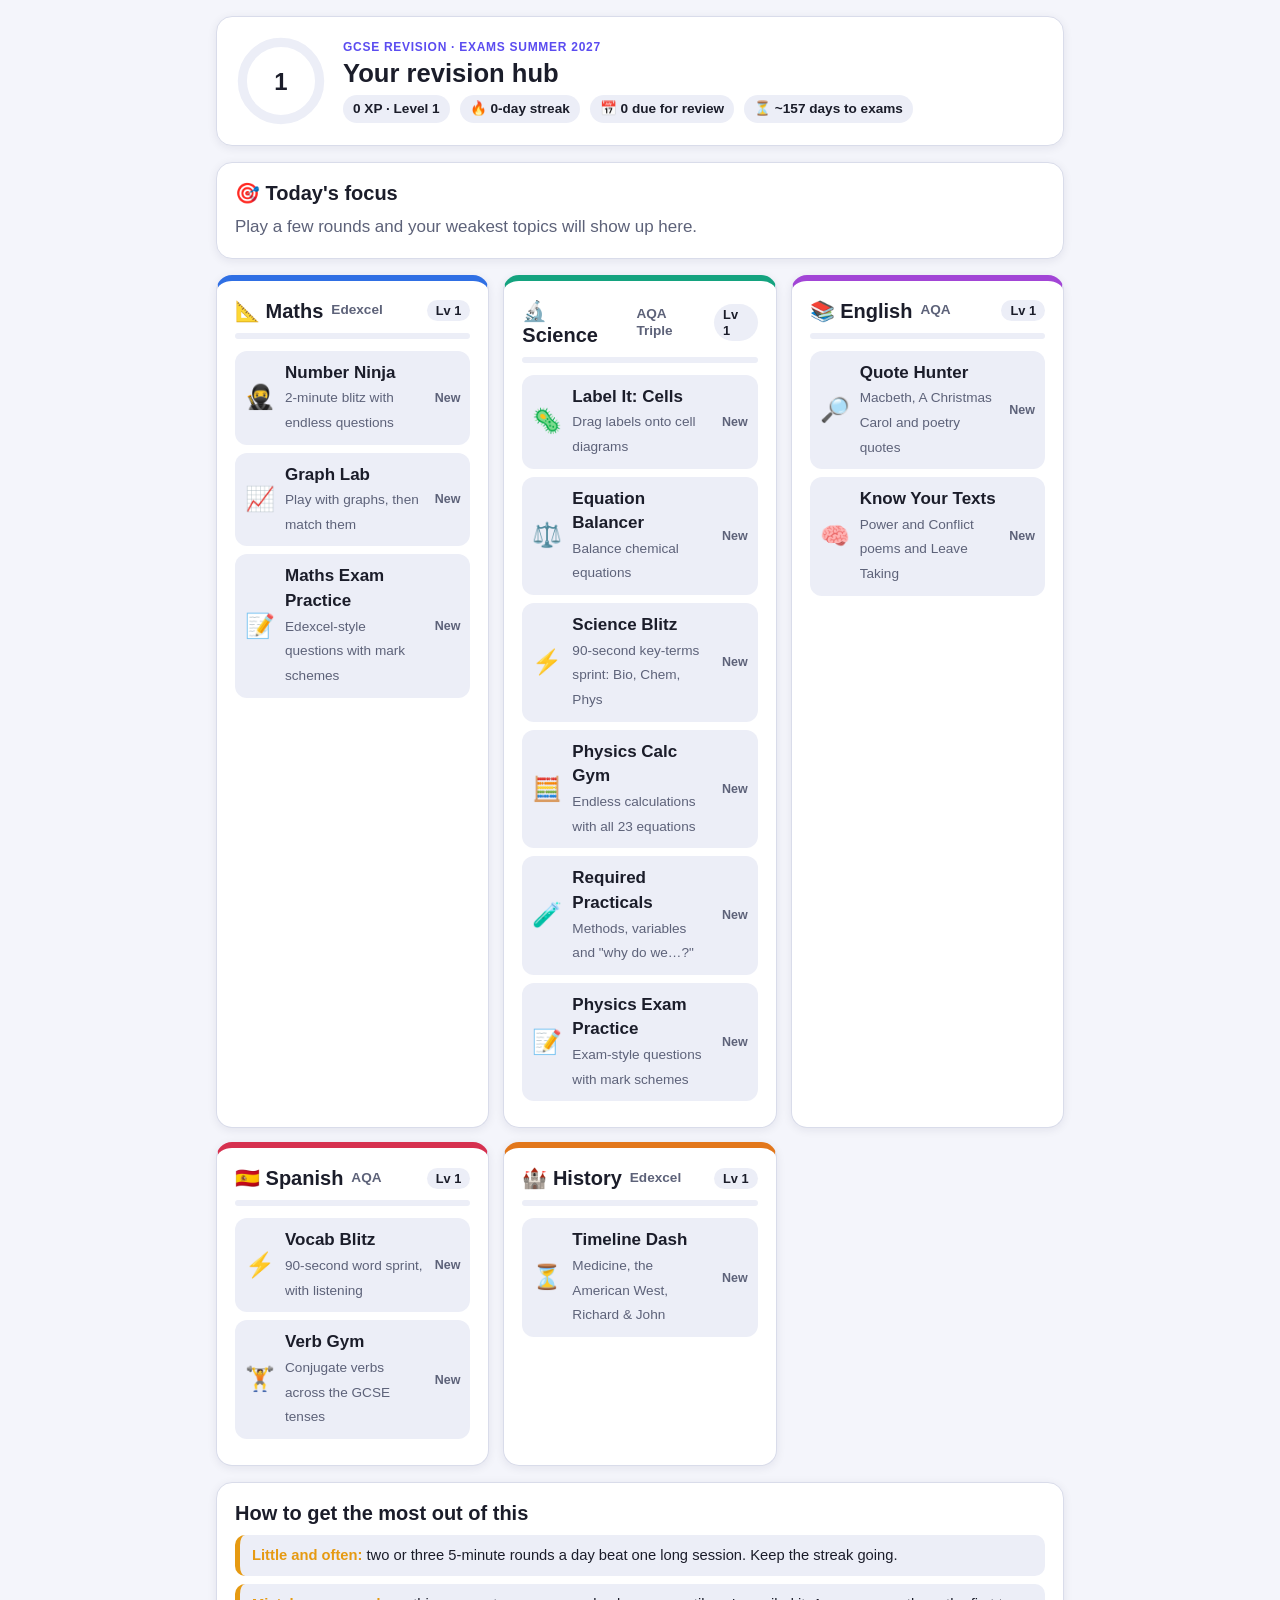
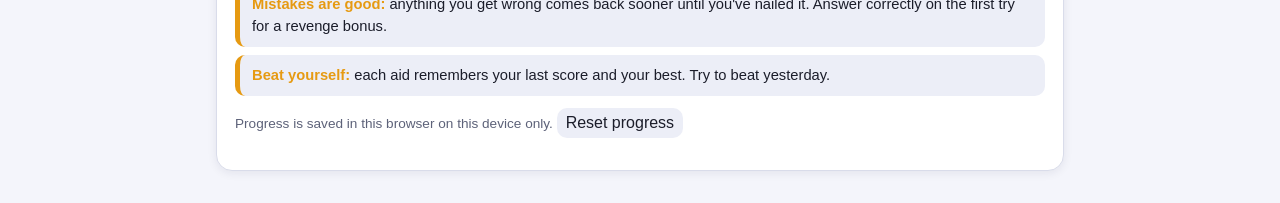
<file: index.html>
<!doctype html>
<html lang="en-GB">
<head>
<meta charset="utf-8">
<meta name="viewport" content="width=device-width, initial-scale=1">
<title>GCSE Revision Hub</title>
<link rel="stylesheet" href="styles.css">
<style>
  .hero { display: grid; grid-template-columns: auto 1fr; gap: 16px; align-items: center; }
  .ring { width: 92px; height: 92px; }
  .ring circle { fill: none; stroke-width: 10; }
  .ring .bg { stroke: var(--surface-2); }
  .ring .fg { stroke: var(--accent); stroke-linecap: round; transform: rotate(-90deg); transform-origin: 50% 50%; transition: stroke-dashoffset .6s; }
  .ring text { fill: var(--text); font-weight: 900; font-size: 26px; text-anchor: middle; dominant-baseline: central; }
  .subjects { display: grid; grid-template-columns: repeat(auto-fit, minmax(250px, 1fr)); gap: 14px; }
  .subject { border-top: 6px solid var(--c); margin: 0; }
  .subject h2 { display: flex; align-items: center; gap: 8px; }
  .subject .lvl { margin-left: auto; font-size: .8rem; background: var(--surface-2); border-radius: 999px; padding: 3px 9px; }
  .bar { height: 6px; background: var(--surface-2); border-radius: 9px; overflow: hidden; margin: 6px 0 12px; }
  .bar > div { height: 100%; background: var(--c); }
  .aid { display: flex; align-items: center; gap: 10px; text-decoration: none; color: var(--text); padding: 10px; border-radius: 12px; background: var(--surface-2); margin-bottom: 8px; transition: transform .1s; }
  .aid:hover { transform: translateX(3px); }
  .aid .ico { font-size: 1.5rem; width: 34px; text-align: center; }
  .aid b { display: block; }
  .aid .pb { margin-left: auto; font-size: .78rem; font-weight: 800; color: var(--muted); white-space: nowrap; }
  .soon { opacity: .6; }
  .weak li { margin-bottom: 4px; }
  .tips { display: grid; gap: 8px; }
</style>
</head>
<body>
<div class="wrap">
  <header class="card hero">
    <svg class="ring" viewBox="0 0 100 100" aria-hidden="true">
      <circle class="bg" cx="50" cy="50" r="42"/>
      <circle class="fg" id="ringfg" cx="50" cy="50" r="42" stroke-dasharray="263.9" stroke-dashoffset="263.9"/>
      <text x="50" y="50" id="ringlvl">1</text>
    </svg>
    <div>
      <div class="kicker" style="color:var(--accent)">GCSE Revision · Exams summer 2027</div>
      <h1 style="margin:2px 0 6px">Your revision hub</h1>
      <div class="row">
        <span class="chip" id="totalxp">0 XP</span>
        <span class="chip" id="streak">🔥 0-day streak</span>
        <span class="chip" id="due">📅 0 due today</span>
        <span class="chip" id="countdown"></span>
      </div>
    </div>
  </header>

  <section class="card" id="focus">
    <h2>🎯 Today's focus</h2>
    <div id="focusbody" class="muted">Play a few rounds and your weakest topics will show up here.</div>
  </section>

  <section class="subjects" id="subjects"></section>

  <section class="card" style="margin-top:16px">
    <h2>How to get the most out of this</h2>
    <div class="tips small">
      <div class="tip"><b>Little and often:</b> two or three 5-minute rounds a day beat one long session. Keep the streak going.</div>
      <div class="tip"><b>Mistakes are good:</b> anything you get wrong comes back sooner until you've nailed it. Answer correctly on the first try for a revenge bonus.</div>
      <div class="tip"><b>Beat yourself:</b> each aid remembers your last score and your best. Try to beat yesterday.</div>
    </div>
    <p class="small muted" style="margin-top:12px">Progress is saved in this browser on this device only. <button class="iconbtn small" id="reset">Reset progress</button></p>
  </section>
</div>

<script src="engine.js"></script>
<script>
(function () {
  const SUBJECTS = [
    { id: 'maths', board: 'Edexcel', name: 'Maths', icon: '📐', color: 'var(--maths)', aids: [
      { id: 'maths.ninja', href: 'maths/number-ninja.html', icon: '🥷', name: 'Number Ninja', desc: '2-minute blitz with endless questions' },
      { id: 'maths.graphlab', href: 'maths/graph-lab.html', icon: '📈', name: 'Graph Lab', desc: 'Play with graphs, then match them' },
      { id: 'maths.exam', href: 'maths/maths-exam.html', icon: '📝', name: 'Maths Exam Practice', desc: 'Edexcel-style questions with mark schemes' }
    ]},
    { id: 'science', board: 'AQA Triple', name: 'Science', icon: '🔬', color: 'var(--science)', aids: [
      { id: 'science.labelit', href: 'science/label-it.html', icon: '🦠', name: 'Label It: Cells', desc: 'Drag labels onto cell diagrams' },
      { id: 'science.balancer', href: 'science/equation-balancer.html', icon: '⚖️', name: 'Equation Balancer', desc: 'Balance chemical equations' },
      { id: 'science.blitz', href: 'science/science-blitz.html', icon: '⚡', name: 'Science Blitz', desc: '90-second key-terms sprint: Bio, Chem, Phys' },
      { id: 'science.calcgym', href: 'science/calc-gym.html', icon: '🧮', name: 'Physics Calc Gym', desc: 'Endless calculations with all 23 equations' },
      { id: 'science.practicals', href: 'science/practicals.html', icon: '🧪', name: 'Required Practicals', desc: 'Methods, variables and "why do we…?"' },
      { id: 'science.physexam', href: 'science/physics-exam.html', icon: '📝', name: 'Physics Exam Practice', desc: 'Exam-style questions with mark schemes' }
    ]},
    { id: 'english', board: 'AQA', name: 'English', icon: '📚', color: 'var(--english)', aids: [
      { id: 'english.quotes', href: 'english/quote-hunter.html', icon: '🔎', name: 'Quote Hunter', desc: 'Macbeth, A Christmas Carol and poetry quotes' },
      { id: 'english.know', href: 'english/know-your-texts.html', icon: '🧠', name: 'Know Your Texts', desc: 'Power and Conflict poems and Leave Taking' }
    ]},
    { id: 'spanish', board: 'AQA', name: 'Spanish', icon: '🇪🇸', color: 'var(--spanish)', aids: [
      { id: 'spanish.vocab', href: 'spanish/vocab-blitz.html', icon: '⚡', name: 'Vocab Blitz', desc: '90-second word sprint, with listening' },
      { id: 'spanish.verbs', href: 'spanish/verb-gym.html', icon: '🏋️', name: 'Verb Gym', desc: 'Conjugate verbs across the GCSE tenses' }
    ]},
    { id: 'history', board: 'Edexcel', name: 'History', icon: '🏰', color: 'var(--humanities)', aids: [
      { id: 'history.timeline', href: 'history/timeline-dash.html', icon: '⏳', name: 'Timeline Dash', desc: 'Medicine, the American West, Richard & John' }
    ]}
  ];

  function render() {
    const s = GCSE.state;
    const L = GCSE.levelInfo(s.xp);
    document.getElementById('ringlvl').textContent = L.level;
    document.getElementById('ringfg').setAttribute('stroke-dashoffset', 263.9 * (1 - L.pct));
    document.getElementById('totalxp').textContent = `${s.xp} XP · Level ${L.level}`;
    const st = GCSE.streak();
    document.getElementById('streak').textContent = `🔥 ${st}-day streak`;
    document.getElementById('due').textContent = `📅 ${GCSE.dueCount()} due for review`;

    // countdown to the start of the exam season (roughly mid-May)
    const exam = new Date(2027, 4, 10);
    const days = Math.ceil((exam - new Date()) / 86400000);
    document.getElementById('countdown').textContent = days > 0 ? `⏳ ~${days} days to exams` : '📝 Exam season';

    const host = document.getElementById('subjects');
    host.innerHTML = '';
    SUBJECTS.forEach((sub) => {
      const xp = s.subjects[sub.id] || 0, li = GCSE.levelInfo(xp);
      const card = GCSE.el('article', { class: 'card subject' + (sub.soon ? ' soon' : '') });
      card.style.setProperty('--c', sub.color);
      card.innerHTML = `
        <h2>${sub.icon} ${sub.name}${sub.board ? ` <span class="small muted" style="font-weight:700">${sub.board}</span>` : ''}${sub.soon ? '' : `<span class="lvl">Lv ${li.level}</span>`}</h2>
        ${sub.soon ? `<p class="muted small">${sub.soon}</p>` : `<div class="bar"><div style="width:${Math.round(li.pct * 100)}%"></div></div>`}
        ${sub.aids.map((a) => {
          const pb = GCSE.bestScore(a.id);
          return `<a class="aid" href="${a.href}"><span class="ico">${a.icon}</span><span><b>${a.name}</b><span class="small muted">${a.desc}</span></span><span class="pb">${pb ? '🏆 ' + pb : 'New'}</span></a>`;
        }).join('')}`;
      host.appendChild(card);
    });

    const weak = GCSE.weakTopics(null, 5);
    const fb = document.getElementById('focusbody');
    if (weak.length) {
      fb.className = '';
      fb.innerHTML = `<p class="small muted" style="margin-top:0">Your weakest areas from recent rounds:</p><ul class="weak">${weak.map((w) =>
        `<li><b>${GCSE.esc(w.label)}</b> <span class="muted small">(${Math.round(w.acc * 100)}% recently)</span></li>`).join('')}</ul>`;
    } else if (s.rounds > 0) {
      fb.className = '';
      fb.innerHTML = `<p style="margin:0">Nothing weak showing yet. Nice! Try a subject you haven't played today.</p>`;
    }
  }

  document.getElementById('reset').addEventListener('click', () => {
    if (confirm('Reset all XP, streaks, best scores and review history on this device?')) {
      try { localStorage.removeItem('gcse-revision-v1'); } catch (e) {}
      location.reload();
    }
  });
  GCSE.onChange(render);
  render();
})();
</script>
</body>
</html>
</file>
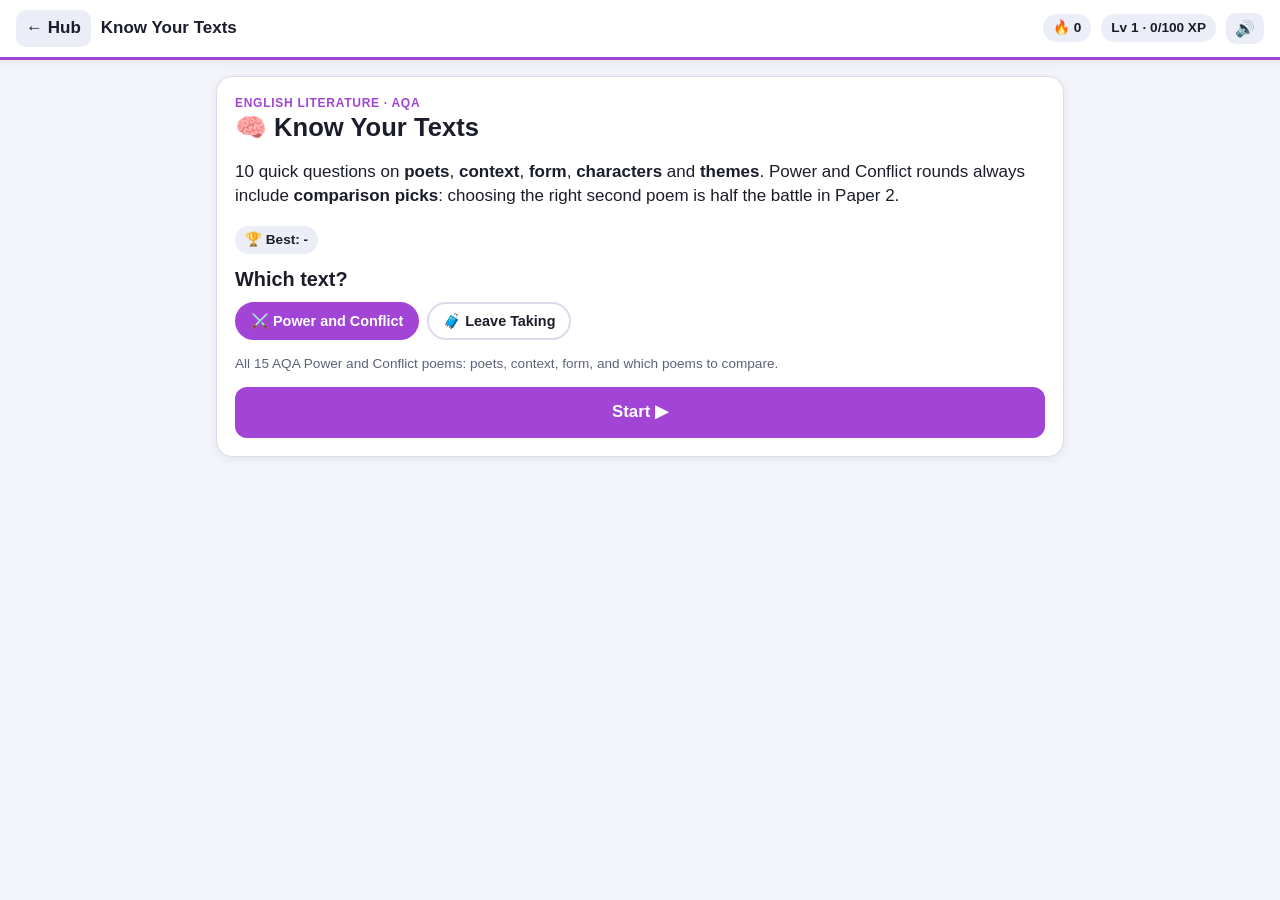
<file: english/know-your-texts.html>
<!doctype html>
<html lang="en-GB">
<head>
<meta charset="utf-8">
<meta name="viewport" content="width=device-width, initial-scale=1">
<title>Know Your Texts</title>
<link rel="stylesheet" href="../styles.css">
<style>
  .qtext { font-size: 1.2rem; font-weight: 700; line-height: 1.45; margin: 6px 0 14px; }
  .qtext .clue { display: block; font-family: Georgia, "Times New Roman", serif; font-weight: 400; font-size: 1.12rem; border-left: 5px solid var(--subj); padding: 6px 0 6px 14px; margin-top: 10px; }
  .choices .choice { text-align: left; }
  .combo { font-weight: 900; color: var(--subj); }
  .worth { font-size: .8rem; font-weight: 800; color: var(--subj); }
</style>
</head>
<body data-subject="english">
<main class="wrap">
  <section id="start" class="card">
    <div class="kicker">English Literature · AQA</div>
    <h1>🧠 Know Your Texts</h1>
    <p>10 quick questions on <b>poets</b>, <b>context</b>, <b>form</b>, <b>characters</b> and <b>themes</b>. Power and Conflict rounds always include <b>comparison picks</b>: choosing the right second poem is half the battle in Paper 2.</p>
    <div class="row small" id="targets"></div>
    <h3 style="margin-top:14px">Which text?</h3>
    <div class="pills" id="sets"></div>
    <p class="small muted" id="note"></p>
    <div style="margin-top:12px"><button class="btn block" id="go">Start ▶</button></div>
  </section>

  <section id="game" class="hidden card">
    <div class="hud">
      <span class="chip" id="prog"></span>
      <span class="chip combo" id="combo"></span>
      <span class="spacer"></span>
      <span class="chip">⭐ <span id="score">0</span></span>
    </div>
    <div class="kicker" id="kind"></div>
    <div id="body"></div>
    <div id="fb"></div>
  </section>
</main>

<script src="../engine.js"></script>
<script src="../content/texts.js"></script>
<script>
(function () {
  const AID = 'english.know', SUBJ = 'english';
  GCSE.mountHeader({ subject: SUBJ, title: 'Know Your Texts' });
  const $ = (id) => document.getElementById(id);
  const { esc, shuffle } = GCSE;
  const SETS = window.KNOW_TEXTS;
  let setId = SETS[0].id, g = null;
  try { const saved = localStorage.getItem('kyt-set'); if (SETS.some((s) => s.id === saved)) setId = saved; } catch (e) {}

  const key = (s, it) => `know.${s.id}.${it.id}`;
  const KIND = { poets: 'Who wrote it?', content: 'What is it about?', context: 'Context', form: 'Form and structure', comparing: 'Pick the comparison', characters: 'Characters', themes: 'Themes' };

  function renderStart() {
    const best = GCSE.bestScore(AID), last = GCSE.lastDayScore(AID);
    $('targets').innerHTML = `<span class="chip">🏆 Best: ${best || '-'}</span>` + (last ? `<span class="chip">🎯 Beat last time: ${last.score}</span>` : '');
    $('sets').innerHTML = SETS.map((s) => {
      const due = GCSE.dueCount(s.items.map((it) => key(s, it)));
      return `<button class="pill ${s.id === setId ? 'on' : ''}" data-id="${s.id}">${s.icon} ${esc(s.title)}${due ? ` · ${due} due` : ''}</button>`;
    }).join('');
    $('note').textContent = SETS.find((s) => s.id === setId).note;
  }
  $('sets').addEventListener('click', (e) => {
    const b = e.target.closest('.pill'); if (!b) return;
    setId = b.dataset.id;
    try { localStorage.setItem('kyt-set', setId); } catch (err) {}
    renderStart();
  });

  function buildRound(s) {
    const cmp = s.items.filter((it) => it.topic === 'comparing');
    const rest = s.items.filter((it) => it.topic !== 'comparing');
    const find = (k) => s.items.find((it) => key(s, it) === k);
    const nCmp = cmp.length ? 3 : 0;
    const a = GCSE.pickItems(rest.map((it) => key(s, it)), 10 - nCmp).map(find);
    const b = nCmp ? GCSE.pickItems(cmp.map((it) => key(s, it)), nCmp).map(find) : [];
    const round = shuffle(a);
    // spread the comparison questions through the round, with one at the end as a finale
    b.forEach((it, i) => round.splice(i === b.length - 1 ? round.length : 2 + i * 3, 0, it));
    return round;
  }

  function start() {
    const s = SETS.find((x) => x.id === setId);
    g = { s, round: buildRound(s), i: 0, score: 0, correct: 0, total: 0, combo: 0, xp: 0, mistakes: [] };
    $('start').classList.add('hidden'); $('game').classList.remove('hidden'); window.scrollTo(0, 0);
    show();
  }
  const mult = () => (g.combo >= 3 ? 2 : 1);
  function hud() {
    $('prog').textContent = `${g.i + 1} / ${g.round.length}`;
    $('score').textContent = g.score;
    $('combo').textContent = g.combo >= 3 ? '🔥 ×2 combo' : `combo ${g.combo}/3`;
  }

  function show() {
    const it = g.round[g.i], worth = it.worth || 10;
    $('fb').innerHTML = '';
    hud();
    $('kind').innerHTML = `${KIND[it.topic] || 'Question'} <span class="worth">· ${worth} pts</span>`;
    $('body').innerHTML = `<div class="qtext">${it.q}</div><div class="choices" id="mc">${shuffle([it.a].concat(it.wrong)).map((o) => `<button class="choice">${esc(o)}</button>`).join('')}</div>`;
    $('mc').addEventListener('click', (e) => {
      const b = e.target.closest('.choice'); if (!b || $('mc').dataset.done) return;
      $('mc').dataset.done = '1';
      [...$('mc').children].forEach((c) => { c.disabled = true; if (c.textContent === it.a) c.classList.add('correct'); });
      const ok = b.textContent === it.a;
      if (!ok) b.classList.add('wrong');
      answer(it, ok, worth);
    });
  }

  function answer(it, ok, worth) {
    const k = key(g.s, it), revenge = ok && GCSE.wasWrong(k);
    GCSE.grade(k, ok);
    GCSE.topic(`english.${g.s.id}.${it.topic}`, `${g.s.title}: ${g.s.topics[it.topic]}`, ok);
    g.total++;
    if (ok) {
      g.combo++; g.correct++;
      const pts = worth * mult() + (revenge ? 5 : 0);
      g.score += pts; g.xp += 2;
      GCSE.sound('good');
      $('fb').innerHTML = `<div class="feedback good">Correct! +${pts}${revenge ? ' 💥 includes a revenge bonus' : ''}<div class="why">${esc(it.why)}</div></div>`;
    } else {
      g.combo = 0;
      GCSE.sound('bad');
      $('fb').innerHTML = `<div class="feedback bad">The answer: ${esc(it.a)}<div class="why">${esc(it.why)}</div></div>`;
      g.mistakes.push({ q: it.q.replace(/<br>/g, ' '), a: esc(it.a), why: esc(it.why) });
    }
    hud();
    $('fb').insertAdjacentHTML('beforeend', `<div class="row" style="margin-top:10px"><button class="btn" id="next">${g.i + 1 < g.round.length ? 'Next →' : 'Finish'}</button></div>`);
    $('next').focus();
    $('next').addEventListener('click', () => { g.i++; g.i < g.round.length ? show() : end(); });
  }

  function end() {
    const d = g;
    GCSE.summary({ aid: AID, subject: SUBJ, score: d.score, correct: d.correct, total: d.total, xp: d.xp, mistakes: d.mistakes,
      onAgain: () => { renderStart(); start(); } });
  }

  $('go').addEventListener('click', start);
  renderStart();
})();
</script>
</body>
</html>
</file>
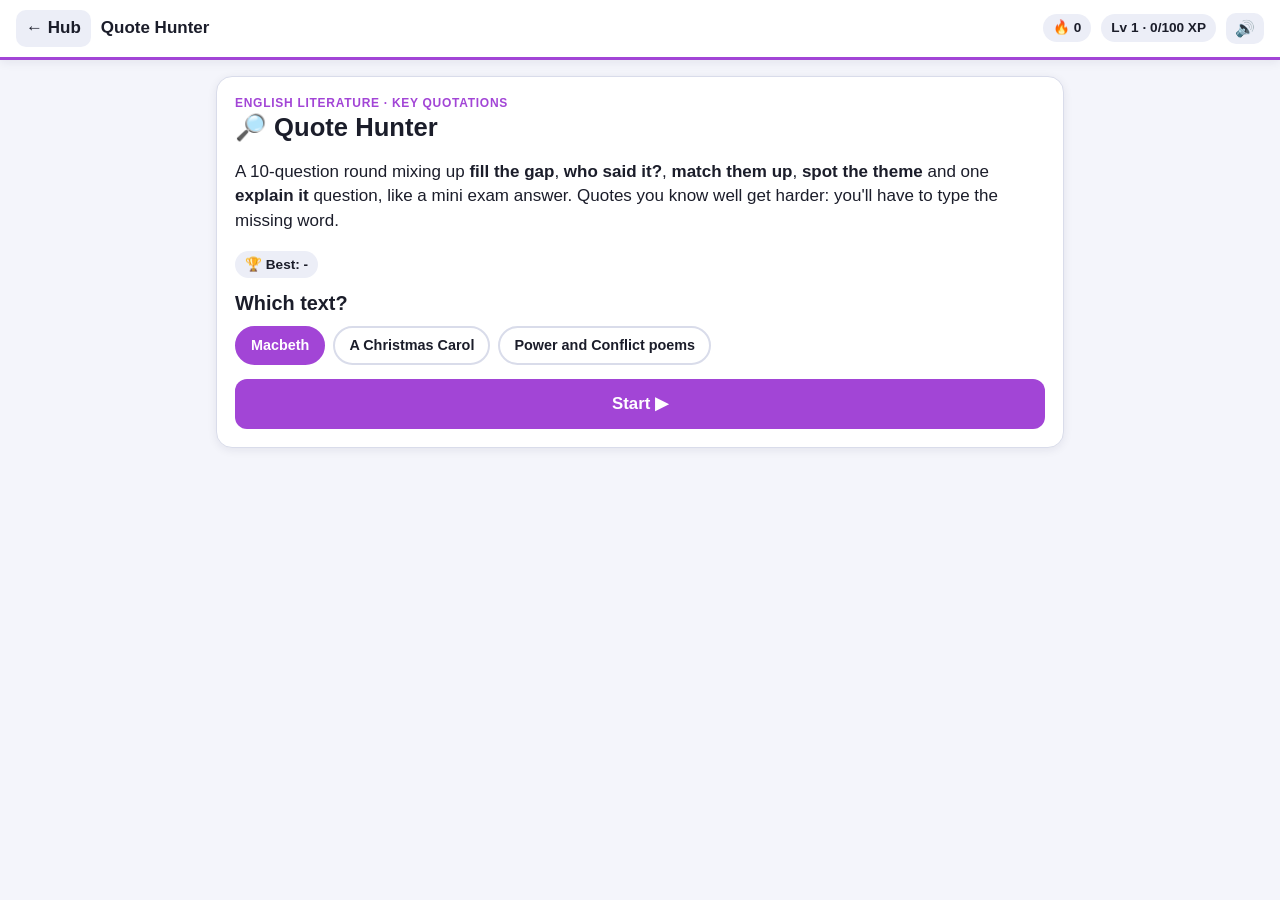
<file: english/quote-hunter.html>
<!doctype html>
<html lang="en-GB">
<head>
<meta charset="utf-8">
<meta name="viewport" content="width=device-width, initial-scale=1">
<title>Quote Hunter</title>
<link rel="stylesheet" href="../styles.css">
<style>
  .quote { font-family: Georgia, "Times New Roman", serif; font-size: 1.35rem; line-height: 1.5; border-left: 5px solid var(--subj); padding: 6px 0 6px 14px; margin: 8px 0 16px; }
  .quote .gap { display: inline-block; min-width: 90px; border-bottom: 3px solid var(--subj); color: var(--subj); font-weight: 800; text-align: center; }
  .meta { font-size: .85rem; color: var(--muted); margin-top: -8px; margin-bottom: 12px; }
  .match { display: grid; grid-template-columns: 1fr 1fr; gap: 10px; }
  .match .col { display: flex; flex-direction: column; gap: 8px; }
  .match .choice { font-size: .92rem; }
  .match .choice.q { font-family: Georgia, serif; }
  .match .choice.sel { border-color: var(--subj); background: var(--surface-2); }
  .points label { display: flex; gap: 10px; align-items: flex-start; background: var(--surface-2); border-radius: 10px; padding: 10px; margin-bottom: 8px; cursor: pointer; }
  .points input { width: 22px; height: 22px; flex: none; accent-color: var(--subj); }
  .combo { font-weight: 900; color: var(--subj); }
</style>
</head>
<body data-subject="english">
<main class="wrap">
  <section id="start" class="card">
    <div class="kicker">English Literature · Key quotations</div>
    <h1>🔎 Quote Hunter</h1>
    <p>A 10-question round mixing up <b>fill the gap</b>, <b>who said it?</b>, <b>match them up</b>, <b>spot the theme</b> and one <b>explain it</b> question, like a mini exam answer. Quotes you know well get harder: you'll have to type the missing word.</p>
    <div class="row small" id="targets"></div>
    <h3 style="margin-top:14px">Which text?</h3>
    <div class="pills" id="texts"></div>
    <p class="small muted" id="textnote"></p>
    <div style="margin-top:12px"><button class="btn block" id="go">Start ▶</button></div>
  </section>

  <section id="game" class="hidden card">
    <div class="hud">
      <span class="chip" id="prog"></span>
      <span class="chip combo" id="combo"></span>
      <span class="spacer"></span>
      <span class="chip">⭐ <span id="score">0</span></span>
    </div>
    <div class="kicker" id="kind"></div>
    <div id="body"></div>
    <div id="fb"></div>
  </section>
</main>

<script src="../engine.js"></script>
<script src="../content/quotes.js"></script>
<script>
(function () {
  const AID = 'english.quotes', SUBJ = 'english';
  GCSE.mountHeader({ subject: SUBJ, title: 'Quote Hunter' });
  const $ = (id) => document.getElementById(id);
  const { esc, shuffle, pick } = GCSE;
  const TEXTS = window.QUOTE_TEXTS;
  let textId = TEXTS[0].id, g = null;
  try { const saved = localStorage.getItem('qh-text'); if (TEXTS.some((t) => t.id === saved)) textId = saved; } catch (e) {}

  const key = (t, q) => `quote.${t.id}.${q.id}`;
  const full = (q) => q.text.replace(/[{}]/g, '');
  const gapWord = (q) => q.text.match(/\{(.+?)\}/)[1];
  const withGap = (q) => esc(q.text).replace(/\{(.+?)\}/, '<span class="gap">?</span>');
  const short = (s, n) => { const w = s.split(' '); return w.length > n ? w.slice(0, n).join(' ') + '…' : s; };

  function renderStart() {
    const best = GCSE.bestScore(AID), last = GCSE.lastDayScore(AID);
    $('targets').innerHTML = `<span class="chip">🏆 Best: ${best || '-'}</span>` + (last ? `<span class="chip">🎯 Beat last time: ${last.score}</span>` : '');
    $('texts').innerHTML = TEXTS.map((t) => {
      const due = GCSE.dueCount(t.quotes.map((q) => key(t, q)));
      return `<button class="pill ${t.id === textId ? 'on' : ''}" data-id="${t.id}">${t.title}${due ? ` · ${due} due` : ''}</button>`;
    }).join('');
    const cur = TEXTS.find((t) => t.id === textId);
    $('textnote').textContent = cur.note || '';
  }
  $('texts').addEventListener('click', (e) => { const b = e.target.closest('.pill'); if (b) { textId = b.dataset.id; try { localStorage.setItem('qh-text', textId); } catch (err) {} renderStart(); } });

  // ---------- build a round ----------
  function buildRound(t) {
    const ids = GCSE.pickItems(t.quotes.map((q) => key(t, q)), 9);
    const qs = ids.map((k) => t.quotes.find((q) => key(t, q) === k));
    const round = [];
    qs.slice(0, 4).forEach((q) => round.push({ type: 'gap', q }));
    qs.slice(4, 6).forEach((q) => round.push({ type: 'who', q }));
    qs.slice(6, 8).forEach((q) => round.push({ type: 'theme', q }));
    const mixed = shuffle(round);
    // match-up: 4 quotes with different speakers
    const pool = shuffle(t.quotes), used = new Set(), pairs = [];
    for (const q of pool) { if (!used.has(q.speaker)) { used.add(q.speaker); pairs.push(q); } if (pairs.length === 4) break; }
    mixed.splice(4, 0, { type: 'match', pairs });
    mixed.push({ type: 'explain', q: qs[8] || pick(t.quotes) });
    return mixed;
  }

  function start() {
    const t = TEXTS.find((x) => x.id === textId);
    g = { t, round: buildRound(t), i: 0, score: 0, correct: 0, total: 0, combo: 0, xp: 0, mistakes: [] };
    $('start').classList.add('hidden'); $('game').classList.remove('hidden');
    show();
  }
  const mult = () => (g.combo >= 3 ? 2 : 1);
  function hud() {
    $('prog').textContent = `${g.i + 1} / ${g.round.length}`;
    $('score').textContent = g.score;
    $('combo').textContent = g.combo >= 3 ? `🔥 ×2 combo` : `combo ${g.combo}/3`;
  }

  function show() {
    const item = g.round[g.i];
    $('fb').innerHTML = '';
    hud();
    ({ gap: showGap, who: showWho, theme: showTheme, match: showMatch, explain: showExplain })[item.type](item);
  }
  function meta(q) { return `<div class="meta">${esc(q.speaker)} · ${esc(q.where)}</div>`; }

  // ---------- answer handling ----------
  function answer(item, ok, base, correctText, why) {
    const q = item.q, k = key(g.t, q);
    const revenge = ok && GCSE.wasWrong(k);
    GCSE.grade(k, ok);
    GCSE.topic('english.' + g.t.id, g.t.title + ' quotes', ok);
    g.total++;
    if (ok) {
      g.combo++; g.correct++;
      const pts = base * mult() + (revenge ? 5 : 0);
      g.score += pts; g.xp += 2;
      GCSE.sound('good');
      $('fb').innerHTML = `<div class="feedback good">Correct! +${pts}${revenge ? ' 💥 includes a revenge bonus' : ''}<div class="why">“${esc(full(q))}” · ${esc(q.speaker)}, ${esc(q.where)}</div></div>`;
    } else {
      g.combo = 0;
      GCSE.sound('bad');
      $('fb').innerHTML = `<div class="feedback bad">The answer: ${esc(correctText)}<div class="why">“${esc(full(q))}” · ${esc(q.speaker)}, ${esc(q.where)}${why ? `<br>${why}` : ''}</div></div>`;
      g.mistakes.push({ q: `“${esc(full(q))}”`, a: `${esc(q.speaker)}, ${esc(q.where)}`, why: `Technique: ${esc(q.technique)}. Themes: ${esc(q.themes.join(', '))}` });
    }
    hud();
    nextBtn();
  }
  function nextBtn() {
    $('fb').insertAdjacentHTML('beforeend', `<div class="row" style="margin-top:10px"><button class="btn" id="next">${g.i + 1 < g.round.length ? 'Next →' : 'Finish'}</button></div>`);
    $('next').focus();
    $('next').addEventListener('click', () => { g.i++; g.i < g.round.length ? show() : end(); });
  }
  function mcq(options, correct, onPick) {
    $('body').insertAdjacentHTML('beforeend', `<div class="choices" id="mc">${options.map((o) => `<button class="choice">${esc(o)}</button>`).join('')}</div>`);
    $('mc').addEventListener('click', (e) => {
      const b = e.target.closest('.choice'); if (!b || $('mc').dataset.done) return;
      $('mc').dataset.done = '1';
      [...$('mc').children].forEach((c) => { c.disabled = true; if (c.textContent === correct) c.classList.add('correct'); });
      const ok = b.textContent === correct;
      if (!ok) b.classList.add('wrong');
      onPick(ok);
    });
  }

  // ---------- question types ----------
  function showGap(item) {
    const q = item.q, word = gapWord(q), b = GCSE.box(key(g.t, q));
    const typeIt = b && b.box >= 3; // they know it: make them recall, not recognise
    $('kind').textContent = typeIt ? 'Fill the gap · type it' : 'Fill the gap';
    $('body').innerHTML = `<div class="quote">${withGap(q)}</div>${meta(q)}`;
    if (typeIt) {
      $('body').insertAdjacentHTML('beforeend', `<form id="tf" class="row" style="flex-wrap:nowrap" autocomplete="off"><input class="answer" id="tin" placeholder="Missing word" autocapitalize="off"><button class="btn" style="flex:none">✓</button></form>`);
      $('tin').focus();
      $('tf').addEventListener('submit', (e) => {
        e.preventDefault();
        if ($('tin').disabled || !$('tin').value.trim()) return;
        $('tin').disabled = true;
        answer(item, GCSE.fuzzyEqual($('tin').value, word), 15, word);
      });
    } else {
      mcq(shuffle([word].concat(q.wrong)), word, (ok) => answer(item, ok, 10, word));
    }
  }
  function showWho(item) {
    const q = item.q;
    $('kind').textContent = g.t.whoLabel || 'Who said it?';
    $('body').innerHTML = `<div class="quote">${esc(full(q))}</div>`;
    const others = shuffle(g.t.characters.filter((c) => c !== q.speaker)).slice(0, 3);
    mcq(shuffle([q.speaker].concat(others)), q.speaker, (ok) => answer(item, ok, 10, q.speaker, `Context: ${esc(q.where)}.`));
  }
  function showTheme(item) {
    const q = item.q, right = pick(q.themes);
    $('kind').textContent = 'Spot the theme';
    $('body').innerHTML = `<div class="quote">${esc(full(q))}</div>${meta(q)}<p style="margin-top:0"><b>Which theme does this quote show best?</b></p>`;
    const others = shuffle(g.t.themes.filter((th) => !q.themes.includes(th))).slice(0, 3);
    mcq(shuffle([right].concat(others)), right, (ok) => answer(item, ok, 10, right, `Technique: ${esc(q.technique)}.`));
  }

  function showMatch(item) {
    $('kind').textContent = g.t.whoLabel ? 'Match them up · tap a quote, then its poem' : 'Match them up · tap a quote, then who said it';
    const left = shuffle(item.pairs), right = shuffle(item.pairs.map((q) => q.speaker));
    $('body').innerHTML = `<div class="match"><div class="col" id="ml">${left.map((q, i) => `<button class="choice q" data-i="${item.pairs.indexOf(q)}">${esc(short(full(q), 9))}</button>`).join('')}</div>
      <div class="col" id="mr">${right.map((s) => `<button class="choice" data-s="${esc(s)}">${esc(s)}</button>`).join('')}</div></div>`;
    let sel = null, matched = 0, firstTry = 0;
    const missed = new Set();
    $('ml').addEventListener('click', (e) => {
      const b = e.target.closest('.choice'); if (!b || b.disabled) return;
      [...$('ml').children].forEach((c) => c.classList.remove('sel'));
      sel = b; b.classList.add('sel');
    });
    $('mr').addEventListener('click', (e) => {
      const b = e.target.closest('.choice'); if (!b || b.disabled) return;
      if (!sel) { GCSE.toast('Tap a quote first'); return; }
      const q = item.pairs[+sel.dataset.i];
      if (q.speaker === b.dataset.s) {
        sel.classList.remove('sel'); sel.classList.add('correct'); b.classList.add('correct');
        sel.disabled = true; b.disabled = true;
        GCSE.sound('good');
        if (!missed.has(q.id)) firstTry++;
        GCSE.grade(key(g.t, q), !missed.has(q.id));
        sel = null; matched++;
        if (matched === item.pairs.length) {
          const pts = firstTry * 5;
          g.score += pts; g.total += item.pairs.length; g.correct += firstTry; g.xp += firstTry;
          GCSE.topic('english.' + g.t.id, g.t.title + ' quotes', firstTry >= 3);
          $('fb').innerHTML = `<div class="feedback ${firstTry === item.pairs.length ? 'good' : 'bad'}">${firstTry}/${item.pairs.length} matched first time. +${pts}</div>`;
          hud(); nextBtn();
        }
      } else {
        missed.add(q.id);
        GCSE.sound('bad');
        b.classList.add('wrong', 'shake'); setTimeout(() => b.classList.remove('wrong', 'shake'), 450);
        if (!g.mistakes.find((m) => m.q.includes(esc(full(q))))) g.mistakes.push({ q: `“${esc(full(q))}”`, a: esc(q.speaker), why: esc(q.where) });
      }
    });
  }

  function showExplain(item) {
    const q = item.q, theme = pick(q.themes);
    $('kind').textContent = 'Explain it · mini exam answer';
    $('body').innerHTML = `<div class="quote">${esc(full(q))}</div>${meta(q)}
      <p style="margin-top:0"><b>How does ${esc(g.t.author)} present ${esc(theme.toLowerCase())} in this quote?</b></p>
      <div class="tip" style="margin-bottom:10px"><b>Aim for:</b> name the technique → zoom in on a key word → explain the effect → link to context.</div>
      <textarea id="ex" placeholder="Write 2–3 sentences…"></textarea>
      <div class="row" style="margin-top:10px"><button class="btn" id="reveal">Compare with model points</button></div>`;
    $('reveal').addEventListener('click', () => {
      const written = $('ex').value.trim();
      if (written.length < 15) { GCSE.toast('Have a proper go first: at least a sentence!'); return; }
      $('ex').disabled = true; $('reveal').remove();
      $('body').insertAdjacentHTML('beforeend', `<h3 style="margin-top:14px">Tick the points you made</h3>
        <p class="small muted" style="margin-top:-6px">Technique: <b>${esc(q.technique)}</b>. Be honest: it's how you learn.</p>
        <div class="points" id="pts">${q.points.map((p, i) => `<label><input type="checkbox" data-i="${i}"> <span>${esc(p)}</span></label>`).join('')}
        <label><input type="checkbox" data-i="t"> <span>I named the technique (${esc(q.technique.toLowerCase())})</span></label></div>
        <div class="row"><button class="btn" id="mark">Done</button></div>`);
      $('mark').addEventListener('click', () => {
        const ticks = [...document.querySelectorAll('#pts input:checked')].length;
        const pts = ticks * 5;
        g.score += pts; g.total++; g.xp += ticks * 2;
        const ok = ticks >= 2;
        if (ok) g.correct++;
        GCSE.grade(key(g.t, q), ok);
        GCSE.topic('english.analysis', 'Explaining quotes (analysis)', ok);
        GCSE.sound(ok ? 'good' : 'bad');
        $('mark').disabled = true;
        $('fb').innerHTML = `<div class="feedback ${ok ? 'good' : 'bad'}">${ticks} point${ticks === 1 ? '' : 's'} covered. +${pts}<div class="why">${ok ? 'Good analysis. In the exam, embed the quote in your sentence.' : 'Try to hit at least two points. Re-read the model points above before you finish.'}</div></div>`;
        hud(); nextBtn();
      });
    });
  }

  function end() {
    const done = g;
    GCSE.summary({ aid: AID, subject: SUBJ, score: done.score, correct: done.correct, total: done.total, xp: done.xp, mistakes: done.mistakes,
      onAgain: () => { renderStart(); start(); } });
  }

  $('go').addEventListener('click', start);
  renderStart();
})();
</script>
</body>
</html>
</file>
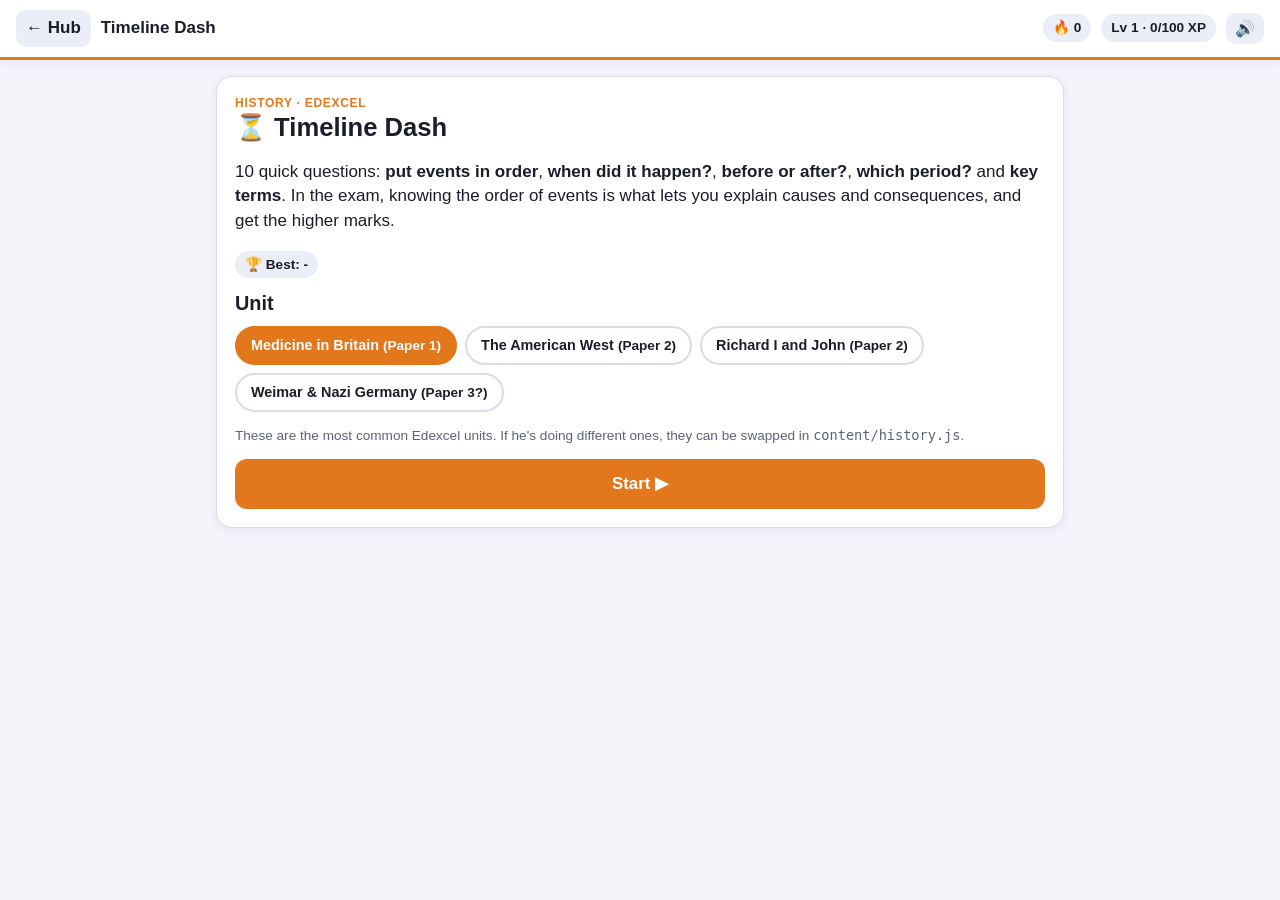
<file: history/timeline-dash.html>
<!doctype html>
<html lang="en-GB">
<head>
<meta charset="utf-8">
<meta name="viewport" content="width=device-width, initial-scale=1">
<title>Timeline Dash</title>
<link rel="stylesheet" href="../styles.css">
<style>
  .ev { font-size: 1.25rem; font-weight: 800; text-align: center; margin: 8px 0 14px; line-height: 1.35; }
  .vs { text-align: center; font-weight: 900; color: var(--muted); margin: 6px 0; }
  .order { display: flex; flex-direction: column; gap: 8px; }
  .order .choice { display: flex; gap: 12px; align-items: center; }
  .order .num { flex: none; width: 34px; height: 34px; border-radius: 50%; display: grid; place-items: center; font-weight: 900; background: var(--surface-2); color: var(--muted); }
  .order .choice.picked .num { background: var(--subj); color: #fff; }
  .order .date { margin-left: auto; font-weight: 900; color: var(--subj); white-space: nowrap; }
  .tl { list-style: none; padding: 0; margin: 10px 0 0; border-left: 4px solid var(--subj); }
  .tl li { position: relative; padding: 4px 0 8px 16px; font-size: .92rem; }
  .tl li::before { content: ''; position: absolute; left: -9px; top: 9px; width: 14px; height: 14px; border-radius: 50%; background: var(--subj); }
  .tl b { color: var(--subj); }
  .combo { font-weight: 900; color: var(--subj); }
</style>
</head>
<body data-subject="history">
<main class="wrap">
  <section id="start" class="card">
    <div class="kicker">History · Edexcel</div>
    <h1>⏳ Timeline Dash</h1>
    <p>10 quick questions: <b>put events in order</b>, <b>when did it happen?</b>, <b>before or after?</b>, <b>which period?</b> and <b>key terms</b>. In the exam, knowing the order of events is what lets you explain causes and consequences, and get the higher marks.</p>
    <div class="row small" id="targets"></div>
    <h3 style="margin-top:14px">Unit</h3>
    <div class="pills" id="units"></div>
    <p class="small muted">These are the most common Edexcel units. If he's doing different ones, they can be swapped in <code>content/history.js</code>.</p>
    <div style="margin-top:12px"><button class="btn block" id="go">Start ▶</button></div>
  </section>

  <section id="game" class="hidden card">
    <div class="hud">
      <span class="chip" id="prog"></span>
      <span class="chip combo" id="combo"></span>
      <span class="spacer"></span>
      <span class="chip">⭐ <span id="score">0</span></span>
    </div>
    <div class="kicker" id="kind"></div>
    <div id="body"></div>
    <div id="fb"></div>
  </section>
</main>

<script src="../engine.js"></script>
<script src="../content/history.js"></script>
<script>
(function () {
  const AID = 'history.timeline', SUBJ = 'history';
  GCSE.mountHeader({ subject: SUBJ, title: 'Timeline Dash' });
  const $ = (id) => document.getElementById(id);
  const { esc, shuffle, pick } = GCSE;
  const UNITS = window.HISTORY_UNITS;
  let unitId = GCSE.state.histUnit || UNITS[0].id, g = null;

  const ekey = (u, e) => `hist.${u.id}.ev.${e.id}`;
  const tkey = (u, t) => `hist.${u.id}.term.${t[0].toLowerCase().replace(/[^a-z0-9]+/g, '-')}`;
  const yr = (e) => Math.floor(e.y);

  function renderStart() {
    const best = GCSE.bestScore(AID), last = GCSE.lastDayScore(AID);
    $('targets').innerHTML = `<span class="chip">🏆 Best: ${best || '-'}</span>` + (last ? `<span class="chip">🎯 Beat last time: ${last.score}</span>` : '');
    $('units').innerHTML = UNITS.map((u) => {
      const due = GCSE.dueCount(u.events.map((e) => ekey(u, e)).concat(u.terms.map((t) => tkey(u, t))));
      return `<button class="pill ${u.id === unitId ? 'on' : ''}" data-id="${u.id}">${esc(u.title)} <span class="small">(${u.paper})</span>${due ? ` · ${due} due` : ''}</button>`;
    }).join('');
  }
  $('units').addEventListener('click', (e) => { const b = e.target.closest('.pill'); if (b) { unitId = b.dataset.id; GCSE.state.histUnit = unitId; GCSE.save(); renderStart(); } });

  // events with distinct years, so ordering questions are always fair
  // picked from a cluster of nearby events, so it's a real test of chronology
  function distinctYears(list, n) {
    const out = [], used = new Set(), anchor = pick(list);
    const byDist = list.slice().sort((a, b) => Math.abs(a.y - anchor.y) - Math.abs(b.y - anchor.y));
    for (const e of shuffle(byDist.slice(0, 9)).concat(byDist.slice(9))) { if (!used.has(yr(e))) { used.add(yr(e)); out.push(e); } if (out.length === n) break; }
    return out;
  }

  function buildRound(u) {
    const evIds = GCSE.pickItems(u.events.map((e) => ekey(u, e)), 6).map((k) => u.events.find((e) => ekey(u, e) === k));
    const tIds = GCSE.pickItems(u.terms.map((t) => tkey(u, t)), 2).map((k) => u.terms.find((t) => tkey(u, t) === k));
    const r = [];
    r.push({ type: 'when', e: evIds[0] }, { type: 'when', e: evIds[1] });
    r.push({ type: 'period', e: evIds[2] }, { type: 'period', e: evIds[3] });
    r.push({ type: 'ba', e: evIds[4] }, { type: 'ba', e: evIds[5] });
    r.push({ type: 'term', t: tIds[0] }, { type: 'term', t: tIds[1], rev: true });
    const mixed = shuffle(r);
    mixed.splice(3, 0, { type: 'order' });
    mixed.push({ type: 'order' });
    return mixed;
  }

  function start() {
    const u = UNITS.find((x) => x.id === unitId);
    g = { u, round: buildRound(u), i: 0, score: 0, correct: 0, total: 0, combo: 0, xp: 0, mistakes: [] };
    $('start').classList.add('hidden'); $('game').classList.remove('hidden'); window.scrollTo(0, 0);
    show();
  }
  const mult = () => (g.combo >= 3 ? 2 : 1);
  function hud() {
    $('prog').textContent = `${g.i + 1} / ${g.round.length}`;
    $('score').textContent = g.score;
    $('combo').textContent = g.combo >= 3 ? '🔥 ×2 combo' : `combo ${g.combo}/3`;
  }
  function show() {
    $('fb').innerHTML = '';
    hud();
    const it = g.round[g.i];
    ({ when: showWhen, period: showPeriod, ba: showBA, term: showTerm, order: showOrder })[it.type](it);
  }

  function result(ok, base, key, topicLabel, wrongText, why) {
    const revenge = ok && key && GCSE.wasWrong(key);
    if (key) GCSE.grade(key, ok);
    GCSE.topic(`history.${g.u.id}.${topicLabel.id}`, `${g.u.short}: ${topicLabel.name}`, ok);
    g.total++;
    if (ok) {
      g.combo++; g.correct++;
      const pts = base * mult() + (revenge ? 5 : 0);
      g.score += pts; g.xp += 2;
      GCSE.sound('good');
      $('fb').innerHTML = `<div class="feedback good">Correct! +${pts}${revenge ? ' 💥 revenge bonus' : ''}${why ? `<div class="why">${why}</div>` : ''}</div>`;
    } else {
      g.combo = 0;
      GCSE.sound('bad');
      $('fb').innerHTML = `<div class="feedback bad">${wrongText}${why ? `<div class="why">${why}</div>` : ''}</div>`;
    }
    hud(); nextBtn();
  }
  function nextBtn() {
    $('fb').insertAdjacentHTML('beforeend', `<div class="row" style="margin-top:10px"><button class="btn" id="next">${g.i + 1 < g.round.length ? 'Next →' : 'Finish'}</button></div>`);
    $('next').focus();
    $('next').addEventListener('click', () => { g.i++; g.i < g.round.length ? show() : end(); });
  }
  function mcq(options, correct, onPick) {
    $('body').insertAdjacentHTML('beforeend', `<div class="choices" id="mc">${options.map((o) => `<button class="choice" data-v="${esc(o)}">${esc(o)}</button>`).join('')}</div>`);
    $('mc').addEventListener('click', (e) => {
      const b = e.target.closest('.choice'); if (!b || $('mc').dataset.done) return;
      $('mc').dataset.done = '1';
      [...$('mc').children].forEach((c) => { c.disabled = true; if (c.dataset.v === correct) c.classList.add('correct'); });
      const ok = b.dataset.v === correct;
      if (!ok) b.classList.add('wrong');
      onPick(ok);
    });
  }
  const evWhy = (e) => `<b>${esc(e.date)}:</b> ${esc(e.text)}. ${esc(e.why)}`;
  const miss = (e) => g.mistakes.push({ q: esc(e.text), a: esc(e.date), why: esc(e.why) });

  // ---------- question types ----------
  function showWhen(it) {
    const e = it.e;
    $('kind').textContent = 'When did it happen?';
    $('body').innerHTML = `<div class="ev">${esc(e.text)}</div>`;
    // distractors: nearby events with a different year
    const near = g.u.events.filter((x) => yr(x) !== yr(e)).sort((a, b) => Math.abs(a.y - e.y) - Math.abs(b.y - e.y));
    const labels = [];
    for (const x of shuffle(near.slice(0, 7))) { if (!labels.includes(x.date) && labels.length < 3) labels.push(x.date); }
    mcq(shuffle([e.date].concat(labels)), e.date, (ok) => {
      if (!ok) miss(e);
      result(ok, 10, ekey(g.u, e), { id: 'dates', name: 'dates' }, `It was <b>${esc(e.date)}</b>.`, evWhy(e));
    });
  }
  function showPeriod(it) {
    const e = it.e;
    $('kind').textContent = 'Which period?';
    $('body').innerHTML = `<div class="ev">${esc(e.text)}</div>`;
    mcq(g.u.periods.slice(), g.u.periods[e.p], (ok) => {
      if (!ok) miss(e);
      result(ok, 10, ekey(g.u, e), { id: 'periods', name: 'periods' }, `It belongs in <b>${esc(g.u.periods[e.p])}</b>.`, evWhy(e));
    });
  }
  function showBA(it) {
    const e = it.e;
    const others = g.u.events.filter((x) => yr(x) !== yr(e)).sort((a, b) => Math.abs(a.y - e.y) - Math.abs(b.y - e.y));
    const ref = pick(others.slice(0, 5));
    $('kind').textContent = 'Before or after?';
    $('body').innerHTML = `<div class="ev">${esc(e.text)}</div><div class="vs">happened… </div>`;
    const before = e.y < ref.y;
    $('body').insertAdjacentHTML('beforeend', `<div class="choices" id="mc"><button class="choice" data-v="before">⬅️ Before</button><button class="choice" data-v="after">After ➡️</button></div>
      <div class="ev" style="font-size:1.05rem;margin-top:14px;font-weight:700">${esc(ref.text)}</div>`);
    $('mc').addEventListener('click', (ev) => {
      const b = ev.target.closest('.choice'); if (!b || $('mc').dataset.done) return;
      $('mc').dataset.done = '1';
      const right = before ? 'before' : 'after', ok = b.dataset.v === right;
      [...$('mc').children].forEach((c) => { c.disabled = true; if (c.dataset.v === right) c.classList.add('correct'); });
      if (!ok) { b.classList.add('wrong'); miss(e); }
      result(ok, 10, ekey(g.u, e), { id: 'chronology', name: 'chronology' }, `It was <b>${right}</b>.`,
        `<ul class="tl">${[e, ref].sort((a, b) => a.y - b.y).map((x) => `<li><b>${esc(x.date)}</b> ${esc(x.text)}</li>`).join('')}</ul>`);
    });
  }
  function showTerm(it) {
    const t = it.t, others = shuffle(g.u.terms.filter((x) => x !== t)).slice(0, 3);
    if (it.rev) {
      $('kind').textContent = 'Key term · what does it mean?';
      $('body').innerHTML = `<div class="ev">${esc(t[0])}</div>`;
      mcq(shuffle([t[1]].concat(others.map((x) => x[1]))), t[1], (ok) => after(ok));
    } else {
      $('kind').textContent = 'Key term · name it';
      $('body').innerHTML = `<div class="ev" style="font-size:1.1rem">${esc(t[1])}</div>`;
      mcq(shuffle([t[0]].concat(others.map((x) => x[0]))), t[0], (ok) => after(ok));
    }
    function after(ok) {
      if (!ok) g.mistakes.push({ q: esc(t[0]), a: esc(t[1]) });
      result(ok, 10, tkey(g.u, t), { id: 'terms', name: 'key terms' }, `<b>${esc(t[0])}</b>: ${esc(t[1])}`, ok ? `<b>${esc(t[0])}</b>: ${esc(t[1])}` : '');
    }
  }
  function showOrder() {
    const evs = distinctYears(g.u.events, 4);
    const sorted = evs.slice().sort((a, b) => a.y - b.y);
    $('kind').textContent = 'Put them in order · tap the earliest first';
    $('body').innerHTML = `<div class="order" id="ord">${evs.map((e, i) => `<button class="choice" data-i="${i}"><span class="num"></span><span>${esc(e.text)}</span></button>`).join('')}</div>
      <div class="row" style="margin-top:10px"><button class="btn secondary" id="undo">↺ Start again</button></div>`;
    const picks = [];
    $('undo').addEventListener('click', () => { picks.length = 0; [...$('ord').children].forEach((c) => { c.classList.remove('picked'); c.querySelector('.num').textContent = ''; }); });
    $('ord').addEventListener('click', (ev) => {
      const b = ev.target.closest('.choice'); if (!b || b.disabled || b.classList.contains('picked')) return;
      picks.push(+b.dataset.i);
      b.classList.add('picked'); b.querySelector('.num').textContent = picks.length;
      if (picks.length < evs.length) return;
      $('undo').remove();
      let right = 0;
      [...$('ord').children].forEach((c) => {
        c.disabled = true;
        const i = +c.dataset.i, pos = picks.indexOf(i), ok = sorted[pos] === evs[i];
        if (ok) right++;
        c.classList.add(ok ? 'correct' : 'wrong');
        c.insertAdjacentHTML('beforeend', `<span class="date">${esc(evs[i].date)}</span>`);
      });
      const all = right === evs.length;
      evs.forEach((e) => { const ok = sorted[picks.indexOf(evs.indexOf(e))] === e; if (!ok) GCSE.grade(ekey(g.u, e), false); });
      if (!all) g.mistakes.push({ q: 'Order: ' + sorted.map((e) => esc(e.text)).join(' → '), a: sorted.map((e) => esc(e.date)).join(' → ') });
      // partial credit: 5 points per event in the right place, ×2 bonus if all correct
      const base = all ? 20 : 0;
      if (!all && right) { g.score += right * 5; }
      result(all, base, null, { id: 'chronology', name: 'chronology' }, `${right}/4 in the right place${right ? ` (+${right * 5})` : ''}. Here's the correct order:`,
        `<ul class="tl">${sorted.map((e) => `<li><b>${esc(e.date)}</b> ${esc(e.text)}</li>`).join('')}</ul>`);
    });
  }

  function end() {
    const d = g;
    GCSE.summary({ aid: AID, subject: SUBJ, score: d.score, correct: d.correct, total: d.total, xp: d.xp + 5, mistakes: d.mistakes,
      onAgain: () => { renderStart(); start(); } });
  }

  document.addEventListener('keydown', (e) => {
    if (!g) return;
    if (/^[1-4]$/.test(e.key) && $('mc')) { const c = $('mc').children[+e.key - 1]; c && c.click(); }
  });

  $('go').addEventListener('click', start);
  renderStart();
})();
</script>
</body>
</html>
</file>
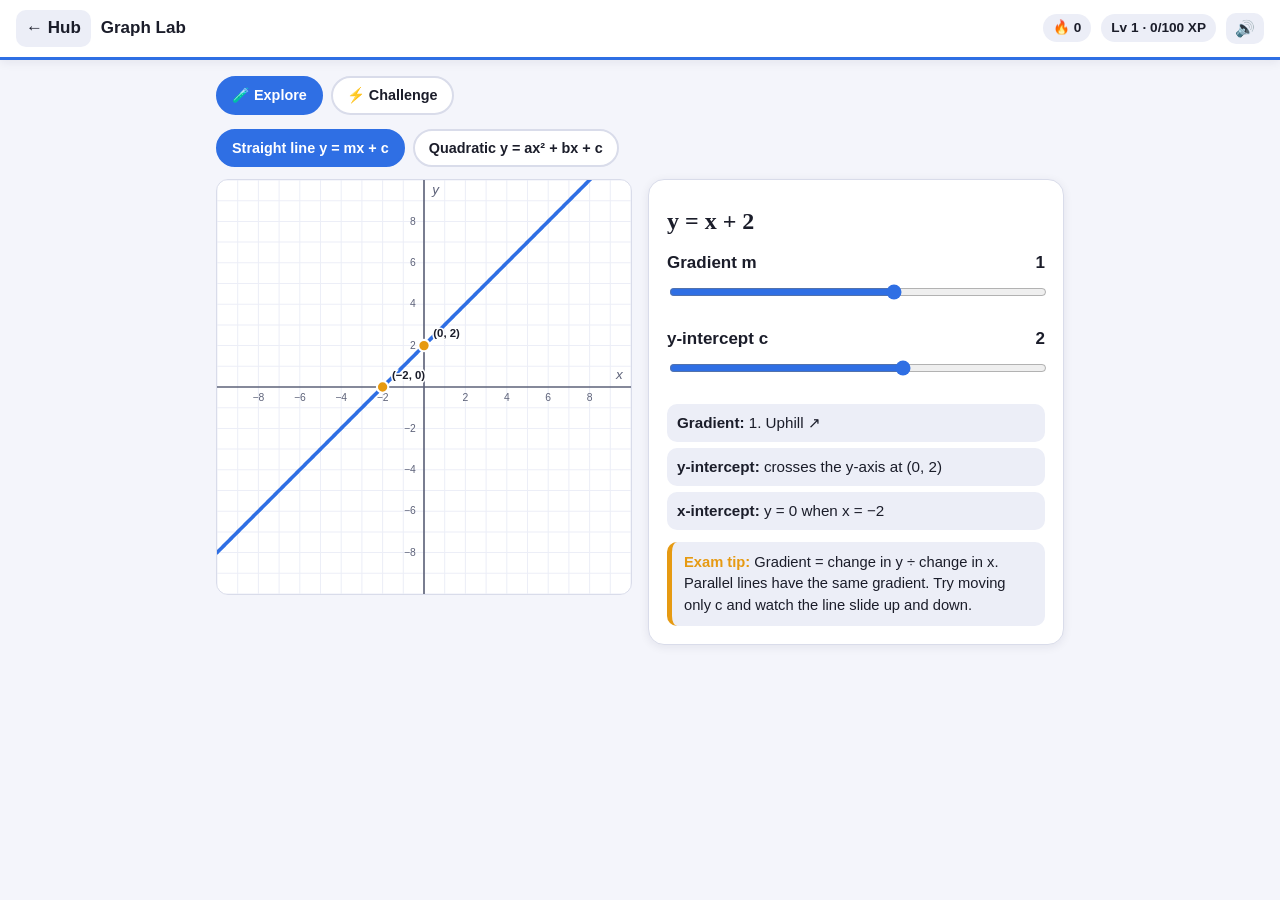
<file: maths/graph-lab.html>
<!doctype html>
<html lang="en-GB">
<head>
<meta charset="utf-8">
<meta name="viewport" content="width=device-width, initial-scale=1">
<title>Graph Lab</title>
<link rel="stylesheet" href="../styles.css">
<style>
  .tabs { display: flex; gap: 8px; margin-bottom: 14px; }
  .lab { display: grid; grid-template-columns: minmax(0, 1fr) minmax(0, 1fr); gap: 16px; align-items: start; }
  @media (max-width: 700px) { .lab { grid-template-columns: 1fr; } }
  svg.plot { width: 100%; height: auto; display: block; background: var(--surface); border-radius: 12px; border: 1px solid var(--border); touch-action: manipulation; }
  .plot .grid { stroke: var(--surface-2); stroke-width: 1; }
  .plot .axis { stroke: var(--muted); stroke-width: 1.6; }
  .plot .tick { fill: var(--muted); font-size: 10px; }
  .plot .curve { fill: none; stroke: var(--subj); stroke-width: 3.5; stroke-linecap: round; }
  .plot .pt { fill: var(--warn); stroke: var(--surface); stroke-width: 2; }
  .plot .ptlabel { fill: var(--text); font-size: 11px; font-weight: 700; paint-order: stroke; stroke: var(--surface); stroke-width: 3px; }
  .slider { margin-bottom: 14px; }
  .slider label { display: flex; justify-content: space-between; font-weight: 800; }
  .slider input { width: 100%; accent-color: var(--subj); height: 28px; }
  .eq { font-size: 1.5rem; font-weight: 900; margin: 6px 0 12px; font-family: "Cambria Math", Georgia, serif; }
  .facts { display: grid; gap: 6px; }
  .facts div { background: var(--surface-2); border-radius: 10px; padding: 8px 10px; font-size: .95rem; }
  .choice.mathy { font-family: "Cambria Math", Georgia, serif; font-size: 1.1rem; }
</style>
</head>
<body data-subject="maths">
<main class="wrap">
  <div class="tabs">
    <button class="pill on" data-tab="explore">🧪 Explore</button>
    <button class="pill" data-tab="challenge">⚡ Challenge</button>
  </div>

  <!-- EXPLORE -->
  <section id="explore">
    <div class="pills" style="margin-bottom:12px">
      <button class="pill on" data-kind="lin">Straight line y = mx + c</button>
      <button class="pill" data-kind="quad">Quadratic y = ax² + bx + c</button>
    </div>
    <div class="lab">
      <svg class="plot" id="eplot" viewBox="0 0 400 400" role="img" aria-label="Graph"></svg>
      <div class="card" style="margin:0">
        <div class="eq" id="eeq"></div>
        <div id="sliders"></div>
        <div class="facts" id="efacts"></div>
        <div class="tip" style="margin-top:12px" id="etip"></div>
      </div>
    </div>
  </section>

  <!-- CHALLENGE -->
  <section id="challenge" class="hidden">
    <div id="cstart" class="card">
      <div class="kicker">Maths · Graphs</div>
      <h1>⚡ Graph Challenge</h1>
      <p>10 questions on reading graphs. Answer fast for a speed bonus of up to +10 per question.</p>
      <div class="row small" id="ctargets"></div>
      <div style="margin-top:16px"><button class="btn block" id="cgo">Start ▶</button></div>
    </div>
    <div id="cgame" class="hidden">
      <div class="hud">
        <span class="chip" id="cprog">1 / 10</span>
        <span class="spacer"></span>
        <span class="chip">⭐ <span id="cscore">0</span></span>
      </div>
      <div class="lab">
        <svg class="plot" id="cplot" viewBox="0 0 400 400" role="img" aria-label="Graph for the question"></svg>
        <div class="card" style="margin:0">
          <div class="kicker" id="ckind"></div>
          <div class="question" id="cq" style="font-size:1.25rem"></div>
          <div class="choices" id="cchoices" style="grid-template-columns:1fr 1fr"></div>
          <div id="cfb"></div>
        </div>
      </div>
    </div>
  </section>
</main>

<script src="../engine.js"></script>
<script>
(function () {
  const AID = 'maths.graphlab', SUBJ = 'maths';
  GCSE.mountHeader({ subject: SUBJ, title: 'Graph Lab' });
  const $ = (id) => document.getElementById(id);
  const R = 10, S = 400 / (2 * R); // −10..10, 20px per unit
  const X = (x) => 200 + x * S, Y = (y) => 200 - y * S;

  // ---------- formatting ----------
  function num(n) {
    if (Object.is(n, -0)) n = 0;
    const s = Math.abs(n) === 0.5 ? '½' : Math.abs(n) === 1.5 ? '1½' : Math.abs(n) === 2.5 ? '2½' : String(Math.abs(n));
    return (n < 0 ? '−' : '') + s;
  }
  function term(coef, v, first) {
    if (coef === 0) return '';
    const sign = coef < 0 ? (first ? '−' : ' − ') : (first ? '' : ' + ');
    const a = Math.abs(coef);
    const body = v ? (a === 1 ? v : num(a) + v) : num(a);
    return sign + body;
  }
  function linEq(m, c) {
    let s = term(m, 'x', true) + term(c, '', m === 0);
    return 'y = ' + (s || '0');
  }
  function quadEq(a, b, c) {
    let s = term(a, 'x²', true) + term(b, 'x', a === 0) + term(c, '', a === 0 && b === 0);
    return 'y = ' + (s || '0');
  }

  // ---------- plotting ----------
  function axes() {
    let g = '';
    for (let i = -R; i <= R; i++) {
      if (i) g += `<line class="grid" x1="${X(i)}" y1="0" x2="${X(i)}" y2="400"/><line class="grid" x1="0" y1="${Y(i)}" x2="400" y2="${Y(i)}"/>`;
    }
    g += `<line class="axis" x1="0" y1="200" x2="400" y2="200"/><line class="axis" x1="200" y1="0" x2="200" y2="400"/>`;
    for (let i = -R + 2; i < R; i += 2) if (i) {
      g += `<text class="tick" x="${X(i)}" y="214" text-anchor="middle">${num(i)}</text>`;
      g += `<text class="tick" x="192" y="${Y(i) + 3}" text-anchor="end">${num(i)}</text>`;
    }
    g += `<text class="tick" x="392" y="192" text-anchor="end" style="font-style:italic;font-size:13px">x</text><text class="tick" x="208" y="14" style="font-style:italic;font-size:13px">y</text>`;
    return g;
  }
  function curve(f) {
    let d = '', pen = false;
    for (let x = -R; x <= R + 1e-9; x += 0.05) {
      const y = f(x);
      if (Math.abs(y) > R + 2) { pen = false; continue; }
      d += (pen ? 'L' : 'M') + X(x).toFixed(1) + ' ' + Y(y).toFixed(1);
      pen = true;
    }
    return `<path class="curve" d="${d}"/>`;
  }
  function point(x, y, label) {
    if (Math.abs(x) > R || Math.abs(y) > R) return '';
    const right = x < 6;
    return `<circle class="pt" cx="${X(x)}" cy="${Y(y)}" r="5.5"/>` +
      (label ? `<text class="ptlabel" x="${X(x) + (right ? 9 : -9)}" y="${Y(y) - 8}" text-anchor="${right ? 'start' : 'end'}">${label}</text>` : '');
  }
  const pt = (x, y) => `(${num(+x.toFixed(2))}, ${num(+y.toFixed(2))})`;

  // ---------- EXPLORE ----------
  let kind = 'lin';
  const P = { m: 1, c: 2, a: 1, b: -2, qc: -3 };
  const SL = {
    lin: [['m', 'Gradient m', -5, 5, 0.5], ['c', 'y-intercept c', -8, 8, 1]],
    quad: [['a', 'a', -3, 3, 0.5], ['b', 'b', -8, 8, 1], ['qc', 'c', -9, 9, 1]]
  };
  function buildSliders() {
    $('sliders').innerHTML = SL[kind].map(([k, label, min, max, step]) =>
      `<div class="slider"><label for="s_${k}"><span>${label}</span><span id="v_${k}">${num(P[k])}</span></label>
       <input type="range" id="s_${k}" min="${min}" max="${max}" step="${step}" value="${P[k]}" data-k="${k}"></div>`).join('');
  }
  $('sliders').addEventListener('input', (e) => {
    const k = e.target.dataset.k; if (!k) return;
    P[k] = parseFloat(e.target.value); drawExplore();
  });
  function drawExplore() {
    SL[kind].forEach(([k]) => { const v = $('v_' + k); if (v) v.textContent = num(P[k]); });
    let svg = axes(), facts = [], tip;
    if (kind === 'lin') {
      const { m, c } = P;
      svg += curve((x) => m * x + c) + point(0, c, `(0, ${num(c)})`);
      if (m !== 0) { const r = -c / m; svg += point(r, 0, pt(r, 0)); }
      $('eeq').textContent = linEq(m, c);
      facts.push(`<b>Gradient:</b> ${num(m)}. ${m > 0 ? 'Uphill ↗' : m < 0 ? 'Downhill ↘' : 'Flat (horizontal)'}`);
      facts.push(`<b>y-intercept:</b> crosses the y-axis at (0, ${num(c)})`);
      facts.push(m !== 0 ? `<b>x-intercept:</b> y = 0 when x = ${num(+(-c / m).toFixed(2))}` : `<b>x-intercept:</b> ${c === 0 ? 'it is the x-axis!' : 'never crosses (parallel to x-axis)'}`);
      tip = '<b>Exam tip:</b> Gradient = change in y ÷ change in x. Parallel lines have the same gradient. Try moving only c and watch the line slide up and down.';
    } else {
      const { a, b, qc } = P, c = qc;
      svg += curve((x) => a * x * x + b * x + c) + point(0, c, `(0, ${num(c)})`);
      $('eeq').textContent = quadEq(a, b, c);
      if (a !== 0) {
        const tx = -b / (2 * a), ty = c - b * b / (4 * a);
        svg += point(tx, ty, 'TP ' + pt(tx, ty));
        const disc = b * b - 4 * a * c;
        if (disc > 0) {
          const r1 = (-b - Math.sqrt(disc)) / (2 * a), r2 = (-b + Math.sqrt(disc)) / (2 * a);
          svg += point(r1, 0) + point(r2, 0);
          facts.push(`<b>Roots:</b> x = ${num(+Math.min(r1, r2).toFixed(2))} and x = ${num(+Math.max(r1, r2).toFixed(2))}`);
        } else if (disc === 0) { facts.push(`<b>Roots:</b> one repeated root at x = ${num(+tx.toFixed(2))}`); }
        else facts.push(`<b>Roots:</b> none, the curve never crosses the x-axis`);
        facts.push(`<b>Turning point:</b> ${pt(tx, ty)}, a ${a > 0 ? 'minimum (∪ shape)' : 'maximum (∩ shape)'}`);
        facts.push(`<b>Line of symmetry:</b> x = ${num(+tx.toFixed(2))}`);
      } else facts.push('<b>a = 0</b>, so it is not a quadratic any more: it is a straight line!');
      facts.push(`<b>y-intercept:</b> (0, ${num(c)}). It's always the value of c`);
      tip = '<b>Exam tip:</b> Positive a gives a ∪ (smile), negative a gives a ∩. The roots are where the curve crosses the x-axis, and they are the solutions of ax² + bx + c = 0.';
    }
    $('eplot').innerHTML = svg;
    $('efacts').innerHTML = facts.map((f) => `<div>${f}</div>`).join('');
    $('etip').innerHTML = tip;
  }
  document.querySelectorAll('[data-kind]').forEach((b) => b.addEventListener('click', () => {
    kind = b.dataset.kind;
    document.querySelectorAll('[data-kind]').forEach((x) => x.classList.toggle('on', x === b));
    buildSliders(); drawExplore();
  }));

  // ---------- CHALLENGE ----------
  const { rand, pick, shuffle } = GCSE;
  function uniqueOptions(correct, distractors, n) {
    const out = [correct];
    for (const d of shuffle(distractors)) { if (out.length >= n) break; if (!out.includes(d)) out.push(d); }
    return shuffle(out);
  }
  const GENS = [
    function linMatch() {
      const m = pick([-3, -2, -1, -0.5, 0.5, 1, 2, 3]), c = rand(-6, 6);
      const ds = [linEq(-m, c), linEq(m, -c), linEq(m * 2, c), linEq(m, c + 2), linEq(m, c - 3), linEq(-m, -c)];
      if (c !== 0 && c !== m && Math.abs(c) <= 3) ds.push(linEq(c, m));
      return { topic: 'graphs-linear', label: 'Straight-line graphs', kind: 'Match the graph', q: 'Which equation is this line?',
        f: (x) => m * x + c, pts: [[0, c]], answer: linEq(m, c), options: uniqueOptions(linEq(m, c), ds.filter((d) => d !== linEq(m, c)), 4),
        why: `It crosses the y-axis at ${num(c)} (that's c) and goes ${m > 0 ? 'up' : 'down'} ${num(Math.abs(m))} for every 1 across (that's m).` };
    },
    function gradient() {
      const m = pick([-4, -3, -2, -1, -0.5, 0.5, 1, 2, 3, 4]), c = rand(-5, 5);
      const ans = num(m);
      const ds = [num(-m), num(c === m || c === 0 ? m + 1 : c), num(m * 2), num(m === 0.5 || m === -0.5 ? m * 4 : m / 2)].filter((d) => d !== ans);
      return { topic: 'graphs-linear', label: 'Straight-line graphs', kind: 'Gradient', q: 'What is the gradient of this line?',
        f: (x) => m * x + c, pts: [[0, c], [2, c + 2 * m]], answer: ans, options: uniqueOptions(ans, ds.concat([num(m + 1), num(m - 1)]).filter((d) => d !== ans), 4),
        why: `Pick two points: (0, ${num(c)}) and (2, ${num(c + 2 * m)}). Change in y ÷ change in x = ${num(2 * m)} ÷ 2 = ${ans}.` };
    },
    function quadMatch() {
      let p = rand(-5, 5), q = rand(-5, 5);
      if (p === -q) q = q + 1;
      const b = -(p + q), c = p * q;
      const ans = quadEq(1, b, c);
      const ds = [quadEq(1, -b, c), quadEq(1, b, -c), quadEq(-1, -b, -c), quadEq(1, -b, -c), quadEq(1, b + 2, c)].filter((d) => d !== ans);
      return { topic: 'graphs-quadratic', label: 'Quadratic graphs', kind: 'Match the graph', q: 'Which equation is this curve?',
        f: (x) => x * x + b * x + c, pts: [[0, c], [p, 0], [q, 0]], answer: ans, options: uniqueOptions(ans, ds, 4),
        why: `It crosses the y-axis at ${num(c)}, so c = ${num(c)}. The roots ${num(p)} and ${num(q)} give y = (x ${p < 0 ? '+' : '−'} ${Math.abs(p)})(x ${q < 0 ? '+' : '−'} ${Math.abs(q)}), which expands to ${ans}.` };
    },
    function roots() {
      let p = rand(-6, 5), q = rand(p + 1, 6);
      const b = -(p + q), c = p * q;
      const fmtR = (r, s) => `x = ${num(r)} and x = ${num(s)}`;
      const ans = fmtR(p, q);
      const ds = [fmtR(-q, -p), fmtR(0, c), fmtR(p, q + 1), fmtR(p - 1, q)].filter((d) => d !== ans);
      return { topic: 'graphs-quadratic', label: 'Quadratic graphs', kind: 'Roots', q: `Solve ${quadEq(1, b, c).slice(4)} = 0 using the graph.`,
        f: (x) => x * x + b * x + c, pts: [], answer: ans, options: uniqueOptions(ans, ds, 4),
        why: `The solutions are where the curve crosses the x-axis (y = 0): x = ${num(p)} and x = ${num(q)}.` };
    },
    function turning() {
      const h = rand(-4, 4), k = rand(-6, 4), a = pick([1, -1]);
      const ans = `(${num(h)}, ${num(k)})`;
      const ds = [`(${num(-h)}, ${num(k)})`, `(${num(k)}, ${num(h)})`, `(${num(h)}, ${num(-k)})`, `(${num(h + 1)}, ${num(k)})`, `(0, ${num(a * h * h + k)})`].filter((d) => d !== ans);
      return { topic: 'graphs-quadratic', label: 'Quadratic graphs', kind: 'Turning point', q: `What are the coordinates of the turning point? Is it a max or a min?`,
        f: (x) => a * (x - h) * (x - h) + k, pts: [], answer: ans, options: uniqueOptions(ans, ds, 4), extra: a > 0 ? 'minimum' : 'maximum',
        why: `The turning point is the very ${a > 0 ? 'bottom' : 'top'} of the curve, at ${ans}. It's a ${a > 0 ? 'minimum' : 'maximum'} because the curve is ${a > 0 ? '∪' : '∩'}-shaped.` };
    },
    function intercept() {
      const m = pick([-2, -1, 1, 2, 3, 0.5]), c = rand(-7, 7);
      const ans = `(0, ${num(c)})`;
      const ds = [`(${num(c)}, 0)`, `(0, ${num(-c)})`, `(0, ${num(m)})`, `(0, ${num(c + 1)})`].filter((d) => d !== ans);
      return { topic: 'graphs-linear', label: 'Straight-line graphs', kind: 'Intercept', q: 'Where does this line cross the y-axis?',
        f: (x) => m * x + c, pts: [], answer: ans, options: uniqueOptions(ans, ds, 4),
        why: `The y-intercept is where x = 0. Read up the y-axis: ${ans}. In y = mx + c it's the value of c.` };
    }
  ];

  let cg = null;
  function renderCStart() {
    const best = GCSE.bestScore(AID), last = GCSE.lastDayScore(AID);
    $('ctargets').innerHTML = `<span class="chip">🏆 Best: ${best || '-'}</span>` + (last ? `<span class="chip">🎯 Beat last time: ${last.score}</span>` : '');
  }
  function cStart() {
    // two of each type, with weaker topics favoured
    const order = shuffle(GENS.concat(GENS)).slice(0, 10);
    cg = { i: 0, order, score: 0, correct: 0, xp: 0, mistakes: [] };
    $('cstart').classList.add('hidden'); $('cgame').classList.remove('hidden');
    cNext();
  }
  function cNext() {
    if (cg.i >= cg.order.length) return cEnd();
    const q = cg.q = cg.order[cg.i]();
    cg.t0 = Date.now(); cg.locked = false;
    $('cprog').textContent = `${cg.i + 1} / ${cg.order.length}`;
    $('ckind').textContent = q.kind;
    $('cq').textContent = q.q;
    $('cplot').innerHTML = axes() + curve(q.f) + q.pts.map(([x, y]) => point(x, y)).join('');
    $('cchoices').innerHTML = q.options.map((o) => `<button class="choice mathy">${o}</button>`).join('');
    $('cfb').innerHTML = '';
  }
  $('cchoices').addEventListener('click', (e) => {
    const b = e.target.closest('.choice'); if (!b || cg.locked) return;
    cg.locked = true;
    const q = cg.q, ok = b.textContent === q.answer;
    const secs = (Date.now() - cg.t0) / 1000;
    [...$('cchoices').children].forEach((c) => { c.disabled = true; if (c.textContent === q.answer) c.classList.add('correct'); });
    GCSE.topic('maths.' + q.topic, q.label, ok);
    if (ok) {
      const bonus = Math.max(0, Math.round(10 - secs));
      cg.score += 10 + bonus; cg.correct++; cg.xp += 3;
      GCSE.sound('good');
      $('cfb').innerHTML = `<div class="feedback good">Correct! +10${bonus ? ` and a +${bonus} speed bonus` : ''}${q.extra ? `. It's a <b>${q.extra}</b>.` : ''}</div>`;
    } else {
      b.classList.add('wrong'); GCSE.sound('bad');
      $('cfb').innerHTML = `<div class="feedback bad">Not quite. The answer is ${q.answer}.<div class="why">${q.why}</div></div>`;
      cg.mistakes.push({ q: q.q, a: q.answer, why: q.why });
    }
    $('cscore').textContent = cg.score;
    $('cfb').insertAdjacentHTML('beforeend', `<div class="row" style="margin-top:10px"><button class="btn" id="cnext">${cg.i + 1 < cg.order.length ? 'Next →' : 'Finish'}</button></div>`);
    $('cnext').focus();
    $('cnext').addEventListener('click', () => { cg.i++; cNext(); });
  });
  function cEnd() {
    const done = cg;
    GCSE.summary({ aid: AID, subject: SUBJ, score: done.score, correct: done.correct, total: done.order.length, xp: done.xp, mistakes: done.mistakes,
      onAgain: cStart });
  }
  $('cgo').addEventListener('click', cStart);

  // ---------- tabs ----------
  document.querySelectorAll('[data-tab]').forEach((b) => b.addEventListener('click', () => {
    document.querySelectorAll('[data-tab]').forEach((x) => x.classList.toggle('on', x === b));
    $('explore').classList.toggle('hidden', b.dataset.tab !== 'explore');
    $('challenge').classList.toggle('hidden', b.dataset.tab !== 'challenge');
    if (b.dataset.tab === 'challenge') { renderCStart(); }
  }));

  buildSliders(); drawExplore(); renderCStart();
})();
</script>
</body>
</html>
</file>
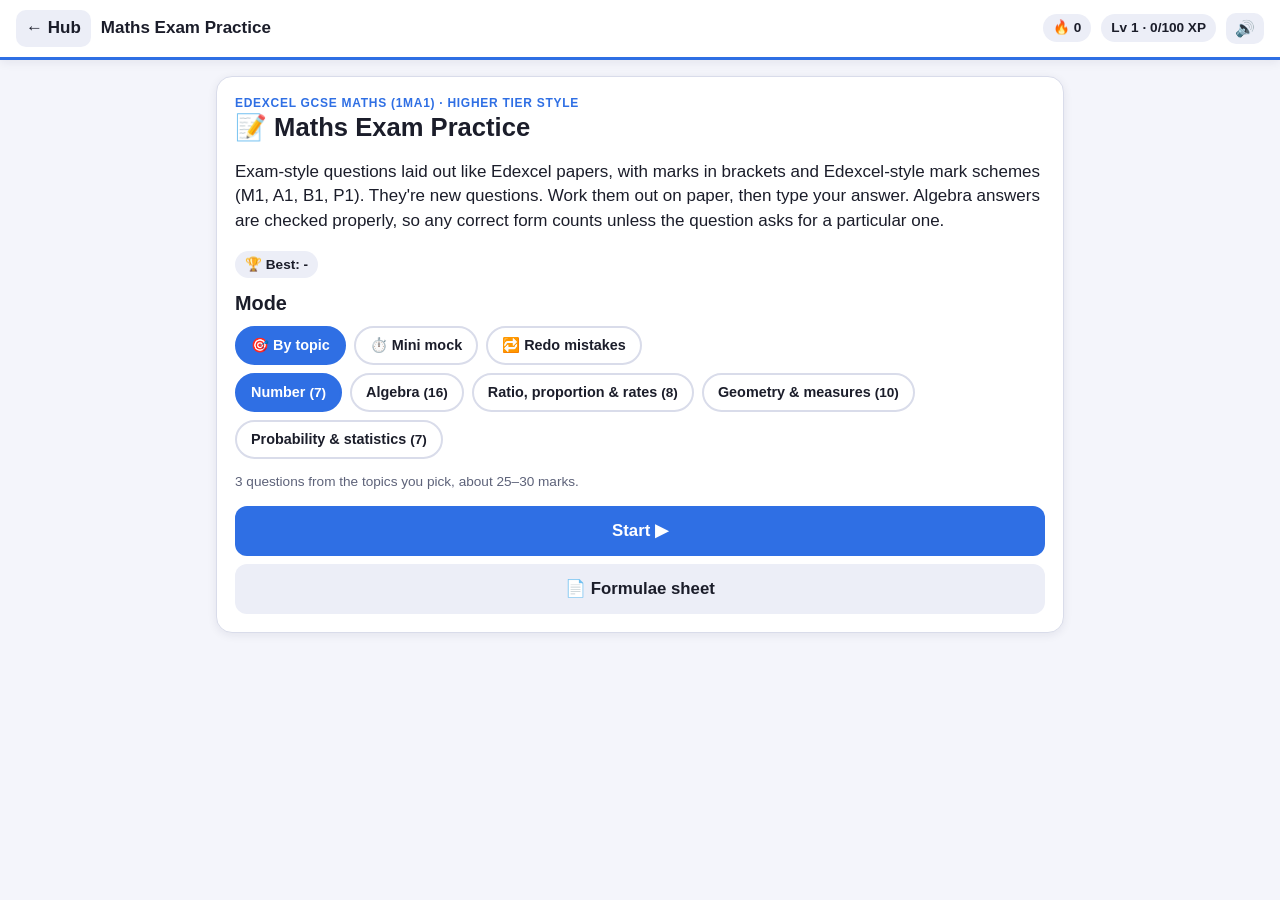
<file: maths/maths-exam.html>
<!doctype html>
<html lang="en-GB">
<head>
<meta charset="utf-8">
<meta name="viewport" content="width=device-width, initial-scale=1">
<title>Maths Exam Practice</title>
<link rel="stylesheet" href="../styles.css">
<link rel="stylesheet" href="../exam-styles.css">
</head>
<body data-subject="maths">
<main class="wrap">
  <section id="start" class="card">
    <div class="kicker">Edexcel GCSE Maths (1MA1) · Higher tier style</div>
    <h1>📝 Maths Exam Practice</h1>
    <p>Exam-style questions laid out like Edexcel papers, with marks in brackets and Edexcel-style mark schemes (M1, A1, B1, P1). They're new questions. Work them out on paper, then type your answer. Algebra answers are checked properly, so any correct form counts unless the question asks for a particular one.</p>
    <div class="row small" id="targets"></div>
    <h3 style="margin-top:14px">Mode</h3>
    <div class="pills" id="modes"></div>
    <div id="opts"></div>
    <div class="row" style="margin-top:12px">
      <button class="btn block" id="go">Start ▶</button>
    </div>
    <div class="row" style="margin-top:8px"><button class="btn secondary block hidden" id="sheetbtn" type="button">📄 Formulae sheet</button></div>
  </section>

  <section id="game" class="hidden">
    <div class="card">
      <div class="hud">
        <span class="chip" id="prog"></span>
        <span class="chip hidden" id="clock"></span>
        <span class="spacer"></span>
        <span class="chip">⭐ <span id="marks"></span></span>
      </div>
      <div id="qhead"></div>
      <div id="intro" class="intro"></div>
      <div id="parts"></div>
    </div>
    <div id="qnext"></div>
    <div class="row" style="margin-top:10px"><button class="btn secondary" type="button" onclick="document.getElementById('sheetbtn').click()">📄 Formulae sheet</button></div>
  </section>
</main>

<script src="../engine.js"></script>
<script src="../exam-algebra.js"></script>
<script src="../exam-figs.js"></script>
<script src="../content/maths-exam-noncalc.js"></script>
<script src="../content/maths-exam-calc.js"></script>
<script>
  window.EXAM = {
    aid: 'maths.exam', subject: 'maths', title: 'Maths Exam Practice', prefix: 'mexam', style: 'edexcel',
    papers: { 1: 'Non-calculator', 2: 'Calculator' },
    mockNote: 'About 40 marks in 45 minutes, like half a real paper. Paper 1 is non-calculator: put the calculator away!',
    topics: {
      number: { name: 'Number' }, algebra: { name: 'Algebra' }, ratio: { name: 'Ratio, proportion & rates' },
      geometry: { name: 'Geometry & measures' }, probstats: { name: 'Probability & statistics' }
    },
    questions: [].concat(window.MATHS_NC || [], window.MATHS_C || []),
    sheet: `<div class="sheet"><h2 style="margin-top:0">Formulae sheet</h2>
      <p class="small muted">Recent Edexcel exams have provided a formulae sheet like this. Check with his teacher whether it will be given in 2027. If not, these must be learned.</p>
      <table>
        <tr><td>Area of a trapezium</td><td>½(a + b)h</td></tr>
        <tr><td>Volume of a prism</td><td>area of cross-section × length</td></tr>
        <tr><td>Circle</td><td>circumference = 2πr = πd, area = πr²</td></tr>
        <tr><td>Pythagoras</td><td>a² + b² = c²</td></tr>
        <tr><td>Trigonometry</td><td>sin θ = opp ÷ hyp, cos θ = adj ÷ hyp, tan θ = opp ÷ adj</td></tr>
        <tr><td>Quadratic formula</td><td>x = (−b ± √(b² − 4ac)) ÷ 2a</td></tr>
        <tr><td>Sine rule</td><td>a ÷ sin A = b ÷ sin B = c ÷ sin C</td></tr>
        <tr><td>Cosine rule</td><td>a² = b² + c² − 2bc cos A</td></tr>
        <tr><td>Area of a triangle</td><td>½ab sin C</td></tr>
        <tr><td>Sphere</td><td>volume = 4⁄3πr³, surface area = 4πr²</td></tr>
        <tr><td>Cone</td><td>volume = ⅓πr²h, curved surface area = πrl</td></tr>
        <tr><td>Pyramid</td><td>volume = ⅓ × area of base × h</td></tr>
        <tr><td>Compound interest</td><td>P(1 + r⁄100)ⁿ</td></tr>
        <tr><td>Probability</td><td>P(A or B) = P(A) + P(B) − P(A and B); P(A and B) = P(A given B) × P(B)</td></tr>
        <tr><td>Kinematics</td><td>v = u + at, s = ut + ½at², v² = u² + 2as</td></tr>
        <tr><td>Compound measures</td><td>speed = distance ÷ time, density = mass ÷ volume, pressure = force ÷ area</td></tr>
      </table></div>`
  };
</script>
<script src="../exam-engine.js"></script>
</body>
</html>
</file>
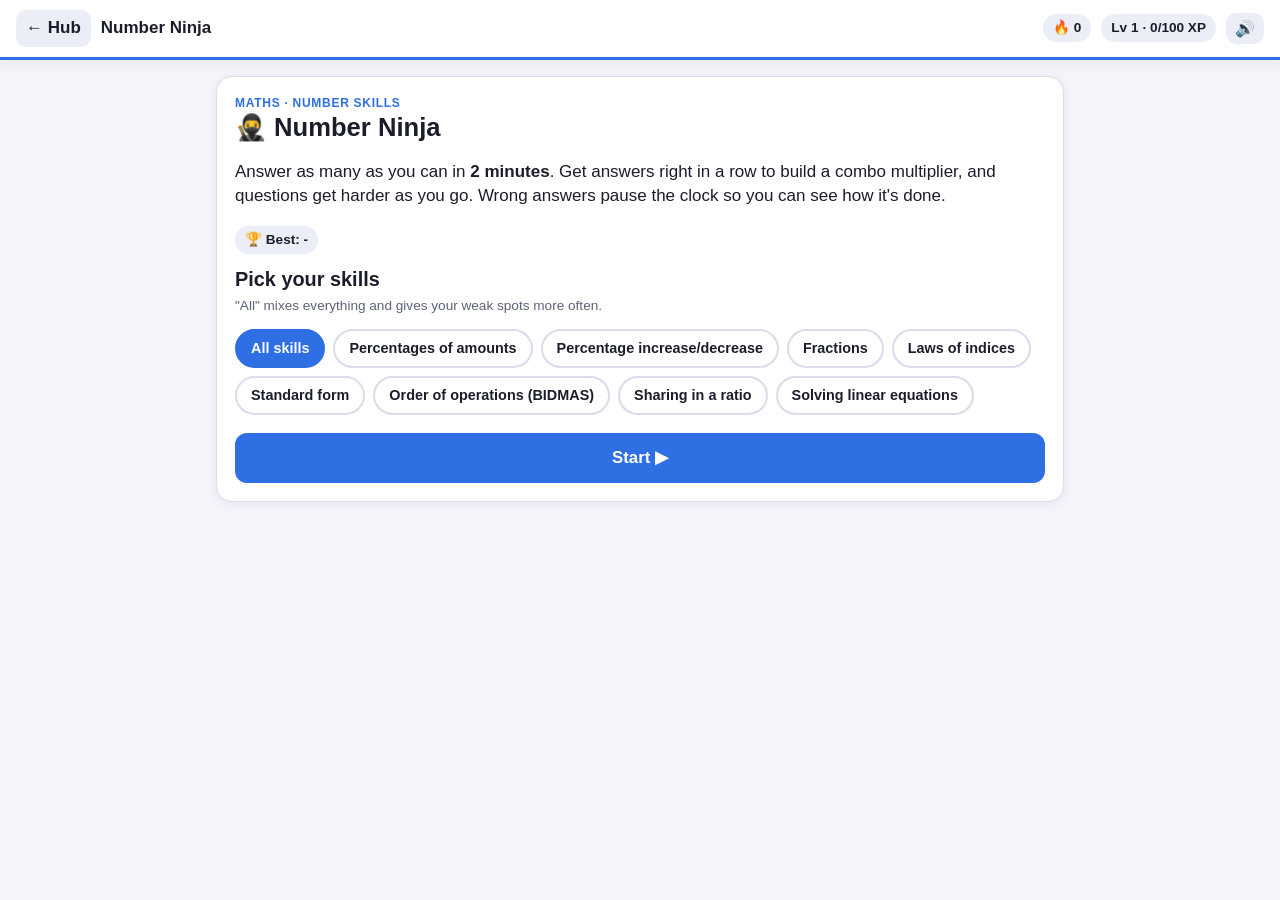
<file: maths/number-ninja.html>
<!doctype html>
<html lang="en-GB">
<head>
<meta charset="utf-8">
<meta name="viewport" content="width=device-width, initial-scale=1">
<title>Number Ninja</title>
<link rel="stylesheet" href="../styles.css">
<style>
  .frac { display: inline-flex; flex-direction: column; align-items: center; vertical-align: middle; font-size: .85em; line-height: 1.05; margin: 0 2px; }
  .frac span:first-child { border-bottom: 2px solid currentColor; padding: 0 3px; }
  .frac span:last-child { padding: 0 3px; }
  #qcard { min-height: 180px; }
  #qcard.flash-good { animation: fg .35s ease; }
  @keyframes fg { 0% { box-shadow: 0 0 0 0 var(--good); } 100% { box-shadow: 0 0 0 14px transparent; } }
  .combo { font-weight: 900; color: var(--subj); }
  .stars { letter-spacing: 2px; }
  .score { font-size: 1.6rem; font-weight: 900; }
</style>
</head>
<body data-subject="maths">
<main class="wrap">
  <!-- Start screen -->
  <section id="start" class="card">
    <div class="kicker">Maths · Number skills</div>
    <h1>🥷 Number Ninja</h1>
    <p>Answer as many as you can in <b>2 minutes</b>. Get answers right in a row to build a combo multiplier, and questions get harder as you go. Wrong answers pause the clock so you can see how it's done.</p>
    <div class="row small" id="targets"></div>
    <h3 style="margin-top:14px">Pick your skills</h3>
    <p class="small muted" style="margin-top:-6px">"All" mixes everything and gives your weak spots more often.</p>
    <div class="pills" id="skills"></div>
    <div style="margin-top:18px"><button class="btn block" id="go">Start ▶</button></div>
  </section>

  <!-- Game -->
  <section id="game" class="hidden">
    <div class="hud">
      <span class="score" id="score">0</span><span class="muted">pts</span>
      <span class="chip combo" id="combo">×1</span>
      <span class="spacer"></span>
      <span class="chip" title="Difficulty"><span class="stars" id="stars">★☆☆</span></span>
      <span class="chip" id="clock">2:00</span>
    </div>
    <div class="timerbar" id="tbar"><div></div></div>
    <div class="card" id="qcard">
      <div class="kicker" id="qskill"></div>
      <div class="question" id="qtext"></div>
      <form id="aform" autocomplete="off">
        <div class="row" style="flex-wrap:nowrap">
          <input class="answer" id="ans" aria-label="Your answer" placeholder="Your answer">
          <button class="btn" type="submit" style="flex:none">✓</button>
        </div>
      </form>
      <div id="fb"></div>
      <div class="keypad touch-only" id="keypad"></div>
    </div>
  </section>
</main>

<script src="../engine.js"></script>
<script src="ninja-gen.js"></script>
<script>
(function () {
  const AID = 'maths.ninja', SUBJ = 'maths', ROUND = 120;
  const SK = NinjaGen.SKILLS, KEYS = Object.keys(SK);
  GCSE.mountHeader({ subject: SUBJ, title: 'Number Ninja' });

  const $ = (id) => document.getElementById(id);
  let chosen = new Set(['all']);

  // ----- start screen -----
  function renderStart() {
    const best = GCSE.bestScore(AID), last = GCSE.lastDayScore(AID);
    $('targets').innerHTML = `<span class="chip">🏆 Best: ${best || '-'}</span>` +
      (last ? `<span class="chip">🎯 Beat last time: ${last.score}</span>` : '');
    const pills = [['all', 'All skills']].concat(KEYS.map((k) => [k, SK[k].label]));
    $('skills').innerHTML = pills.map(([k, label]) => {
      const acc = k === 'all' ? null : GCSE.topicAccuracy('maths.' + k);
      const weak = acc !== null && acc < 0.7;
      return `<button class="pill ${chosen.has(k) ? 'on' : ''}" data-k="${k}">${label}${weak ? '<span class="tag">weak</span>' : ''}</button>`;
    }).join('');
  }
  $('skills').addEventListener('click', (e) => {
    const b = e.target.closest('.pill'); if (!b) return;
    const k = b.dataset.k;
    if (k === 'all') chosen = new Set(['all']);
    else {
      chosen.delete('all');
      chosen.has(k) ? chosen.delete(k) : chosen.add(k);
      if (!chosen.size) chosen.add('all');
    }
    renderStart();
  });

  // ----- keypad (touch devices) -----
  const KP = ['7', '8', '9', '⌫', '4', '5', '6', '/', '1', '2', '3', '−', '0', '.', ' ', '✓'];
  $('keypad').innerHTML = KP.map((k) => `<button type="button" class="${k === '✓' ? 'go' : ''}" data-k="${k}">${k === ' ' ? 'space' : k}</button>`).join('');
  if (matchMedia('(pointer: coarse)').matches) $('ans').setAttribute('inputmode', 'none');
  $('keypad').addEventListener('click', (e) => {
    const b = e.target.closest('button'); if (!b) return;
    const k = b.dataset.k, inp = $('ans');
    if (k === '⌫') inp.value = inp.value.slice(0, -1);
    else if (k === '✓') submit();
    else inp.value += k;
  });

  // ----- game state -----
  let g = null;
  function pickSkill() {
    const pool = chosen.has('all') ? KEYS : [...chosen];
    if (pool.length === 1) return pool[0];
    const weights = pool.map((k) => {
      if (k === g.lastSkill) return 0;
      const acc = GCSE.topicAccuracy('maths.' + k);
      return 1 + 2 * (1 - (acc === null ? 0.6 : acc));
    });
    let r = Math.random() * weights.reduce((a, b) => a + b, 0);
    for (let i = 0; i < pool.length; i++) { r -= weights[i]; if (r <= 0) return pool[i]; }
    return pool[pool.length - 1];
  }

  function start() {
    g = { score: 0, combo: 0, correct: 0, total: 0, d: 1, upRun: 0, downRun: 0, xp: 0, mistakes: [], lastSkill: null, q: null, waiting: false };
    $('start').classList.add('hidden'); $('game').classList.remove('hidden');
    $('score').textContent = '0';
    g.timer = GCSE.timer(ROUND, (left, frac) => {
      const s = Math.ceil(left);
      $('clock').textContent = `${Math.floor(s / 60)}:${String(s % 60).padStart(2, '0')}`;
      $('tbar').firstElementChild.style.width = (frac * 100) + '%';
      $('tbar').classList.toggle('low', left <= 15);
    }, end);
    next();
  }

  function next() {
    g.waiting = false;
    const k = pickSkill(); g.lastSkill = k;
    g.q = Object.assign({ skill: k }, SK[k].gen(g.d));
    $('qskill').textContent = SK[k].label;
    $('qtext').innerHTML = g.q.q;
    $('fb').innerHTML = '';
    $('ans').value = ''; $('ans').disabled = false;
    $('stars').textContent = '★'.repeat(g.d) + '☆'.repeat(3 - g.d);
    $('combo').textContent = '×' + mult();
    if (!matchMedia('(pointer: coarse)').matches) $('ans').focus();
  }
  const mult = () => Math.min(3, 1 + Math.floor(g.combo / 3));

  function submit() {
    if (!g) return;
    if (g.waiting) { g.timer.resume(); next(); return; }
    const val = $('ans').value.trim();
    if (!val) return;
    const res = g.q.check(val);
    if (res === 'simplify') {
      $('fb').innerHTML = `<div class="feedback bad">Right value, but simplify it fully.</div>`;
      $('ans').classList.add('shake'); setTimeout(() => $('ans').classList.remove('shake'), 400);
      return;
    }
    g.total++;
    const ok = res === 'right';
    GCSE.topic('maths.' + g.q.skill, SK[g.q.skill].label, ok);
    if (ok) {
      g.correct++; g.combo++;
      const pts = 10 * g.d * mult();
      g.score += pts; g.xp += 1 + g.d;
      $('score').textContent = g.score;
      GCSE.sound('good');
      $('qcard').classList.remove('flash-good'); void $('qcard').offsetWidth; $('qcard').classList.add('flash-good');
      g.upRun++; g.downRun = 0;
      if (g.upRun >= 4 && g.d < 3) { g.d++; g.upRun = 0; GCSE.toast('Level up! Harder questions ⭐'); }
      next();
    } else {
      g.combo = 0; g.downRun++; g.upRun = 0;
      if (g.downRun >= 2 && g.d > 1) { g.d--; g.downRun = 0; }
      GCSE.sound('bad');
      g.timer.pause(); g.waiting = true;
      $('ans').disabled = true;
      $('combo').textContent = '×1';
      $('fb').innerHTML = `<div class="feedback bad">Answer: ${g.q.answer}<div class="why">${g.q.why}</div></div>
        <div class="row" style="margin-top:10px"><button class="btn" id="nextbtn" type="button">Next → <span class="small">(clock paused)</span></button></div>`;
      g.mistakes.push({ q: g.q.q.replace(/<div.*$/s, '').replace(/<br>/g, ' '), a: g.q.answer, why: g.q.why });
      $('nextbtn').focus();
      $('nextbtn').addEventListener('click', submit);
    }
  }
  $('aform').addEventListener('submit', (e) => { e.preventDefault(); submit(); });

  function end() {
    const done = g; g = null;
    $('ans').disabled = true;
    GCSE.summary({
      aid: AID, subject: SUBJ, score: done.score, correct: done.correct, total: done.total,
      xp: done.xp, mistakes: done.mistakes,
      onAgain: () => { $('game').classList.add('hidden'); $('start').classList.remove('hidden'); renderStart(); start(); }
    });
  }

  $('go').addEventListener('click', start);
  renderStart();
})();
</script>
</body>
</html>
</file>
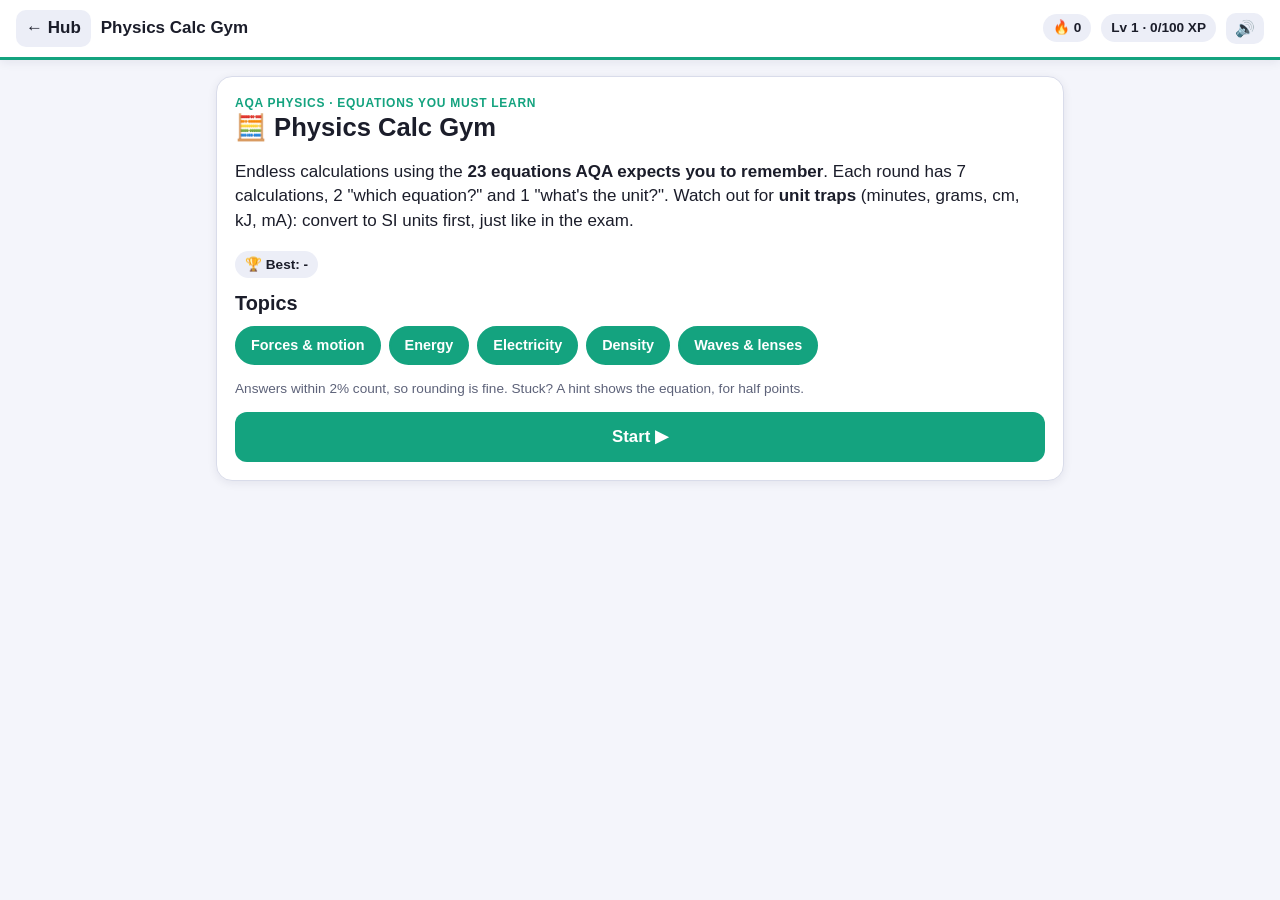
<file: science/calc-gym.html>
<!doctype html>
<html lang="en-GB">
<head>
<meta charset="utf-8">
<meta name="viewport" content="width=device-width, initial-scale=1">
<title>Physics Calc Gym</title>
<link rel="stylesheet" href="../styles.css">
<style>
  .qtext { font-size: 1.2rem; font-weight: 800; margin: 6px 0 12px; line-height: 1.4; }
  .given { display: flex; flex-wrap: wrap; gap: 8px; margin-bottom: 14px; }
  .given .g { background: var(--surface-2); border-radius: 10px; padding: 8px 12px; font-weight: 700; }
  .given .g .sym { color: var(--subj); font-weight: 900; margin-right: 4px; }
  .given .g.conv { outline: 2px dashed var(--warn); }
  .ansrow { display: flex; gap: 8px; align-items: center; flex-wrap: nowrap; }
  .ansrow .answer { flex: 1; min-width: 0; }
  .ansrow .unit { font-weight: 800; white-space: nowrap; }
  .work { margin: 8px 0 0; padding-left: 20px; }
  .work li { margin-bottom: 4px; }
  .eqbig { font-size: 1.15rem; font-weight: 800; }
  .choices.one { grid-template-columns: 1fr; }
  .combo { font-weight: 900; color: var(--subj); }
</style>
</head>
<body data-subject="science">
<main class="wrap">
  <section id="start" class="card">
    <div class="kicker">AQA Physics · Equations you must learn</div>
    <h1>🧮 Physics Calc Gym</h1>
    <p>Endless calculations using the <b>23 equations AQA expects you to remember</b>. Each round has 7 calculations, 2 "which equation?" and 1 "what's the unit?". Watch out for <b>unit traps</b> (minutes, grams, cm, kJ, mA): convert to SI units first, just like in the exam.</p>
    <div class="row small" id="targets"></div>
    <h3 style="margin-top:14px">Topics</h3>
    <div class="pills" id="groups"></div>
    <p class="small muted">Answers within 2% count, so rounding is fine. Stuck? A hint shows the equation, for half points.</p>
    <div style="margin-top:12px"><button class="btn block" id="go">Start ▶</button></div>
  </section>

  <section id="game" class="hidden card">
    <div class="hud">
      <span class="chip" id="prog"></span>
      <span class="chip combo" id="combo"></span>
      <span class="spacer"></span>
      <span class="chip">⭐ <span id="score">0</span></span>
    </div>
    <div class="kicker" id="kind"></div>
    <div id="body"></div>
    <div id="fb"></div>
  </section>
</main>

<script src="../engine.js"></script>
<script src="phys-eq.js"></script>
<script>
(function () {
  const AID = 'science.calcgym', SUBJ = 'science';
  GCSE.mountHeader({ subject: SUBJ, title: 'Physics Calc Gym' });
  const $ = (id) => document.getElementById(id);
  const { esc, shuffle, pick } = GCSE;
  const { EQS, GROUPS, make, check, fmt } = window.PhysEq;
  const key = (eq) => `phys.eq.${eq.id}`;
  let groups = Object.keys(GROUPS), g = null;
  try { const s = JSON.parse(localStorage.getItem('cg-groups')); if (Array.isArray(s) && s.length) groups = s.filter((x) => GROUPS[x]); } catch (e) {}
  if (!groups.length) groups = Object.keys(GROUPS);

  function renderStart() {
    const best = GCSE.bestScore(AID), last = GCSE.lastDayScore(AID);
    $('targets').innerHTML = `<span class="chip">🏆 Best: ${best || '-'}</span>` + (last ? `<span class="chip">🎯 Beat last time: ${last.score}</span>` : '');
    $('groups').innerHTML = Object.entries(GROUPS).map(([id, name]) => {
      const ids = EQS.filter((e) => e.group === id).map(key);
      const due = GCSE.dueCount(ids);
      const acc = GCSE.topicAccuracy ? GCSE.topicAccuracy('science.phys.' + id) : null;
      const weak = acc !== null && acc !== undefined && acc < 0.6;
      return `<button class="pill ${groups.includes(id) ? 'on' : ''}" data-id="${id}">${name}${due ? ` · ${due} due` : ''}${weak ? ' <span class="tag">weak</span>' : ''}</button>`;
    }).join('');
  }
  $('groups').addEventListener('click', (e) => {
    const b = e.target.closest('.pill'); if (!b) return;
    const id = b.dataset.id;
    if (groups.includes(id)) { if (groups.length > 1) groups = groups.filter((x) => x !== id); else GCSE.toast('Pick at least one topic'); }
    else groups.push(id);
    try { localStorage.setItem('cg-groups', JSON.stringify(groups)); } catch (err) {}
    renderStart();
  });

  function buildRound() {
    const pool = EQS.filter((e) => groups.includes(e.group));
    const find = (k) => EQS.find((e) => key(e) === k);
    const calcs = [];
    while (calcs.length < 7) calcs.push(...GCSE.pickItems(pool.map(key), Math.min(7 - calcs.length, pool.length)).map(find));
    const r = calcs.map((eq) => ({ type: 'calc', eq }));
    const others = shuffle(pool);
    r.splice(2, 0, { type: 'which', eq: others[0] });
    r.splice(6, 0, { type: 'which', eq: others[1 % others.length] });
    r.splice(4, 0, { type: 'unit', eq: others[2 % others.length] });
    return r;
  }

  function start() {
    g = { round: buildRound(), i: 0, score: 0, correct: 0, total: 0, combo: 0, xp: 0, mistakes: [] };
    $('start').classList.add('hidden'); $('game').classList.remove('hidden'); window.scrollTo(0, 0);
    show();
  }
  const mult = () => (g.combo >= 3 ? 2 : 1);
  function hud() {
    $('prog').textContent = `${g.i + 1} / ${g.round.length}`;
    $('score').textContent = g.score;
    $('combo').textContent = g.combo >= 3 ? '🔥 ×2 combo' : `combo ${g.combo}/3`;
  }
  function show() {
    $('fb').innerHTML = '';
    hud();
    const it = g.round[g.i];
    ({ calc: showCalc, which: showWhich, unit: showUnit })[it.type](it);
  }

  function finish(it, ok, base, wrongHtml, whyHtml, mistake) {
    const k = key(it.eq), revenge = ok && GCSE.wasWrong(k);
    GCSE.grade(k, ok);
    GCSE.topic('science.phys.' + it.eq.group, 'Physics calculations: ' + GROUPS[it.eq.group].toLowerCase(), ok);
    g.total++;
    if (ok) {
      g.combo++; g.correct++;
      const pts = Math.round(base * mult()) + (revenge ? 5 : 0);
      g.score += pts; g.xp += 3;
      GCSE.sound('good');
      $('fb').innerHTML = `<div class="feedback good">Correct! +${pts}${revenge ? ' 💥 revenge bonus' : ''}${whyHtml ? `<div class="why">${whyHtml}</div>` : ''}</div>`;
    } else {
      g.combo = 0;
      GCSE.sound('bad');
      $('fb').innerHTML = `<div class="feedback bad">${wrongHtml}${whyHtml ? `<div class="why">${whyHtml}</div>` : ''}</div>`;
      if (mistake) g.mistakes.push(mistake);
    }
    hud();
    $('fb').insertAdjacentHTML('beforeend', `<div class="row" style="margin-top:10px"><button class="btn" id="next">${g.i + 1 < g.round.length ? 'Next →' : 'Finish'}</button></div>`);
    $('next').focus();
    $('next').addEventListener('click', () => { g.i++; g.i < g.round.length ? show() : end(); });
  }

  function worked(q) {
    const eq = q.eq, u = q.unknown, steps = [`Equation: <b>${esc(eq.show)}</b>`];
    if (u !== eq.vars[0]) steps.push(`Rearrange: <b>${esc(eq.rearr[u.s])}</b>`);
    if (q.conv) steps.push(`Convert: ${fmt(q.given.find((x) => x.s === q.conv.s).value)} ${esc(q.conv.from)} = <b>${fmt(q.values[eq.vars.findIndex((v) => v.s === q.conv.s)])} ${esc(q.conv.to)}</b>`);
    const subs = eq.vars.filter((v) => v !== u).map((v) => `${esc(v.s)} = ${fmt(q.values[eq.vars.indexOf(v)])}`).join(', ');
    steps.push(`Substitute: ${subs}`);
    steps.push(`Answer: <b>${fmt(q.answer)} ${u.pct ? '(or ' + fmt(q.answer * 100) + '%)' : esc(u.u)}</b>`);
    return `<ol class="work">${steps.map((s) => `<li>${s}</li>`).join('')}</ol>`;
  }

  function showCalc(it) {
    const b = GCSE.box(key(it.eq));
    const q = make(it.eq, b && b.box >= 3 ? 0.6 : 0.3);
    let hinted = false;
    $('kind').textContent = `Calculate · ${GROUPS[it.eq.group]}${q.conv ? ' · unit trap!' : ''}`;
    $('body').innerHTML = `<div class="qtext">Calculate the ${esc(q.unknown.n)}${q.unknown.s.length < 4 ? ` (${esc(q.unknown.s)})` : ''}.</div>
      <div class="given">${q.given.map((x) => `<span class="g ${q.conv && q.conv.s === x.s ? 'conv' : ''}"><span class="sym">${esc(x.n.length > 22 ? x.s : x.n)}</span> = ${fmt(x.value)} ${x.unit.startsWith('(') ? '' : esc(x.unit)}</span>`).join('')}</div>
      <form id="cf" class="ansrow" autocomplete="off"><input class="answer" id="cin" inputmode="decimal" placeholder="Your answer"><span class="unit">${q.unknown.u.startsWith('(') ? '' : esc(q.unknown.u)}</span><button class="btn" style="flex:none">✓</button></form>
      <div class="row" style="margin-top:10px"><button class="btn secondary" id="hint" type="button">💡 Hint (half points)</button></div>`;
    $('cin').focus();
    $('hint').addEventListener('click', () => {
      hinted = true; $('hint').remove();
      $('body').insertAdjacentHTML('beforeend', `<div class="tip" style="margin-top:10px"><span class="eqbig">${esc(it.eq.show)}</span>${q.unknown !== it.eq.vars[0] ? `<br>so <b>${esc(it.eq.rearr[q.unknown.s])}</b>` : ''}${q.conv ? `<br>Convert ${esc(q.conv.from)} to ${esc(q.conv.to)} first!` : ''}</div>`);
    });
    $('cf').addEventListener('submit', (e) => {
      e.preventDefault();
      if ($('cin').disabled || !$('cin').value.trim()) return;
      $('cin').disabled = true; if ($('hint')) $('hint').remove();
      const ok = check($('cin').value, q);
      const base = (q.conv ? 20 : 15) * (hinted ? 0.5 : 1);
      const ans = `${fmt(q.answer)} ${q.unknown.u.startsWith('(') ? '' : q.unknown.u}`;
      let extra = '';
      if (!ok && q.conv) { const raw = parseFloat($('cin').value); if (isFinite(raw) && Math.abs(raw - q.answer) > 1e-9) extra = '<br>Did you convert the units first?'; }
      finish(it, ok, base, `The answer is ${esc(ans)}.${extra}`, worked(q),
        { q: `${esc(it.eq.show)}: find ${esc(q.unknown.n)}`, a: esc(ans), why: q.conv ? `Convert ${esc(q.conv.from)} to ${esc(q.conv.to)} first.` : (q.unknown !== it.eq.vars[0] ? esc(it.eq.rearr[q.unknown.s]) : '') });
    });
  }

  function mcq(options, correct, onPick, oneCol) {
    $('body').insertAdjacentHTML('beforeend', `<div class="choices ${oneCol ? 'one' : ''}" id="mc">${options.map((o) => `<button class="choice">${esc(o)}</button>`).join('')}</div>`);
    $('mc').addEventListener('click', (e) => {
      const b = e.target.closest('.choice'); if (!b || $('mc').dataset.done) return;
      $('mc').dataset.done = '1';
      [...$('mc').children].forEach((c) => { c.disabled = true; if (c.textContent === correct) c.classList.add('correct'); });
      const ok = b.textContent === correct;
      if (!ok) b.classList.add('wrong');
      onPick(ok);
    });
  }
  function showWhich(it) {
    $('kind').textContent = 'Which equation?';
    $('body').innerHTML = `<div class="qtext">Which equation links ${esc(it.eq.name)}?</div>`;
    const sig = (e) => e.vars.map((x) => x.n).sort().join('|');
    const wrong = shuffle(EQS.filter((e) => sig(e) !== sig(it.eq))).slice(0, 3).map((e) => e.show);
    mcq(shuffle([it.eq.show].concat(wrong)), it.eq.show, (ok) => finish(it, ok, 10, `It's ${esc(it.eq.show)}.`, '',
      { q: `Equation for ${esc(it.eq.name)}`, a: esc(it.eq.show) }), true);
  }
  function showUnit(it) {
    const v = pick(it.eq.vars.filter((x) => !x.u.startsWith('(')));
    $('kind').textContent = "What's the unit?";
    $('body').innerHTML = `<div class="qtext">What is the unit of ${esc(v.n)}?</div>`;
    const units = [...new Set(EQS.flatMap((e) => e.vars.map((x) => x.u)).filter((u) => !u.startsWith('(') && u !== v.u))];
    mcq(shuffle([v.u].concat(shuffle(units).slice(0, 3))), v.u, (ok) => finish(it, ok, 10, `${esc(v.n)} is measured in ${esc(v.u)}.`, '',
      { q: `Unit of ${esc(v.n)}`, a: esc(v.u) }));
  }

  function end() {
    const d = g;
    GCSE.summary({ aid: AID, subject: SUBJ, score: d.score, correct: d.correct, total: d.total, xp: d.xp + 5, mistakes: d.mistakes,
      onAgain: () => { renderStart(); start(); } });
  }

  $('go').addEventListener('click', start);
  renderStart();
})();
</script>
</body>
</html>
</file>
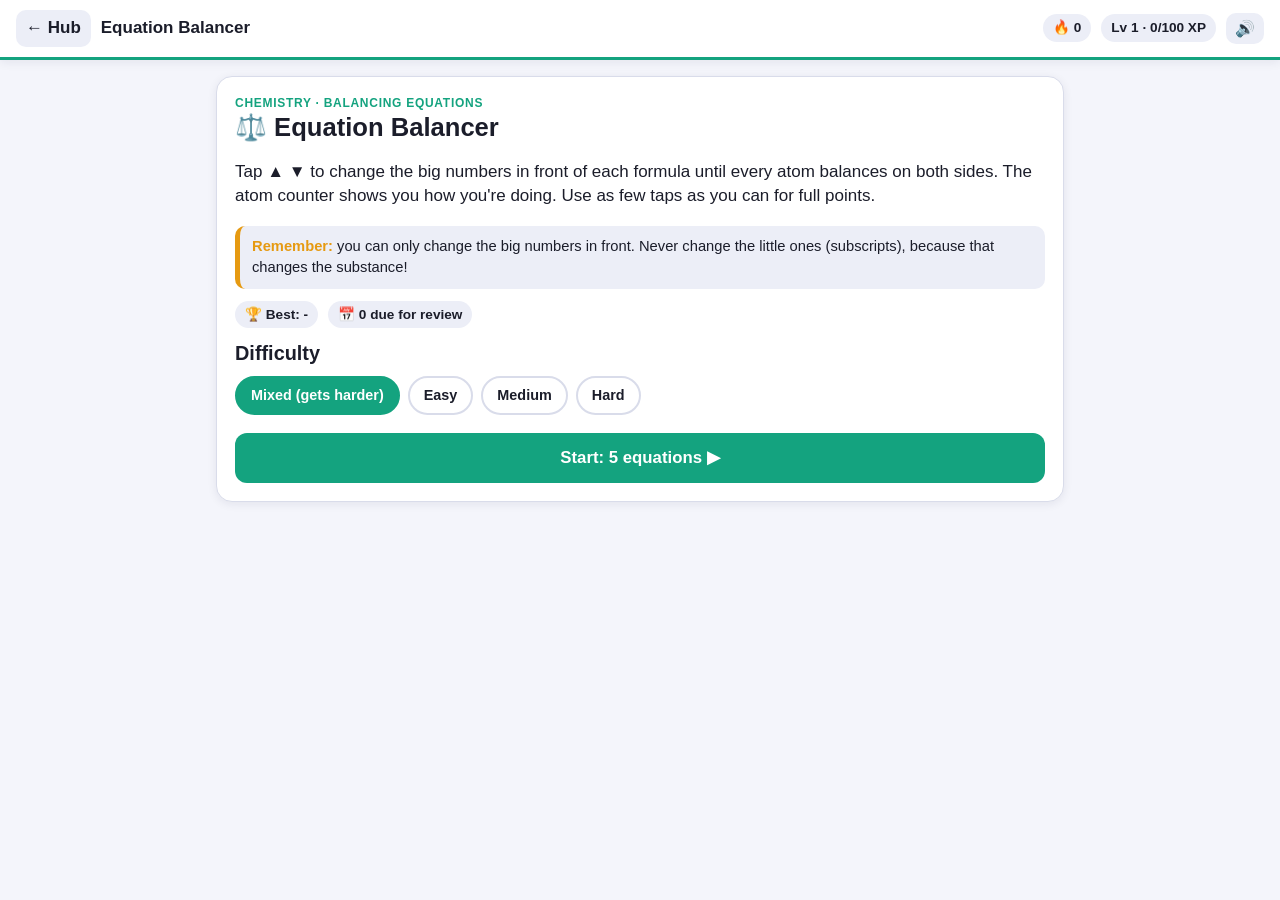
<file: science/equation-balancer.html>
<!doctype html>
<html lang="en-GB">
<head>
<meta charset="utf-8">
<meta name="viewport" content="width=device-width, initial-scale=1">
<title>Equation Balancer</title>
<link rel="stylesheet" href="../styles.css">
<style>
  .eqrow { display: flex; flex-wrap: wrap; align-items: center; justify-content: center; gap: 6px; margin: 10px 0 18px; }
  .species { display: flex; flex-direction: column; align-items: center; background: var(--surface-2); border-radius: 14px; padding: 6px 8px; min-width: 74px; }
  .species button { border: 0; background: var(--surface); color: var(--text); font-size: 1.1rem; font-weight: 900; width: 44px; height: 34px; border-radius: 9px; cursor: pointer; }
  .species button:active { transform: scale(.94); }
  .species .coef { font-size: 1.5rem; font-weight: 900; color: var(--subj); min-height: 1.6rem; }
  .species .coef.one { color: var(--muted); opacity: .5; }
  .species .f { font-size: 1.35rem; font-weight: 800; margin: 2px 0; white-space: nowrap; }
  .op { font-size: 1.5rem; font-weight: 900; color: var(--muted); }
  .tally { width: 100%; border-collapse: separate; border-spacing: 0 6px; }
  .tally td { padding: 6px 8px; background: var(--surface-2); vertical-align: middle; }
  .tally td:first-child { border-radius: 10px 0 0 10px; font-weight: 900; width: 46px; text-align: center; }
  .tally td:last-child { border-radius: 0 10px 10px 0; width: 36px; text-align: center; font-size: 1.1rem; }
  .tally .n { font-weight: 900; width: 30px; text-align: center; }
  .dots { display: flex; flex-wrap: wrap; gap: 3px; }
  .dots i { width: 11px; height: 11px; border-radius: 50%; display: inline-block; background: var(--c); }
  .tally tr.ok td { background: var(--good-soft); }
  .side { font-size: .75rem; font-weight: 800; color: var(--muted); text-transform: uppercase; letter-spacing: .05em; }
</style>
</head>
<body data-subject="science">
<main class="wrap">
  <section id="start" class="card">
    <div class="kicker">Chemistry · Balancing equations</div>
    <h1>⚖️ Equation Balancer</h1>
    <p>Tap <b>▲ ▼</b> to change the big numbers in front of each formula until every atom balances on both sides. The atom counter shows you how you're doing. Use as few taps as you can for full points.</p>
    <div class="tip"><b>Remember:</b> you can only change the big numbers in front. Never change the little ones (subscripts), because that changes the substance!</div>
    <div class="row small" id="targets" style="margin-top:12px"></div>
    <h3 style="margin-top:14px">Difficulty</h3>
    <div class="pills" id="levels">
      <button class="pill on" data-l="mix">Mixed (gets harder)</button>
      <button class="pill" data-l="1">Easy</button>
      <button class="pill" data-l="2">Medium</button>
      <button class="pill" data-l="3">Hard</button>
    </div>
    <div style="margin-top:18px"><button class="btn block" id="go">Start: 5 equations ▶</button></div>
  </section>

  <section id="game" class="hidden">
    <div class="hud"><span class="chip" id="prog"></span><span class="chip" id="lvl"></span><span class="spacer"></span><span class="chip">⭐ <span id="score">0</span></span></div>
    <div class="card">
      <div class="kicker" id="ename"></div>
      <div class="eqrow" id="eqrow"></div>
      <table class="tally" id="tally"></table>
      <div id="fb"></div>
      <div class="row" style="margin-top:12px" id="actions">
        <button class="btn secondary" id="hint">💡 Hint (−5)</button>
        <button class="btn secondary" id="reveal">Show answer</button>
        <span class="spacer"></span>
        <span class="small muted" id="taps"></span>
      </div>
    </div>
  </section>
</main>

<script src="../engine.js"></script>
<script src="../content/equations.js"></script>
<script src="chem.js"></script>
<script>
(function () {
  const AID = 'science.balancer', SUBJ = 'science';
  GCSE.mountHeader({ subject: SUBJ, title: 'Equation Balancer' });
  const $ = (id) => document.getElementById(id);
  const EQ = window.EQUATIONS;
  const COLORS = { H: '#9aa4b8', O: '#e04848', C: '#3b3b46', N: '#3d6ee0', Cl: '#3fbf4a', Na: '#a35be0', Mg: '#d9a520', Ca: '#8bc34a', Fe: '#c76a2c', Al: '#8fa7c2', Cu: '#d4793a', Zn: '#7d8b99', K: '#b06ce6', Li: '#e66cb0', S: '#e8d23a' };
  let level = 'mix', g = null;

  function renderStart() {
    const best = GCSE.bestScore(AID), last = GCSE.lastDayScore(AID);
    $('targets').innerHTML = `<span class="chip">🏆 Best: ${best || '-'}</span>` + (last ? `<span class="chip">🎯 Beat last time: ${last.score}</span>` : '') +
      `<span class="chip">📅 ${GCSE.dueCount(EQ.map((e) => 'eq.' + e.id))} due for review</span>`;
  }
  $('levels').addEventListener('click', (e) => {
    const b = e.target.closest('.pill'); if (!b) return;
    level = b.dataset.l;
    [...$('levels').children].forEach((x) => x.classList.toggle('on', x === b));
  });

  function chooseSet() {
    if (level !== 'mix') {
      const pool = EQ.filter((e) => String(e.level) === level).map((e) => 'eq.' + e.id);
      return GCSE.pickItems(pool, 5).map((k) => EQ.find((e) => 'eq.' + e.id === k));
    }
    // 2 easy, 2 medium, 1 hard, in that order
    const by = (l, n) => GCSE.pickItems(EQ.filter((e) => e.level === l).map((e) => 'eq.' + e.id), n).map((k) => EQ.find((e) => 'eq.' + e.id === k));
    return by(1, 2).concat(by(2, 2), by(3, 1));
  }

  function start() {
    g = { set: chooseSet(), i: 0, score: 0, correct: 0, xp: 0, mistakes: [] };
    $('start').classList.add('hidden'); $('game').classList.remove('hidden');
    load();
  }
  function load() {
    const e = g.set[g.i];
    const p = Chem.parseEquation(e.eq);
    const sol = Chem.solve(p);
    g.cur = { e, p, sol, coefs: p.all.map(() => 1), taps: 0, minTaps: sol.reduce((a, b) => a + b - 1, 0), hint: false, done: false };
    $('prog').textContent = `${g.i + 1} / ${g.set.length}`;
    $('lvl').textContent = ['', 'Easy', 'Medium', 'Hard'][e.level];
    $('ename').textContent = e.name;
    $('fb').innerHTML = '';
    $('hint').disabled = false; $('reveal').disabled = false;
    $('actions').classList.remove('hidden');
    draw();
  }

  function draw() {
    const c = g.cur, p = c.p;
    let html = '';
    p.all.forEach((f, idx) => {
      if (idx === p.left.length) html += '<span class="op">→</span>';
      else if (idx > 0) html += '<span class="op">+</span>';
      html += `<div class="species">
        <button data-i="${idx}" data-d="1" aria-label="More ${f}" ${c.done ? 'disabled' : ''}>▲</button>
        <div class="coef ${c.coefs[idx] === 1 ? 'one' : ''}">${c.coefs[idx]}</div>
        <div class="f">${Chem.formulaHTML(f)}</div>
        <button data-i="${idx}" data-d="-1" aria-label="Fewer ${f}" ${c.done ? 'disabled' : ''}>▼</button>
      </div>`;
    });
    $('eqrow').innerHTML = html;
    const t = Chem.tally(p, c.coefs);
    const dots = (n, el) => n > 24 ? `<b>${n}</b>` : `<span class="dots">${'<i></i>'.repeat(n)}</span>`;
    $('tally').innerHTML = `<tr><td class="side">Atom</td><td class="side" colspan="2">Left side</td><td class="side" colspan="2">Right side</td><td></td></tr>` +
      t.map((r) => `<tr class="${r.left === r.right ? 'ok' : ''}" style="--c:${COLORS[r.el] || '#888'}">
        <td>${r.el}</td><td class="n">${r.left}</td><td>${dots(r.left)}</td><td class="n">${r.right}</td><td>${dots(r.right)}</td>
        <td>${r.left === r.right ? '✅' : '❌'}</td></tr>`).join('');
    $('taps').textContent = `Taps: ${c.taps}`;
  }

  $('eqrow').addEventListener('click', (e) => {
    const b = e.target.closest('button'); if (!b || g.cur.done) return;
    const i = +b.dataset.i, d = +b.dataset.d, c = g.cur;
    const nv = c.coefs[i] + d;
    if (nv < 1 || nv > 12) return;
    c.coefs[i] = nv; c.taps++;
    GCSE.sound('tick');
    draw();
    if (Chem.isBalanced(c.p, c.coefs)) {
      if (Chem.isLowest(c.coefs)) solved();
      else $('fb').innerHTML = `<div class="feedback bad">It balances, but use the <b>smallest</b> whole numbers. Every number here can be divided by the same amount.</div>`;
    } else $('fb').innerHTML = '';
  });

  function solved() {
    const c = g.cur; c.done = true;
    const extra = Math.max(0, c.taps - c.minTaps);
    const key = 'eq.' + c.e.id;
    const revenge = !c.hint && GCSE.wasWrong(key);
    let pts = Math.max(6, 10 + 5 * c.e.level - extra) - (c.hint ? 5 : 0) + (revenge ? 5 : 0);
    pts = Math.max(3, pts);
    g.score += pts; g.correct++; g.xp += 2 + c.e.level;
    GCSE.grade(key, !c.hint);
    GCSE.topic('science.balancing', 'Balancing equations', !c.hint);
    GCSE.sound('good');
    draw();
    $('score').textContent = g.score;
    $('actions').classList.add('hidden');
    $('fb').innerHTML = `<div class="feedback good">⚖️ Balanced! +${pts} points${extra === 0 ? ' with perfect taps!' : ` (${extra} extra tap${extra === 1 ? '' : 's'})`}${revenge ? ' 💥 Revenge bonus +5!' : ''}
      <div class="why">${equationText(c.p, c.coefs)}</div></div>` + nextBtn();
    bindNext();
  }
  function equationText(p, coefs) {
    return p.all.map((f, i) => (i === p.left.length ? ' → ' : i ? ' + ' : '') + (coefs[i] > 1 ? coefs[i] : '') + Chem.formulaHTML(f)).join('');
  }
  const nextBtn = () => `<div class="row" style="margin-top:10px"><button class="btn" id="next">${g.i + 1 < g.set.length ? 'Next equation →' : 'Finish'}</button></div>`;
  function bindNext() {
    $('next').focus();
    $('next').addEventListener('click', () => { g.i++; g.i < g.set.length ? load() : end(); });
  }

  $('hint').addEventListener('click', () => {
    const c = g.cur; if (c.done) return;
    c.hint = true; $('hint').disabled = true;
    // find the first species whose coefficient is wrong and say what it should be
    const idx = c.sol.findIndex((v, i) => v !== c.coefs[i]);
    const f = c.p.all[idx >= 0 ? idx : 0];
    $('fb').innerHTML = `<div class="tip"><b>Hint:</b> The number in front of <b>${Chem.formulaHTML(f)}</b> should be <b>${c.sol[idx >= 0 ? idx : 0]}</b>. Tip: leave elements on their own (like O<sub>2</sub> or H<sub>2</sub>) until last.</div>`;
  });
  $('reveal').addEventListener('click', () => {
    const c = g.cur; if (c.done) return;
    c.done = true; c.coefs = c.sol.slice();
    GCSE.grade('eq.' + c.e.id, false);
    GCSE.topic('science.balancing', 'Balancing equations', false);
    GCSE.sound('bad');
    g.mistakes.push({ q: c.e.name, a: equationText(c.p, c.sol), why: 'This one will come back soon for another go.' });
    draw();
    $('actions').classList.add('hidden');
    $('fb').innerHTML = `<div class="feedback bad">Here's the answer: <span style="font-size:1.15rem">${equationText(c.p, c.sol)}</span><div class="why">Check the atom counter: every row is now equal.</div></div>` + nextBtn();
    bindNext();
  });

  function end() {
    const done = g;
    GCSE.summary({ aid: AID, subject: SUBJ, score: done.score, correct: done.correct, total: done.set.length, xp: done.xp, mistakes: done.mistakes,
      onAgain: () => { renderStart(); start(); } });
  }

  $('go').addEventListener('click', start);
  renderStart();
})();
</script>
</body>
</html>
</file>
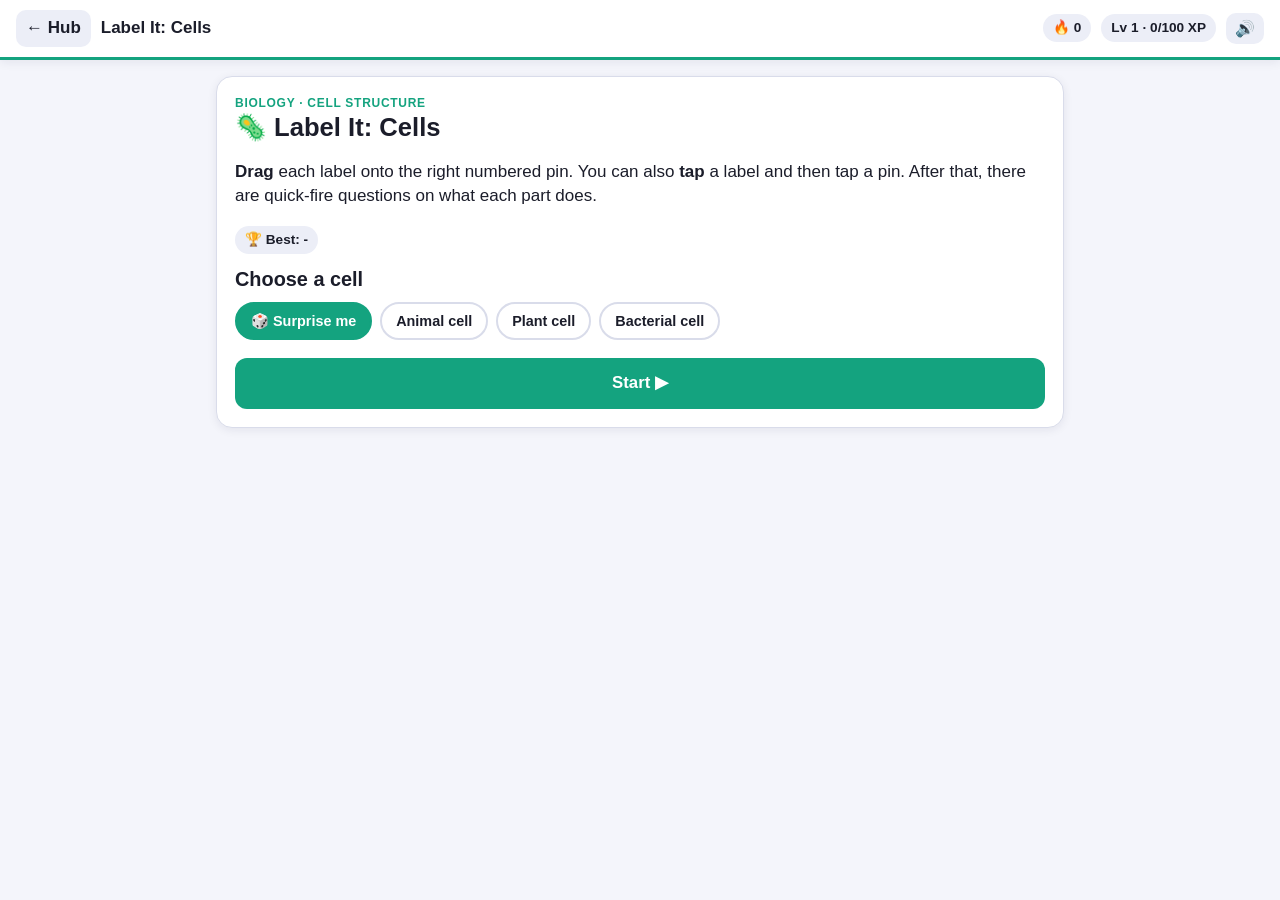
<file: science/label-it.html>
<!doctype html>
<html lang="en-GB">
<head>
<meta charset="utf-8">
<meta name="viewport" content="width=device-width, initial-scale=1">
<title>Label It: Cells</title>
<link rel="stylesheet" href="../styles.css">
<style>
  :root { --cyto: #fdf3d8; --nuc: #c9b6f2; --mito: #f6a77d; --chloro: #6cc46a; --wallc: #3f8f3a; --vac: #cfe8fb; --ink: #4a4f68; }
  @media (prefers-color-scheme: dark) { :root:not([data-theme="light"]) { --cyto: #3a3524; --nuc: #5c4a8f; --mito: #a8613f; --chloro: #3d8a3b; --wallc: #6fd068; --vac: #29445c; --ink: #c9cde0; } }
  :root[data-theme="dark"] { --cyto: #3a3524; --nuc: #5c4a8f; --mito: #a8613f; --chloro: #3d8a3b; --wallc: #6fd068; --vac: #29445c; --ink: #c9cde0; }
  svg.diagram { width: 100%; height: auto; display: block; background: var(--surface); border-radius: 14px; border: 1px solid var(--border); }
  .diagram .cyto { fill: var(--cyto); stroke: var(--ink); stroke-width: 2.5; }
  .diagram .nuc { fill: var(--nuc); stroke: var(--ink); stroke-width: 2; }
  .diagram .nucleolus { fill: var(--ink); opacity: .45; }
  .diagram .mito { fill: var(--mito); stroke: var(--ink); stroke-width: 1.5; }
  .diagram .cristae, .diagram .thyl { fill: none; stroke: var(--ink); stroke-width: 1.2; opacity: .7; }
  .diagram .chloro { fill: var(--chloro); stroke: var(--ink); stroke-width: 1.2; }
  .diagram .wall { fill: none; stroke: var(--wallc); stroke-width: 10; }
  .diagram .vac { fill: var(--vac); stroke: var(--ink); stroke-width: 1.5; }
  .diagram .ribo circle { fill: var(--ink); }
  .diagram .dna { fill: none; stroke: #d6457a; stroke-width: 3; }
  .diagram .plasmid { fill: none; stroke: #d6457a; stroke-width: 2.5; }
  .diagram .flag { fill: none; stroke: var(--ink); stroke-width: 3; stroke-linecap: round; }
  .diagram .lead { stroke: var(--muted); stroke-width: 1.5; stroke-dasharray: 3 3; }
  .diagram .anchor { fill: var(--text); }
  .diagram .target { cursor: pointer; }
  .diagram .target circle { fill: var(--surface); stroke: var(--subj); stroke-width: 3; transition: fill .2s; }
  .diagram .target text { fill: var(--text); font-weight: 900; font-size: 15px; text-anchor: middle; dominant-baseline: central; pointer-events: none; }
  .diagram .target.done circle { fill: var(--good); stroke: var(--good); }
  .diagram .target.done text { fill: #fff; }
  .diagram .target.miss circle { fill: var(--bad); stroke: var(--bad); }
  .diagram .target.drop-hover circle { fill: var(--good-soft); }
  .diagram .target.drop-hover { outline: none; }
  .labels { display: flex; flex-wrap: wrap; gap: 8px; margin-bottom: 12px; }
  @media (max-width: 600px) { .lab { padding: 7px 11px; font-size: .88rem; } }
  .lab { background: var(--surface); border: 2px solid var(--subj); color: var(--text); border-radius: 999px; padding: 9px 14px; font-weight: 800; font-size: .95rem; }
  .lab.placed { border-color: var(--good); background: var(--good-soft); cursor: default; }
  .lab .n { display: inline-grid; place-items: center; width: 22px; height: 22px; border-radius: 50%; background: var(--good); color: #fff; font-size: .8rem; margin-right: 6px; }
</style>
</head>
<body data-subject="science">
<main class="wrap">
  <section id="start" class="card">
    <div class="kicker">Biology · Cell structure</div>
    <h1>🦠 Label It: Cells</h1>
    <p><b>Drag</b> each label onto the right numbered pin. You can also <b>tap</b> a label and then tap a pin. After that, there are quick-fire questions on what each part does.</p>
    <div class="row small" id="targets"></div>
    <h3 style="margin-top:14px">Choose a cell</h3>
    <div class="pills" id="picker"></div>
    <div style="margin-top:18px"><button class="btn block" id="go">Start ▶</button></div>
  </section>

  <section id="label" class="hidden">
    <div class="hud"><span class="kicker" id="dname" style="font-size:.9rem"></span><span class="spacer"></span><span class="chip">⭐ <span id="score">0</span></span><span class="chip" id="left"></span></div>
    <div class="labels" id="labels"></div>
    <svg class="diagram" id="svg" viewBox="0 0 520 320" role="img" aria-label="Cell diagram with numbered pins"></svg>
    <div id="lfb"></div>
  </section>

  <section id="quiz" class="hidden card">
    <div class="hud"><span class="kicker" id="qk"></span><span class="spacer"></span><span class="chip">⭐ <span id="qscore">0</span></span></div>
    <div class="question" id="qq" style="font-size:1.2rem"></div>
    <div class="choices" id="qc"></div>
    <div id="qfb"></div>
  </section>
</main>

<script src="../engine.js"></script>
<script src="../content/cells.js"></script>
<script>
(function () {
  const AID = 'science.labelit', SUBJ = 'science';
  GCSE.mountHeader({ subject: SUBJ, title: 'Label It: Cells' });
  const $ = (id) => document.getElementById(id);
  const D = window.CELL_DIAGRAMS, FN = window.CELL_FUNCTIONS;
  const partKey = (d, p) => `cells.${d.id}.${p.id}`;
  const fnKey = (id) => `cells.fn.${id}`;
  let choice = 'mixed', g = null;

  function dueFor(d) { return GCSE.dueCount(d.parts.map((p) => partKey(d, p))); }
  function renderStart() {
    const best = GCSE.bestScore(AID), last = GCSE.lastDayScore(AID);
    $('targets').innerHTML = `<span class="chip">🏆 Best: ${best || '-'}</span>` + (last ? `<span class="chip">🎯 Beat last time: ${last.score}</span>` : '');
    $('picker').innerHTML = [['mixed', '🎲 Surprise me']].concat(D.map((d) => [d.id, d.name + (dueFor(d) ? ` · ${dueFor(d)} due` : '')]))
      .map(([id, n]) => `<button class="pill ${choice === id ? 'on' : ''}" data-id="${id}">${n}</button>`).join('');
  }
  $('picker').addEventListener('click', (e) => { const b = e.target.closest('.pill'); if (b) { choice = b.dataset.id; renderStart(); } });

  function chooseDiagram() {
    if (choice !== 'mixed') return D.find((d) => d.id === choice);
    // favour the diagram with the most due/unseen parts
    const scored = D.map((d) => ({ d, s: d.parts.filter((p) => { const b = GCSE.box(partKey(d, p)); return !b || GCSE.isDue(partKey(d, p)); }).length + Math.random() }));
    return scored.sort((a, b) => b.s - a.s)[0].d;
  }

  // ---------- label phase ----------
  function start() {
    const d = chooseDiagram();
    g = { d, score: 0, correct: 0, total: 0, xp: 0, mistakes: [], tried: {}, placed: 0 };
    $('start').classList.add('hidden'); $('quiz').classList.add('hidden'); $('label').classList.remove('hidden');
    $('dname').textContent = d.name;
    const order = GCSE.shuffle(d.parts.map((_, i) => i)); // pin numbers are shuffled each round
    g.num = {}; order.forEach((pi, n) => { g.num[d.parts[pi].id] = n + 1; });
    let pins = '';
    d.parts.forEach((p) => {
      pins += `<line class="lead" x1="${p.a[0]}" y1="${p.a[1]}" x2="${p.p[0]}" y2="${p.p[1]}"/><circle class="anchor" cx="${p.a[0]}" cy="${p.a[1]}" r="3.5"/>`;
    });
    d.parts.forEach((p) => {
      pins += `<g class="target" data-id="${p.id}"><circle cx="${p.p[0]}" cy="${p.p[1]}" r="20"/><text x="${p.p[0]}" y="${p.p[1]}">${g.num[p.id]}</text></g>`;
    });
    $('svg').innerHTML = d.svg + pins;
    $('labels').innerHTML = GCSE.shuffle(d.parts).map((p) => `<button class="lab draggable" data-id="${p.id}">${p.label}</button>`).join('');
    $('lfb').innerHTML = '';
    updateHud();
  }
  function updateHud() {
    $('score').textContent = g.score;
    $('left').textContent = `${g.d.parts.length - g.placed} to place`;
  }

  GCSE.dragDrop({
    container: $('label'), itemSelector: '.lab:not(.placed)', targetSelector: '.target:not(.done)',
    onDrop(chip, pin) {
      const id = chip.dataset.id, d = g.d, part = d.parts.find((p) => p.id === id);
      const key = partKey(d, part);
      const first = !g.tried[id];
      g.tried[id] = true;
      if (pin.dataset.id === id) {
        const revenge = first && GCSE.wasWrong(key);
        if (first) { g.correct++; g.score += 10 + (revenge ? 5 : 0); g.xp += 2; GCSE.grade(key, true); }
        g.total += first ? 1 : 0;
        GCSE.topic('science.cells', 'Cell structure', first);
        $('lfb').innerHTML = '';
        pin.classList.add('done');
        chip.classList.add('placed'); chip.dataset.locked = '1';
        chip.innerHTML = `<span class="n">${g.num[id]}</span>${part.label}`;
        g.placed++;
        GCSE.sound('good');
        if (revenge) GCSE.toast('💥 Revenge bonus +5! You got it wrong last time.');
        updateHud();
        if (g.placed === d.parts.length) finishLabels();
      } else {
        if (first) {
          g.total++; GCSE.grade(key, false); GCSE.topic('science.cells', 'Cell structure', false);
          g.mistakes.push({ q: `${part.label} (${d.name})`, a: `Pin ${g.num[id]}`, why: FN[id] });
        }
        GCSE.sound('bad');
        chip.classList.add('shake'); setTimeout(() => chip.classList.remove('shake'), 400);
        pin.classList.add('miss'); setTimeout(() => pin.classList.remove('miss'), 500);
        const hint = d.parts.find((p) => p.id === pin.dataset.id);
        $('lfb').innerHTML = `<div class="feedback bad">Not that one. Clue for pin ${g.num[pin.dataset.id]}: <span class="why" style="display:inline">${FN[hint.id]}</span></div>`;
      }
    }
  });

  function finishLabels() {
    $('lfb').innerHTML = `<div class="feedback good">All labelled! ${g.correct}/${g.d.parts.length} right first time.</div>
      <div class="row" style="margin-top:10px"><button class="btn" id="toquiz">Quick-fire questions →</button></div>`;
    $('toquiz').focus();
    $('toquiz').addEventListener('click', startQuiz);
  }

  // ---------- quick-fire phase ----------
  function startQuiz() {
    const d = g.d;
    const fnIds = GCSE.pickItems(d.parts.map((p) => fnKey(p.id)), 3).map((k) => k.replace('cells.fn.', ''));
    const qs = fnIds.map((id) => {
      const twins = { wall: 'bwall', bwall: 'wall', nucleus: 'dna', dna: 'nucleus' }; // too similar to be fair distractors
      const others = GCSE.shuffle(Object.keys(FN).filter((k) => k !== id && k !== twins[id])).slice(0, 3).map((k) => FN[k]);
      const label = d.parts.find((p) => p.id === id).label;
      return { key: fnKey(id), kind: 'What does it do?', q: `What is the job of the <b>${label.toLowerCase()}</b>?`, a: FN[id], options: GCSE.shuffle([FN[id]].concat(others)), label };
    });
    const fact = GCSE.pick(d.facts);
    qs.push({ key: `cells.fact.${d.id}.${d.facts.indexOf(fact)}`, kind: 'Quick fact', q: fact.q, a: fact.a, options: GCSE.shuffle([fact.a].concat(fact.wrong)) });
    g.qs = GCSE.shuffle(qs); g.qi = 0;
    $('label').classList.add('hidden'); $('quiz').classList.remove('hidden');
    showQ();
  }
  function showQ() {
    const q = g.qs[g.qi];
    g.locked = false;
    $('qk').textContent = `${q.kind} · ${g.qi + 1}/${g.qs.length}`;
    $('qq').innerHTML = q.q;
    $('qscore').textContent = g.score;
    $('qc').innerHTML = q.options.map((o) => `<button class="choice">${GCSE.esc(o)}</button>`).join('');
    $('qfb').innerHTML = '';
  }
  $('qc').addEventListener('click', (e) => {
    const b = e.target.closest('.choice'); if (!b || g.locked) return;
    g.locked = true;
    const q = g.qs[g.qi], ok = b.textContent === q.a;
    const revenge = ok && GCSE.wasWrong(q.key);
    GCSE.grade(q.key, ok); GCSE.topic('science.cellfn', 'Cell parts and their jobs', ok);
    g.total++;
    [...$('qc').children].forEach((c) => { c.disabled = true; if (c.textContent === q.a) c.classList.add('correct'); });
    if (ok) { g.correct++; g.score += 10 + (revenge ? 5 : 0); g.xp += 2; GCSE.sound('good'); $('qfb').innerHTML = `<div class="feedback good">Correct!${revenge ? ' 💥 Revenge bonus +5' : ''}</div>`; }
    else { b.classList.add('wrong'); GCSE.sound('bad'); $('qfb').innerHTML = `<div class="feedback bad">The answer: ${GCSE.esc(q.a)}</div>`; g.mistakes.push({ q: q.q, a: GCSE.esc(q.a) }); }
    $('qscore').textContent = g.score;
    $('qfb').insertAdjacentHTML('beforeend', `<div class="row" style="margin-top:10px"><button class="btn" id="qnext">${g.qi + 1 < g.qs.length ? 'Next →' : 'Finish'}</button></div>`);
    $('qnext').focus();
    $('qnext').addEventListener('click', () => { g.qi++; g.qi < g.qs.length ? showQ() : end(); });
  });

  function end() {
    const done = g;
    GCSE.summary({ aid: AID, subject: SUBJ, score: done.score, correct: done.correct, total: done.total, xp: done.xp, mistakes: done.mistakes,
      onAgain: () => { $('quiz').classList.add('hidden'); start(); } });
  }

  $('go').addEventListener('click', start);
  renderStart();
})();
</script>
</body>
</html>
</file>
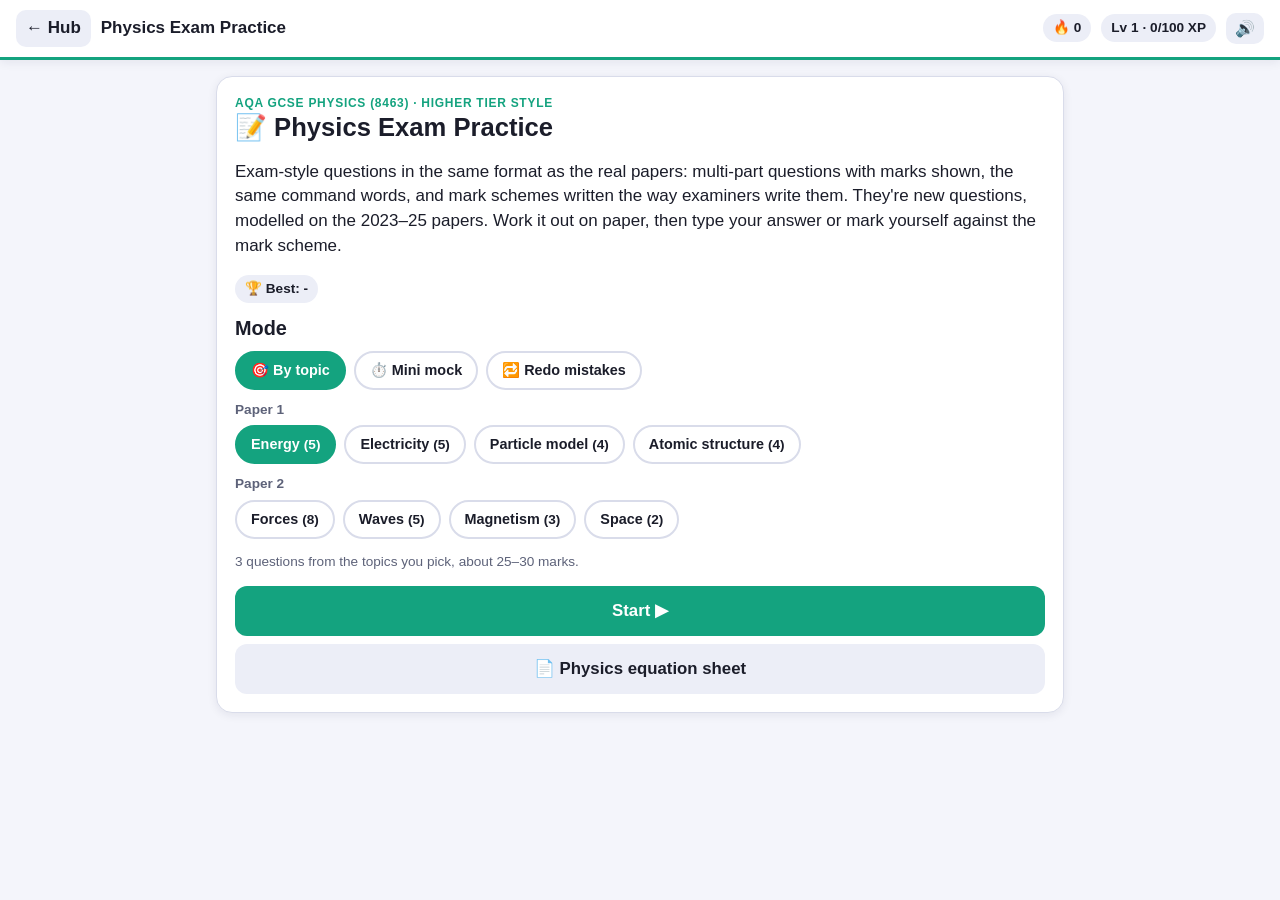
<file: science/physics-exam.html>
<!doctype html>
<html lang="en-GB">
<head>
<meta charset="utf-8">
<meta name="viewport" content="width=device-width, initial-scale=1">
<title>Physics Exam Practice</title>
<link rel="stylesheet" href="../styles.css">
<link rel="stylesheet" href="../exam-styles.css">
</head>
<body data-subject="science">
<main class="wrap">
  <section id="start" class="card">
    <div class="kicker">AQA GCSE Physics (8463) · Higher tier style</div>
    <h1>📝 Physics Exam Practice</h1>
    <p>Exam-style questions in the same format as the real papers: multi-part questions with marks shown, the same command words, and mark schemes written the way examiners write them. They're new questions, modelled on the 2023–25 papers. Work it out on paper, then type your answer or mark yourself against the mark scheme.</p>
    <div class="row small" id="targets"></div>
    <h3 style="margin-top:14px">Mode</h3>
    <div class="pills" id="modes"></div>
    <div id="opts"></div>
    <div class="row" style="margin-top:12px">
      <button class="btn block" id="go">Start ▶</button>
    </div>
    <div class="row" style="margin-top:8px"><button class="btn secondary block hidden" id="sheetbtn" type="button">📄 Physics equation sheet</button></div>
  </section>

  <section id="game" class="hidden">
    <div class="card">
      <div class="hud">
        <span class="chip" id="prog"></span>
        <span class="chip hidden" id="clock"></span>
        <span class="spacer"></span>
        <span class="chip">⭐ <span id="marks"></span></span>
      </div>
      <div id="qhead"></div>
      <div id="intro" class="intro"></div>
      <div id="parts"></div>
    </div>
    <div id="qnext"></div>
    <div class="row" style="margin-top:10px"><button class="btn secondary" type="button" onclick="document.getElementById('sheetbtn').click()">📄 Equation sheet</button></div>
  </section>
</main>

<script src="../engine.js"></script>
<script src="../exam-figs.js"></script>
<script src="../content/physics-exam-p1.js"></script>
<script src="../content/physics-exam-p2.js"></script>
<script>
  window.EXAM = {
    aid: 'science.physexam', subject: 'science', title: 'Physics Exam Practice', prefix: 'pexam',
    papers: { 1: 'Paper 1', 2: 'Paper 2' },
    topics: {
      energy: { name: 'Energy', paper: 1 }, electricity: { name: 'Electricity', paper: 1 },
      particles: { name: 'Particle model', paper: 1 }, atomic: { name: 'Atomic structure', paper: 1 },
      forces: { name: 'Forces', paper: 2 }, waves: { name: 'Waves', paper: 2 },
      magnetism: { name: 'Magnetism', paper: 2 }, space: { name: 'Space', paper: 2 }
    },
    questions: [].concat(window.PHYS_P1 || [], window.PHYS_P2 || []),
    sheet: `<div class="sheet"><h2 style="margin-top:0">Physics equation sheet</h2>
      <p class="small muted">These are given in the exam. All the others (W = mg, V = IR, E<sub>k</sub> = ½mv² and so on) must be learned: practise them in Physics Calc Gym.</p>
      <table>
        <tr><td>(final velocity)² − (initial velocity)² = 2 × acceleration × distance</td><td>v² − u² = 2as</td></tr>
        <tr><td>force = change in momentum ÷ time taken</td><td>F = mΔv ÷ Δt</td></tr>
        <tr><td>elastic potential energy = 0.5 × spring constant × (extension)²</td><td>E<sub>e</sub> = ½ke²</td></tr>
        <tr><td>change in thermal energy = mass × specific heat capacity × temperature change</td><td>ΔE = mcΔθ</td></tr>
        <tr><td>period = 1 ÷ frequency</td><td>T = 1 ÷ f</td></tr>
        <tr><td>thermal energy for a change of state = mass × specific latent heat</td><td>E = mL</td></tr>
        <tr><td>force on a conductor = magnetic flux density × current × length</td><td>F = BIl</td></tr>
        <tr><td>potential difference across primary coil × current in primary coil = p.d. across secondary × current in secondary</td><td>V<sub>p</sub>I<sub>p</sub> = V<sub>s</sub>I<sub>s</sub></td></tr>
        <tr><td>V<sub>p</sub> ÷ V<sub>s</sub> = n<sub>p</sub> ÷ n<sub>s</sub></td><td>transformer turns</td></tr>
        <tr><td>pressure × volume = constant (fixed mass of gas at constant temperature)</td><td>pV = constant</td></tr>
        <tr><td>pressure due to a column of liquid = height × density × g</td><td>p = hρg</td></tr>
      </table></div>`
  };
</script>
<script src="../exam-engine.js"></script>
</body>
</html>
</file>
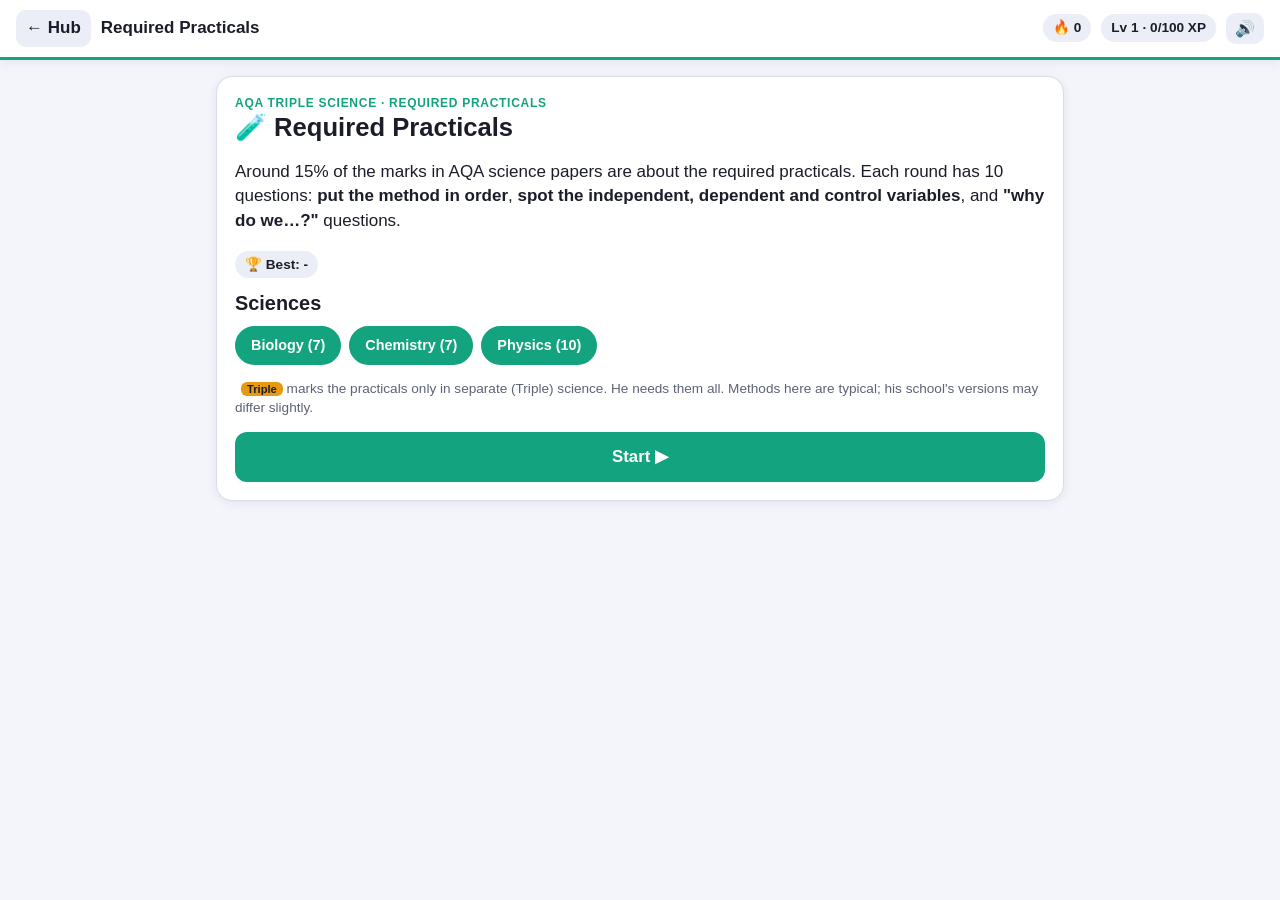
<file: science/practicals.html>
<!doctype html>
<html lang="en-GB">
<head>
<meta charset="utf-8">
<meta name="viewport" content="width=device-width, initial-scale=1">
<title>Required Practicals</title>
<link rel="stylesheet" href="../styles.css">
<style>
  .qtext { font-size: 1.15rem; font-weight: 800; margin: 6px 0 12px; line-height: 1.4; }
  .pname { display: inline-block; background: var(--surface-2); border-radius: 10px; padding: 6px 12px; font-weight: 800; margin-bottom: 10px; }
  .pname .sci { color: var(--subj); }
  .choices.one { grid-template-columns: 1fr; }
  .choices .choice { text-align: left; }
  .order { display: flex; flex-direction: column; gap: 8px; }
  .order .choice { display: flex; gap: 12px; align-items: center; text-align: left; }
  .order .num { flex: none; width: 34px; height: 34px; border-radius: 50%; display: grid; place-items: center; font-weight: 900; background: var(--surface-2); color: var(--muted); }
  .order .choice.picked .num { background: var(--subj); color: #fff; }
  .steps { margin: 8px 0 0; padding-left: 22px; }
  .steps li { margin-bottom: 4px; }
  .combo { font-weight: 900; color: var(--subj); }
  .tri { font-size: .7rem; font-weight: 800; background: var(--warn); color: #1b1d2a; border-radius: 6px; padding: 1px 6px; margin-left: 6px; vertical-align: middle; }
</style>
</head>
<body data-subject="science">
<main class="wrap">
  <section id="start" class="card">
    <div class="kicker">AQA Triple Science · Required practicals</div>
    <h1>🧪 Required Practicals</h1>
    <p>Around 15% of the marks in AQA science papers are about the required practicals. Each round has 10 questions: <b>put the method in order</b>, <b>spot the independent, dependent and control variables</b>, and <b>"why do we…?"</b> questions.</p>
    <div class="row small" id="targets"></div>
    <h3 style="margin-top:14px">Sciences</h3>
    <div class="pills" id="scis"></div>
    <p class="small muted"><span class="tri">Triple</span> marks the practicals only in separate (Triple) science. He needs them all. Methods here are typical; his school's versions may differ slightly.</p>
    <div style="margin-top:12px"><button class="btn block" id="go">Start ▶</button></div>
  </section>

  <section id="game" class="hidden card">
    <div class="hud">
      <span class="chip" id="prog"></span>
      <span class="chip combo" id="combo"></span>
      <span class="spacer"></span>
      <span class="chip">⭐ <span id="score">0</span></span>
    </div>
    <div class="kicker" id="kind"></div>
    <div id="body"></div>
    <div id="fb"></div>
  </section>
</main>

<script src="../engine.js"></script>
<script src="../content/practicals.js"></script>
<script>
(function () {
  const AID = 'science.practicals', SUBJ = 'science';
  GCSE.mountHeader({ subject: SUBJ, title: 'Required Practicals' });
  const $ = (id) => document.getElementById(id);
  const { esc, shuffle, pick } = GCSE;
  const ALL = window.PRACTICALS, SCI = window.PRACTICAL_SCI;
  let scis = Object.keys(SCI), g = null;
  try { const s = JSON.parse(localStorage.getItem('rp-scis')); if (Array.isArray(s)) { const f = s.filter((x) => SCI[x]); if (f.length) scis = f; } } catch (e) {}

  const k = (p, part) => `prac.${p.id}.${part}`;
  const pool = () => ALL.filter((p) => scis.includes(p.sci));

  function renderStart() {
    const best = GCSE.bestScore(AID), last = GCSE.lastDayScore(AID);
    $('targets').innerHTML = `<span class="chip">🏆 Best: ${best || '-'}</span>` + (last ? `<span class="chip">🎯 Beat last time: ${last.score}</span>` : '');
    $('scis').innerHTML = Object.entries(SCI).map(([id, name]) => {
      const ps = ALL.filter((p) => p.sci === id);
      const due = GCSE.dueCount(ps.flatMap((p) => ['order', 'iv', 'dv', 'ctrl', 'why'].map((part) => k(p, part))));
      return `<button class="pill ${scis.includes(id) ? 'on' : ''}" data-id="${id}">${name} (${ps.length})${due ? ` · ${due} due` : ''}</button>`;
    }).join('');
  }
  $('scis').addEventListener('click', (e) => {
    const b = e.target.closest('.pill'); if (!b) return;
    const id = b.dataset.id;
    if (scis.includes(id)) { if (scis.length > 1) scis = scis.filter((x) => x !== id); else GCSE.toast('Pick at least one science'); }
    else scis.push(id);
    try { localStorage.setItem('rp-scis', JSON.stringify(scis)); } catch (err) {}
    renderStart();
  });

  function choose(list, part, n) {
    const keys = list.map((p) => k(p, part));
    return GCSE.pickItems(keys, Math.min(n, keys.length)).map((key) => list.find((p) => k(p, part) === key));
  }
  function buildRound() {
    const ps = pool(), vars = ps.filter((p) => p.iv);
    const r = [];
    choose(ps, 'order', 3).forEach((p) => r.push({ type: 'order', p }));
    choose(vars, 'iv', 2).forEach((p) => r.push({ type: 'iv', p }));
    choose(vars, 'dv', 2).forEach((p) => r.push({ type: 'dv', p }));
    choose(vars, 'ctrl', 1).forEach((p) => r.push({ type: 'ctrl', p }));
    choose(ps, 'why', 10 - r.length).forEach((p) => r.push({ type: 'why', p }));
    // avoid the same practical twice in a row where possible
    const out = shuffle(r);
    for (let i = 1; i < out.length; i++) if (out[i].p === out[i - 1].p) { const j = out.findIndex((x, n) => n > i && x.p !== out[i].p); if (j > 0) [out[i], out[j]] = [out[j], out[i]]; }
    return out.slice(0, 10);
  }

  function start() {
    g = { round: buildRound(), i: 0, score: 0, correct: 0, total: 0, combo: 0, xp: 0, mistakes: [] };
    $('start').classList.add('hidden'); $('game').classList.remove('hidden'); window.scrollTo(0, 0);
    show();
  }
  const mult = () => (g.combo >= 3 ? 2 : 1);
  function hud() {
    $('prog').textContent = `${g.i + 1} / ${g.round.length}`;
    $('score').textContent = g.score;
    $('combo').textContent = g.combo >= 3 ? '🔥 ×2 combo' : `combo ${g.combo}/3`;
  }
  const head = (p) => `<div class="pname"><span class="sci">${SCI[p.sci]}</span> · ${esc(p.name)}${p.triple ? '<span class="tri">Triple</span>' : ''}</div>`;
  function show() {
    $('fb').innerHTML = '';
    hud();
    const it = g.round[g.i];
    ({ order: showOrder, iv: showVar, dv: showVar, ctrl: showVar, why: showWhy })[it.type](it);
  }

  function finish(it, part, ok, base, wrongHtml, whyHtml, mistake) {
    const key = k(it.p, part), revenge = ok && GCSE.wasWrong(key);
    GCSE.grade(key, ok);
    const label = { order: 'method order', iv: 'variables', dv: 'variables', ctrl: 'variables', why: 'explaining methods' }[part];
    GCSE.topic(`science.prac.${part === 'iv' || part === 'dv' || part === 'ctrl' ? 'vars' : part}`, 'Required practicals: ' + label, ok);
    g.total++;
    if (ok) {
      g.combo++; g.correct++;
      const pts = base * mult() + (revenge ? 5 : 0);
      g.score += pts; g.xp += 2;
      GCSE.sound('good');
      $('fb').innerHTML = `<div class="feedback good">Correct! +${pts}${revenge ? ' 💥 revenge bonus' : ''}${whyHtml ? `<div class="why">${whyHtml}</div>` : ''}</div>`;
    } else {
      g.combo = 0;
      GCSE.sound('bad');
      $('fb').innerHTML = `<div class="feedback bad">${wrongHtml}${whyHtml ? `<div class="why">${whyHtml}</div>` : ''}</div>`;
      if (mistake) g.mistakes.push(mistake);
    }
    hud();
    $('fb').insertAdjacentHTML('beforeend', `<div class="row" style="margin-top:10px"><button class="btn" id="next">${g.i + 1 < g.round.length ? 'Next →' : 'Finish'}</button></div>`);
    $('next').focus();
    $('next').addEventListener('click', () => { g.i++; g.i < g.round.length ? show() : end(); });
  }

  function mcq(options, correct, onPick) {
    $('body').insertAdjacentHTML('beforeend', `<div class="choices one" id="mc">${options.map((o) => `<button class="choice">${esc(o)}</button>`).join('')}</div>`);
    $('mc').addEventListener('click', (e) => {
      const b = e.target.closest('.choice'); if (!b || $('mc').dataset.done) return;
      $('mc').dataset.done = '1';
      [...$('mc').children].forEach((c) => { c.disabled = true; if (c.textContent === correct) c.classList.add('correct'); });
      const ok = b.textContent === correct;
      if (!ok) b.classList.add('wrong');
      onPick(ok);
    });
  }

  function varSummary(p) {
    return `Independent: <b>${esc(p.iv)}</b><br>Dependent: <b>${esc(p.dv)}</b><br>Control: ${esc(p.controls.join('; '))}`;
  }
  function showVar(it) {
    const p = it.p, t = it.type;
    const others = shuffle(ALL.filter((x) => x.iv && x !== p));
    let q, right, wrong;
    if (t === 'iv') {
      q = 'What is the <b>independent</b> variable (the one you change)?'; right = p.iv;
      wrong = [p.dv].concat(others.filter((x) => x.sci === p.sci).map((x) => x.iv).slice(0, 2));
    } else if (t === 'dv') {
      q = 'What is the <b>dependent</b> variable (the one you measure)?'; right = p.dv;
      wrong = [p.iv].concat(others.filter((x) => x.sci === p.sci).map((x) => x.dv).slice(0, 2));
    } else {
      q = 'Which of these is a <b>control</b> variable (kept the same)?'; right = pick(p.controls);
      const words = (t) => t.toLowerCase().match(/[a-z]{5,}/g) || [];
      const mine = new Set(p.controls.concat(p.iv, p.dv).flatMap(words));
      const foreign = others.filter((x) => x.sci !== p.sci).flatMap((x) => x.controls).filter((c) => !words(c).some((w) => mine.has(w)));
      wrong = [p.iv, p.dv, pick(foreign)];
    }
    const fill = others.map((x) => (t === 'dv' ? x.dv : x.iv));
    wrong = [...new Set(wrong.filter((w) => w !== right))];
    for (const f of fill) { if (wrong.length >= 3) break; if (f !== right && !wrong.includes(f)) wrong.push(f); }
    $('kind').textContent = { iv: 'Independent variable', dv: 'Dependent variable', ctrl: 'Control variable' }[t];
    $('body').innerHTML = head(p) + `<div class="qtext">${q}</div>`;
    mcq(shuffle([right].concat(wrong.slice(0, 3))), right, (ok) => finish(it, t, ok, 10, `The answer: ${esc(right)}`, varSummary(p),
      { q: `${esc(p.name)}: ${t === 'ctrl' ? 'control' : t.toUpperCase()}`, a: esc(right) }));
  }

  function showWhy(it) {
    const p = it.p, [q, a, wrong] = p.why;
    $('kind').textContent = 'Why do we…?';
    $('body').innerHTML = head(p) + `<div class="qtext">${esc(q)}</div>`;
    mcq(shuffle([a].concat(wrong)), a, (ok) => finish(it, 'why', ok, 10, `The answer: ${esc(a)}`, '', { q: esc(q), a: esc(a) }));
  }

  function showOrder(it) {
    const p = it.p, n = p.steps.length, idx = shuffle(p.steps.map((_, i) => i));
    $('kind').textContent = 'Put the method in order · tap the first step first';
    $('body').innerHTML = head(p) + `<div class="order" id="ord">${idx.map((i) => `<button class="choice" data-i="${i}"><span class="num"></span><span>${esc(p.steps[i])}</span></button>`).join('')}</div>
      <div class="row" style="margin-top:10px"><button class="btn secondary" id="undo">↺ Start again</button></div>`;
    const picks = [];
    $('undo').addEventListener('click', () => { picks.length = 0; [...$('ord').children].forEach((c) => { c.classList.remove('picked'); c.querySelector('.num').textContent = ''; }); });
    $('ord').addEventListener('click', (ev) => {
      const b = ev.target.closest('.choice'); if (!b || b.disabled || b.classList.contains('picked')) return;
      picks.push(+b.dataset.i);
      b.classList.add('picked'); b.querySelector('.num').textContent = picks.length;
      if (picks.length < n) return;
      $('undo').remove();
      let right = 0;
      [...$('ord').children].forEach((c) => {
        c.disabled = true;
        const i = +c.dataset.i, ok = picks.indexOf(i) === i;
        if (ok) right++;
        c.classList.add(ok ? 'correct' : 'wrong');
      });
      const all = right === n;
      if (!all && right) g.score += right * 3;
      finish(it, 'order', all, 20, `${right}/${n} steps in the right place${right ? ` (+${right * 3})` : ''}. The correct method:`,
        `<ol class="steps">${p.steps.map((s) => `<li>${esc(s)}</li>`).join('')}</ol>`,
        { q: `Method: ${esc(p.name)}`, a: p.steps.map(esc).join(' → ') });
    });
  }

  function end() {
    const d = g;
    GCSE.summary({ aid: AID, subject: SUBJ, score: d.score, correct: d.correct, total: d.total, xp: d.xp + 5, mistakes: d.mistakes,
      onAgain: () => { renderStart(); start(); } });
  }

  $('go').addEventListener('click', start);
  renderStart();
})();
</script>
</body>
</html>
</file>
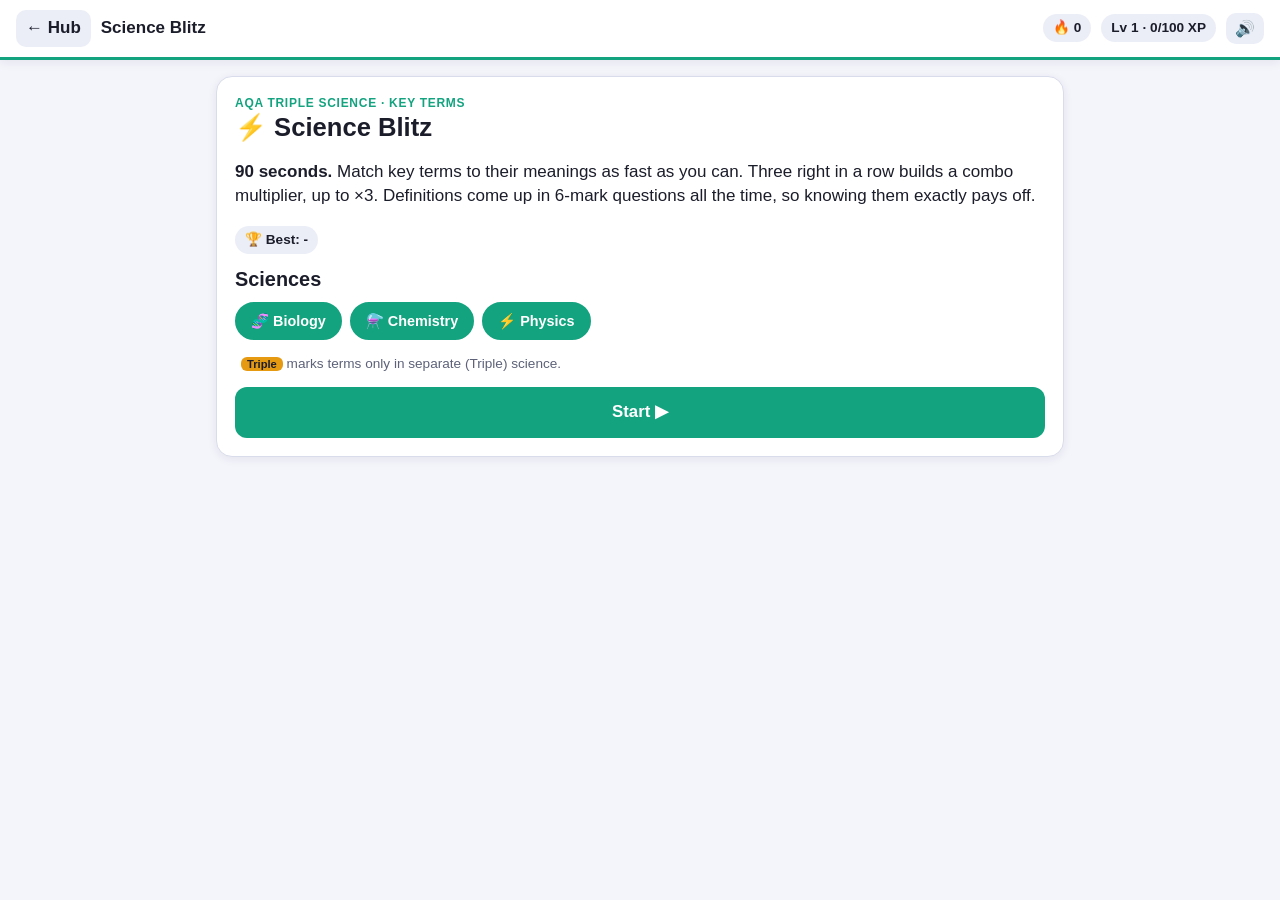
<file: science/science-blitz.html>
<!doctype html>
<html lang="en-GB">
<head>
<meta charset="utf-8">
<meta name="viewport" content="width=device-width, initial-scale=1">
<title>Science Blitz</title>
<link rel="stylesheet" href="../styles.css">
<style>
  .prompt { font-size: 1.3rem; font-weight: 800; margin: 8px 0 14px; line-height: 1.4; min-height: 3em; }
  .prompt.def { font-size: 1.1rem; font-weight: 700; }
  .choices.one { grid-template-columns: 1fr; }
  .choices .choice { text-align: left; }
  .combo { font-weight: 900; color: var(--subj); }
  .tri { font-size: .7rem; font-weight: 800; background: var(--warn); color: #1b1d2a; border-radius: 6px; padding: 1px 6px; margin-left: 6px; vertical-align: middle; }
</style>
</head>
<body data-subject="science">
<main class="wrap">
  <section id="start" class="card">
    <div class="kicker">AQA Triple Science · Key terms</div>
    <h1>⚡ Science Blitz</h1>
    <p><b>90 seconds.</b> Match key terms to their meanings as fast as you can. Three right in a row builds a combo multiplier, up to ×3. Definitions come up in 6-mark questions all the time, so knowing them exactly pays off.</p>
    <div class="row small" id="targets"></div>
    <h3 style="margin-top:14px">Sciences</h3>
    <div class="pills" id="scis"></div>
    <p class="small muted"><span class="tri">Triple</span> marks terms only in separate (Triple) science.</p>
    <div style="margin-top:12px"><button class="btn block" id="go">Start ▶</button></div>
  </section>

  <section id="game" class="hidden card">
    <div class="hud">
      <span class="chip" id="clock">90s</span>
      <span class="chip combo" id="combo"></span>
      <span class="spacer"></span>
      <span class="chip">⭐ <span id="score">0</span></span>
    </div>
    <div class="timerbar" id="tbar"><div></div></div>
    <div class="kicker" id="kind" style="margin-top:12px"></div>
    <div id="body"></div>
    <div id="fb"></div>
  </section>
</main>

<script src="../engine.js"></script>
<script src="../content/science-terms.js"></script>
<script>
(function () {
  const AID = 'science.blitz', SUBJ = 'science', SECS = 90;
  GCSE.mountHeader({ subject: SUBJ, title: 'Science Blitz' });
  const $ = (id) => document.getElementById(id);
  const { esc, shuffle } = GCSE;
  const DATA = window.SCI_TERMS;
  const slug = (t) => t.toLowerCase().replace(/[^a-z0-9]+/g, '-');
  const ITEMS = Object.entries(DATA).flatMap(([sci, d]) => d.terms.map(([term, def, triple]) => ({ sci, term, def, triple: !!triple, key: `sci.term.${sci}.${slug(term)}` })));
  let scis = Object.keys(DATA), g = null;
  try { const s = JSON.parse(localStorage.getItem('sb-scis')); if (Array.isArray(s)) { const f = s.filter((x) => DATA[x]); if (f.length) scis = f; } } catch (e) {}

  function renderStart() {
    const best = GCSE.bestScore(AID), last = GCSE.lastDayScore(AID);
    $('targets').innerHTML = `<span class="chip">🏆 Best: ${best || '-'}</span>` + (last ? `<span class="chip">🎯 Beat last time: ${last.score}</span>` : '');
    $('scis').innerHTML = Object.entries(DATA).map(([id, d]) => {
      const due = GCSE.dueCount(ITEMS.filter((x) => x.sci === id).map((x) => x.key));
      const acc = GCSE.topicAccuracy('science.terms.' + id);
      return `<button class="pill ${scis.includes(id) ? 'on' : ''}" data-id="${id}">${d.icon} ${d.name}${due ? ` · ${due} due` : ''}${acc !== null && acc < 0.6 ? ' <span class="tag">weak</span>' : ''}</button>`;
    }).join('');
  }
  $('scis').addEventListener('click', (e) => {
    const b = e.target.closest('.pill'); if (!b) return;
    const id = b.dataset.id;
    if (scis.includes(id)) { if (scis.length > 1) scis = scis.filter((x) => x !== id); else GCSE.toast('Pick at least one science'); }
    else scis.push(id);
    try { localStorage.setItem('sb-scis', JSON.stringify(scis)); } catch (err) {}
    renderStart();
  });

  function start() {
    const pool = ITEMS.filter((x) => scis.includes(x.sci));
    const order = GCSE.pickItems(pool.map((x) => x.key), pool.length).map((k) => pool.find((x) => x.key === k));
    g = { pool, order, i: 0, score: 0, correct: 0, total: 0, combo: 0, xp: 0, mistakes: [], over: false };
    $('start').classList.add('hidden'); $('game').classList.remove('hidden'); window.scrollTo(0, 0);
    g.timer = GCSE.timer(SECS, (left, frac) => {
      $('clock').textContent = Math.ceil(left) + 's';
      $('tbar').firstElementChild.style.width = (frac * 100) + '%';
      $('tbar').classList.toggle('low', left < 15);
    }, () => { g.over = true; if (!g.waiting) end(); });
    next();
  }
  const mult = () => Math.min(3, 1 + Math.floor(g.combo / 3));
  function hud() {
    $('score').textContent = g.score;
    $('combo').textContent = g.combo >= 3 ? `🔥 ×${mult()} combo` : `combo ${g.combo}/3`;
  }

  function next() {
    if (g.over) { end(); return; }
    if (g.i >= g.order.length) { g.order = g.order.concat(shuffle(g.pool)); }
    const it = g.order[g.i++];
    g.waiting = false;
    $('fb').innerHTML = '';
    hud();
    const box = GCSE.box(it.key);
    const termToDef = !box || box.box < 2 ? Math.random() < 0.6 : Math.random() < 0.35; // harder direction once known
    const others = shuffle(ITEMS.filter((x) => x.sci === it.sci && x !== it)).slice(0, 3);
    const tri = it.triple ? '<span class="tri">Triple</span>' : '';
    if (termToDef) {
      $('kind').innerHTML = `${DATA[it.sci].icon} What does this mean?`;
      $('body').innerHTML = `<div class="prompt">${esc(it.term)}${tri}</div>`;
      mcq(it, shuffle([it].concat(others)).map((x) => x.def), it.def);
    } else {
      $('kind').innerHTML = `${DATA[it.sci].icon} Name the term`;
      $('body').innerHTML = `<div class="prompt def">${esc(it.def)}${tri}</div>`;
      mcq(it, shuffle([it].concat(others)).map((x) => x.term), it.term, true);
    }
  }

  function mcq(it, options, correct, two) {
    $('body').insertAdjacentHTML('beforeend', `<div class="choices ${two ? '' : 'one'}" id="mc">${options.map((o) => `<button class="choice">${esc(o)}</button>`).join('')}</div>`);
    $('mc').addEventListener('click', (e) => {
      const b = e.target.closest('.choice'); if (!b || $('mc').dataset.done) return;
      $('mc').dataset.done = '1';
      [...$('mc').children].forEach((c) => { c.disabled = true; if (c.textContent === correct) c.classList.add('correct'); });
      const ok = b.textContent === correct;
      const revenge = ok && GCSE.wasWrong(it.key);
      GCSE.grade(it.key, ok);
      GCSE.topic('science.terms.' + it.sci, `${DATA[it.sci].name} key terms`, ok);
      g.total++;
      if (ok) {
        g.combo++; g.correct++;
        const pts = 10 * mult() + (revenge ? 5 : 0);
        g.score += pts; g.xp += 1;
        GCSE.sound('good');
        hud();
        $('fb').innerHTML = `<div class="feedback good">+${pts}${revenge ? ' 💥 revenge bonus' : ''}</div>`;
        setTimeout(next, 600);
      } else {
        b.classList.add('wrong');
        g.combo = 0; g.waiting = true;
        g.timer.pause();
        GCSE.sound('bad');
        hud();
        g.mistakes.push({ q: esc(it.term), a: esc(it.def) });
        $('fb').innerHTML = `<div class="feedback bad"><b>${esc(it.term)}</b>: ${esc(it.def)}<div class="why">Clock paused. Read it, then carry on.</div></div>
          <div class="row" style="margin-top:10px"><button class="btn" id="nx">Next →</button></div>`;
        $('nx').focus();
        $('nx').addEventListener('click', () => { g.timer.resume(); next(); });
      }
    });
  }

  function end() {
    if (g.ended) return;
    g.ended = true;
    g.timer.stop();
    const d = g;
    GCSE.summary({ aid: AID, subject: SUBJ, score: d.score, correct: d.correct, total: d.total, xp: d.xp + 5, mistakes: d.mistakes,
      onAgain: () => { renderStart(); start(); } });
  }

  $('go').addEventListener('click', start);
  renderStart();
})();
</script>
</body>
</html>
</file>
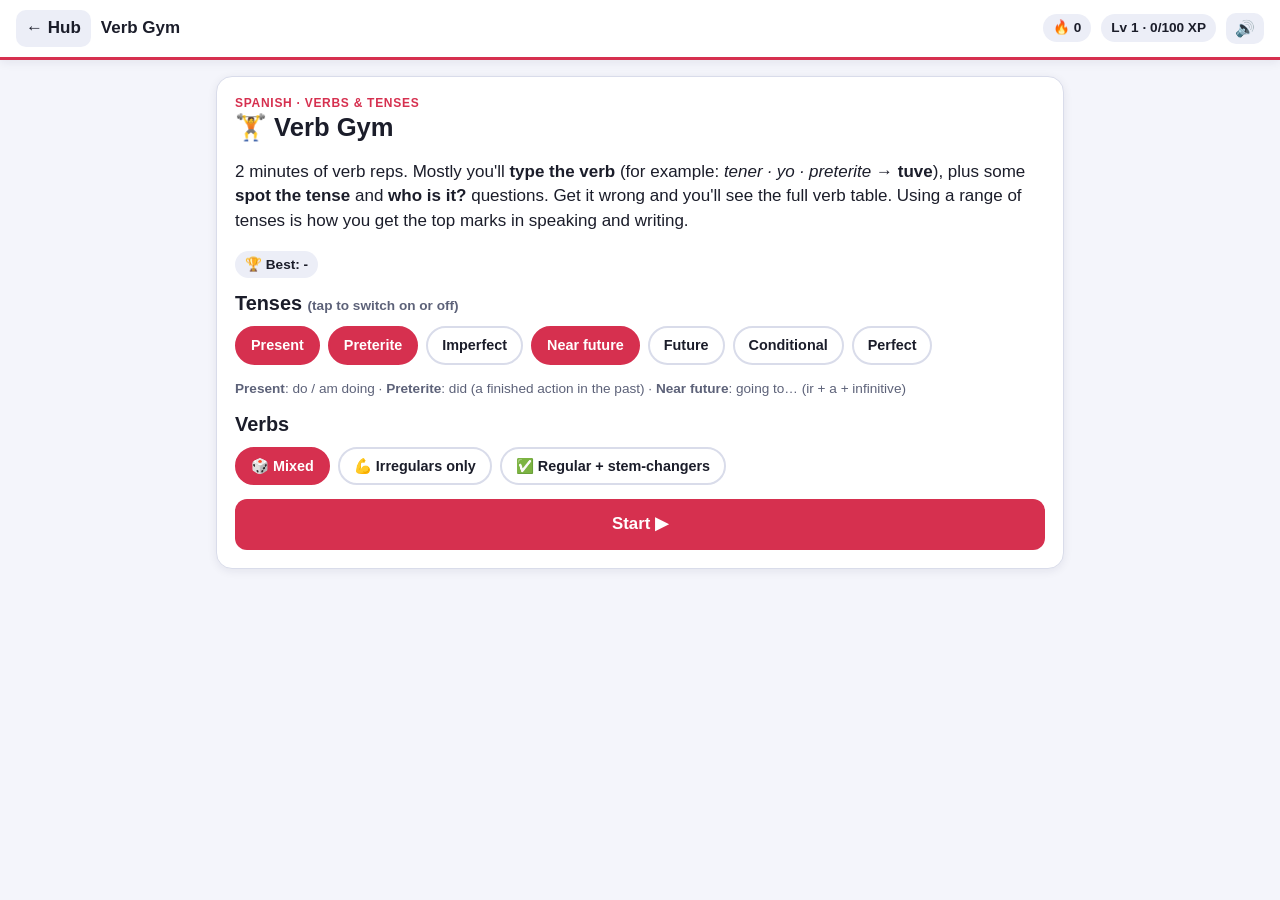
<file: spanish/verb-gym.html>
<!doctype html>
<html lang="en-GB">
<head>
<meta charset="utf-8">
<meta name="viewport" content="width=device-width, initial-scale=1">
<title>Verb Gym</title>
<link rel="stylesheet" href="../styles.css">
<style>
  .prompt { text-align: center; margin: 8px 0 14px; }
  .prompt .inf { font-size: 1.9rem; font-weight: 900; color: var(--subj); }
  .prompt .en { color: var(--muted); }
  .prompt .tags { display: flex; gap: 8px; justify-content: center; flex-wrap: wrap; margin-top: 8px; }
  .prompt .tag2 { background: var(--surface-2); border-radius: 999px; padding: 4px 12px; font-weight: 800; }
  .prompt .tag2.p { background: var(--subj); color: #fff; }
  .form { font-size: 2rem; font-weight: 900; text-align: center; color: var(--subj); margin: 10px 0 16px; }
  .vt { width: 100%; border-collapse: collapse; margin-top: 10px; font-size: .95rem; }
  .vt td { padding: 6px 8px; border-bottom: 1px solid var(--border); }
  .vt td:first-child { color: var(--muted); width: 42%; }
  .vt tr.hit td { background: var(--good-soft); font-weight: 800; }
  .vt .end { color: var(--subj); font-weight: 800; }
  .combo { font-weight: 900; color: var(--subj); }
</style>
</head>
<body data-subject="spanish">
<main class="wrap">
  <section id="start" class="card">
    <div class="kicker">Spanish · Verbs & tenses</div>
    <h1>🏋️ Verb Gym</h1>
    <p>2 minutes of verb reps. Mostly you'll <b>type the verb</b> (for example: <i>tener · yo · preterite</i> → <b>tuve</b>), plus some <b>spot the tense</b> and <b>who is it?</b> questions. Get it wrong and you'll see the full verb table. Using a range of tenses is how you get the top marks in speaking and writing.</p>
    <div class="row small" id="targets"></div>
    <h3 style="margin-top:14px">Tenses <span class="small muted">(tap to switch on or off)</span></h3>
    <div class="pills" id="tenses"></div>
    <h3 style="margin-top:14px">Verbs</h3>
    <div class="pills" id="verbset"></div>
    <div style="margin-top:14px"><button class="btn block" id="go">Start ▶</button></div>
  </section>

  <section id="game" class="hidden card">
    <div class="hud">
      <span class="chip">⏱ <span id="time">120</span>s</span>
      <span class="chip combo" id="combo"></span>
      <span class="spacer"></span>
      <span class="chip">⭐ <span id="score">0</span></span>
    </div>
    <div class="timerbar" id="tbar"><div></div></div>
    <div class="kicker" id="kind"></div>
    <div id="body"></div>
    <div id="fb"></div>
  </section>
</main>

<script src="../engine.js"></script>
<script src="verbs.js"></script>
<script src="es-common.js"></script>
<script>
(function () {
  const AID = 'spanish.verbs', SUBJ = 'spanish', SECS = 120;
  GCSE.mountHeader({ subject: SUBJ, title: 'Verb Gym' });
  const $ = (id) => document.getElementById(id);
  const { esc, shuffle, pick, rand } = GCSE;
  const V = window.SpanishVerbs;
  const TNAME = Object.fromEntries(V.TENSES.map((t) => [t.id, t]));
  const IRREG = new Set(['ser', 'estar', 'ir', 'tener', 'hacer', 'poder', 'querer', 'decir', 'venir', 'poner', 'dar', 'saber', 'ver', 'salir']);
  const SETS = [
    { id: 'mixed', name: '🎲 Mixed' },
    { id: 'irregular', name: '💪 Irregulars only' },
    { id: 'regular', name: '✅ Regular + stem-changers' }
  ];

  // saved choices
  let chosen = (GCSE.state.esTenses && GCSE.state.esTenses.length) ? GCSE.state.esTenses.slice() : ['present', 'preterite', 'near'];
  let setId = GCSE.state.esVerbSet || 'mixed';
  let g = null;

  const key = (v, t) => `es.verb.${v.inf}.${t}`;
  function verbs() {
    if (setId === 'irregular') return V.VERBS.filter((v) => IRREG.has(v.inf));
    if (setId === 'regular') return V.VERBS.filter((v) => !IRREG.has(v.inf));
    return V.VERBS;
  }

  function renderStart() {
    const best = GCSE.bestScore(AID), last = GCSE.lastDayScore(AID);
    $('targets').innerHTML = `<span class="chip">🏆 Best: ${best || '-'}</span>` + (last ? `<span class="chip">🎯 Beat last time: ${last.score}</span>` : '');
    const weak = new Set(GCSE.weakTopics('spanish.tense.', 10).map((w) => w.id.split('.').pop()));
    $('tenses').innerHTML = V.TENSES.map((t) =>
      `<button class="pill ${chosen.includes(t.id) ? 'on' : ''}" data-id="${t.id}" title="${esc(t.hint)}">${t.name}${weak.has(t.id) ? '<span class="tag">weak</span>' : ''}</button>`).join('') +
      `<p class="small muted" style="width:100%;margin:6px 0 0">${chosen.map((id) => `<b>${TNAME[id].name}</b>: ${esc(TNAME[id].hint)}`).join(' · ')}</p>`;
    $('verbset').innerHTML = SETS.map((s) => `<button class="pill ${s.id === setId ? 'on' : ''}" data-id="${s.id}">${s.name}</button>`).join('');
  }
  $('tenses').addEventListener('click', (e) => {
    const b = e.target.closest('.pill'); if (!b) return;
    const id = b.dataset.id;
    if (chosen.includes(id)) { if (chosen.length === 1) { GCSE.toast('Keep at least one tense on'); return; } chosen = chosen.filter((x) => x !== id); }
    else chosen.push(id);
    chosen = V.TENSES.map((t) => t.id).filter((x) => chosen.includes(x));
    GCSE.state.esTenses = chosen; GCSE.save();
    renderStart();
  });
  $('verbset').addEventListener('click', (e) => {
    const b = e.target.closest('.pill'); if (!b) return;
    setId = b.dataset.id; GCSE.state.esVerbSet = setId; GCSE.save(); renderStart();
  });

  function allIds() { const out = []; verbs().forEach((v) => chosen.forEach((t) => out.push(key(v, t)))); return out; }
  const lookup = {};
  V.VERBS.forEach((v) => V.TENSES.forEach((t) => { lookup[key(v, t.id)] = { v, t: t.id }; }));

  function person() {
    // vosotros is used less in GCSE exams, so it comes up less often
    const w = [3, 3, 3, 3, 1, 3], tot = w.reduce((a, b) => a + b, 0);
    let r = Math.random() * tot;
    for (let i = 0; i < 6; i++) { r -= w[i]; if (r < 0) return i; }
    return 0;
  }

  function start() {
    g = { queue: GCSE.pickItems(allIds(), 50), i: 0, score: 0, correct: 0, total: 0, combo: 0, xp: 0, mistakes: [], busy: false, over: false };
    $('start').classList.add('hidden'); $('game').classList.remove('hidden'); window.scrollTo(0, 0);
    const bar = $('tbar');
    g.timer = GCSE.timer(SECS, (left, frac) => {
      $('time').textContent = Math.ceil(left);
      bar.firstElementChild.style.width = (frac * 100) + '%';
      bar.classList.toggle('low', left < 15);
    }, end);
    next();
  }
  const mult = () => Math.min(3, 1 + Math.floor(g.combo / 3));
  function hud() {
    $('score').textContent = g.score;
    $('combo').textContent = mult() > 1 ? `🔥 ×${mult()} combo` : `combo ${g.combo % 3}/3`;
  }

  function next() {
    if (g.over) return;
    if (g.i >= g.queue.length) g.queue = g.queue.concat(GCSE.pickItems(allIds(), 50));
    const item = lookup[g.queue[g.i++]];
    const q = { v: item.v, t: item.t, p: person() };
    q.form = V.conj(q.v, q.t, q.p);
    g.busy = false;
    $('fb').innerHTML = '';
    hud();
    const r = Math.random();
    if (r < 0.15 && chosen.length >= 2) spotTense(q);
    else if (r < 0.27) whoIsIt(q);
    else typeIt(q);
  }

  // ---------- question types ----------
  function typeIt(q) {
    $('kind').textContent = 'Type the verb';
    $('body').innerHTML = `<div class="prompt"><div class="inf">${esc(q.v.inf)}</div><div class="en">${esc(q.v.en)}</div>
      <div class="tags"><span class="tag2 p">${esc(V.PERSONS[q.p])}</span><span class="tag2">${esc(TNAME[q.t].name)}</span></div>
      <div class="small muted" style="margin-top:6px">${esc(V.PERSON_EN[q.p])} · ${esc(TNAME[q.t].hint)}</div></div>
      <form id="tf" class="row" style="flex-wrap:nowrap" autocomplete="off"><input class="answer" id="tin" placeholder="${q.t === 'near' || q.t === 'perfect' ? 'two or three words…' : 'one word…'}" autocapitalize="off" autocorrect="off" spellcheck="false" lang="es"><button class="btn" style="flex:none">✓</button></form>`;
    $('tf').after(ES.accentKeys($('tin')));
    $('tin').focus();
    $('tf').addEventListener('submit', (e) => {
      e.preventDefault();
      const val = $('tin').value.trim();
      if (g.busy || !val) return;
      g.busy = true; $('tin').disabled = true;
      // allow the pronoun to be typed in front ("yo tuve")
      const typed = val.replace(/^(yo|tú|tu|él|el|ella|nosotros|nosotras|vosotros|vosotras|ellos|ellas)\s+/i, '');
      const res = V.check(typed, q.form);
      if (res === 'accent') {
        answer(q, 'accent', `Nearly! Watch the accent: <b>${esc(q.form)}</b>. In Spanish an accent can change the meaning (hablo = I speak, habló = he spoke).`);
      } else answer(q, res === 'right' ? 'right' : 'wrong');
    });
  }
  function mcq(options, correct, onPick) {
    $('body').insertAdjacentHTML('beforeend', `<div class="choices" id="mc">${options.map((o) => `<button class="choice" data-v="${esc(o)}">${esc(o)}</button>`).join('')}</div>`);
    $('mc').addEventListener('click', (e) => {
      const b = e.target.closest('.choice'); if (!b || g.busy) return;
      g.busy = true;
      [...$('mc').children].forEach((c) => { c.disabled = true; if (c.dataset.v === correct) c.classList.add('correct'); });
      const ok = b.dataset.v === correct;
      if (!ok) b.classList.add('wrong');
      onPick(ok);
    });
  }
  function spotTense(q) {
    // pick a person whose form is unique across the chosen tenses, so there's only one right answer
    const forms = (p) => chosen.map((t) => V.conj(q.v, t, p));
    let p = q.p, tries = 0;
    while (forms(p).filter((f) => f === V.conj(q.v, q.t, p)).length > 1 && tries++ < 10) p = rand(0, 5);
    if (forms(p).filter((f) => f === V.conj(q.v, q.t, p)).length > 1) return typeIt(q);
    q.p = p; q.form = V.conj(q.v, q.t, p);
    $('kind').textContent = 'Spot the tense';
    $('body').innerHTML = `<div class="form">${esc(q.form)}</div><p style="text-align:center;margin-top:-8px" class="muted">from <b>${esc(q.v.inf)}</b> (${esc(q.v.en)}). Which tense is it?</p>`;
    const opts = shuffle([q.t].concat(shuffle(chosen.filter((t) => t !== q.t)).slice(0, 3))).map((t) => TNAME[t].name);
    mcq(opts, TNAME[q.t].name, (ok) => answer(q, ok ? 'right' : 'wrong'));
  }
  function whoIsIt(q) {
    // avoid tenses where yo and él share a form (imperfect, conditional) unless the person is unambiguous
    const tab = V.table(q.v, q.t);
    if (tab.filter((f) => f === q.form).length > 1) return typeIt(q);
    $('kind').textContent = 'Who is it?';
    $('body').innerHTML = `<div class="form">${esc(q.form)}</div><p style="text-align:center;margin-top:-8px" class="muted">${esc(q.v.inf)} · ${esc(TNAME[q.t].name)}. Who is doing it?</p>`;
    const opts = shuffle([q.p].concat(shuffle([0, 1, 2, 3, 4, 5].filter((p) => p !== q.p)).slice(0, 3))).map((p) => V.PERSONS[p]);
    mcq(opts, V.PERSONS[q.p], (ok) => answer(q, ok ? 'right' : 'wrong'));
  }

  // ---------- verb table (shown on mistakes) ----------
  function tableHTML(q) {
    const rows = V.PERSONS.map((pn, p) => {
      const f = V.conj(q.v, q.t, p), parts = V.parts(q.v, q.t, p);
      const shown = parts ? `${esc(parts[0])}<span class="end">${esc(parts[1])}</span>` : `<b>${esc(f)}</b>`;
      return `<tr class="${p === q.p ? 'hit' : ''}"><td>${esc(pn)}</td><td>${shown}</td></tr>`;
    }).join('');
    const irr = V.isIrregular(q.v, q.t, q.p);
    return `<table class="vt">${rows}</table>
      <p class="small" style="margin:8px 0 0"><b>Rule:</b> ${esc(V.ruleText(q.v, q.t))}${irr && q.v.note ? `<br><b>⚠️ Irregular:</b> ${esc(q.v.note)}` : ''}</p>`;
  }

  // ---------- scoring ----------
  function answer(q, res, note) {
    const k = key(q.v, q.t), ok = res === 'right';
    const revenge = ok && GCSE.wasWrong(k);
    GCSE.grade(k, ok);
    GCSE.topic('spanish.tense.' + q.t, 'Spanish: ' + TNAME[q.t].name.toLowerCase() + ' tense', ok);
    if (IRREG.has(q.v.inf)) GCSE.topic('spanish.irregular', 'Spanish: irregular verbs', ok);
    g.total++;
    const irrBonus = V.isIrregular(q.v, q.t, q.p) ? 5 : 0;
    if (ok) {
      g.combo++; g.correct++;
      const pts = (10 + irrBonus) * mult() + (revenge ? 5 : 0);
      g.score += pts; g.xp += 2;
      GCSE.sound('good');
      ES.say(q.form);
      $('fb').innerHTML = `<div class="feedback good">¡Correcto! +${pts}${irrBonus ? ' (irregular bonus)' : ''}${revenge ? ' 💥 revenge bonus' : ''}<div class="why"><b>${esc(V.PERSONS[q.p].split(' /')[0])} ${esc(q.form)}</b></div></div>`;
      hud();
      setTimeout(next, 650);
      return;
    }
    g.combo = 0;
    g.timer.pause();
    let pts = 0;
    if (res === 'accent') { pts = 5; g.score += pts; GCSE.sound('tick'); } else GCSE.sound('bad');
    ES.say(q.form);
    $('fb').innerHTML = `<div class="feedback bad">${res === 'accent' ? `${note} +${pts}` : `The answer: <b>${esc(q.form)}</b>`}
      <div class="why">${tableHTML(q)}</div>
      <div class="why small muted" style="margin-top:6px">The clock is paused while you read this.</div></div>
      <div class="row" style="margin-top:10px"><button class="btn" id="nx">Next →</button></div>`;
    g.mistakes.push({ q: `${esc(q.v.inf)} · ${esc(V.PERSONS[q.p])} · ${esc(TNAME[q.t].name)}`, a: esc(q.form), why: esc(V.ruleText(q.v, q.t)) });
    hud();
    $('nx').focus();
    $('nx').addEventListener('click', () => { g.timer.resume(); next(); });
  }

  function end() {
    if (g.over) return;
    g.over = true; g.busy = true;
    GCSE.summary({ aid: AID, subject: SUBJ, score: g.score, correct: g.correct, total: g.total, xp: g.xp + 5, mistakes: g.mistakes,
      onAgain: () => { renderStart(); start(); } });
  }

  document.addEventListener('keydown', (e) => {
    if (!g || g.over) return;
    if (/^[1-4]$/.test(e.key) && $('mc') && document.activeElement.tagName !== 'INPUT') {
      const c = $('mc').children[+e.key - 1]; c && c.click();
    }
  });

  $('go').addEventListener('click', start);
  renderStart();
})();
</script>
</body>
</html>
</file>
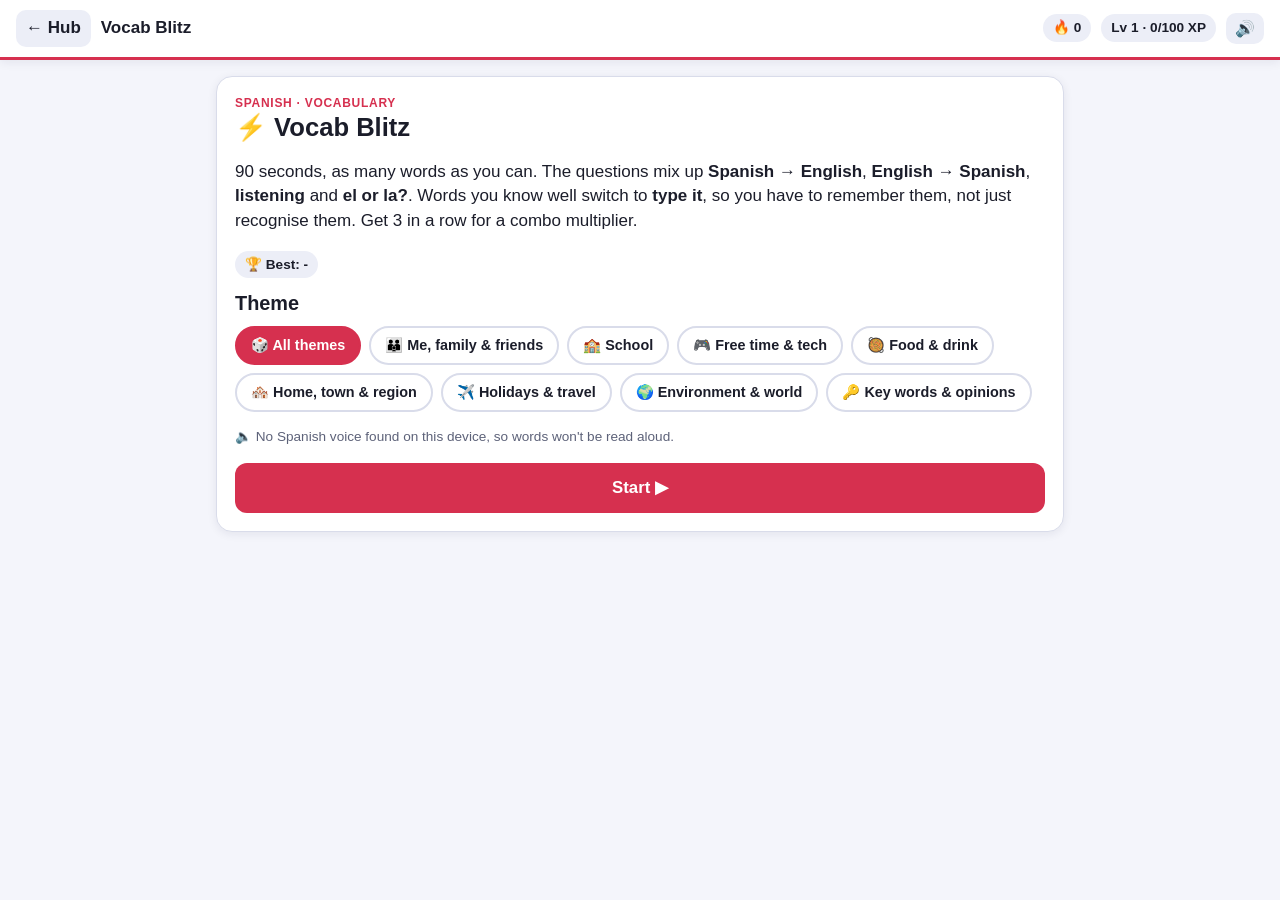
<file: spanish/vocab-blitz.html>
<!doctype html>
<html lang="en-GB">
<head>
<meta charset="utf-8">
<meta name="viewport" content="width=device-width, initial-scale=1">
<title>Vocab Blitz</title>
<link rel="stylesheet" href="../styles.css">
<style>
  .word { font-size: 2rem; font-weight: 900; text-align: center; margin: 10px 0 4px; }
  .word.es { color: var(--subj); }
  .sub { text-align: center; margin-bottom: 14px; }
  .say { border: 0; background: var(--surface-2); color: var(--text); border-radius: 999px; padding: 6px 12px; font: inherit; font-weight: 700; cursor: pointer; }
  .big-say { display: block; margin: 12px auto 16px; font-size: 3rem; width: 110px; height: 110px; border-radius: 50%; border: 0; background: var(--subj); color: #fff; cursor: pointer; }
  .gender { display: grid; grid-template-columns: 1fr 1fr; gap: 12px; }
  .gender .choice { text-align: center; font-size: 1.6rem; font-weight: 900; min-height: 80px; }
  .combo { font-weight: 900; color: var(--subj); }
</style>
</head>
<body data-subject="spanish">
<main class="wrap">
  <section id="start" class="card">
    <div class="kicker">Spanish · Vocabulary</div>
    <h1>⚡ Vocab Blitz</h1>
    <p>90 seconds, as many words as you can. The questions mix up <b>Spanish → English</b>, <b>English → Spanish</b>, <b>listening</b> and <b>el or la?</b>. Words you know well switch to <b>type it</b>, so you have to remember them, not just recognise them. Get 3 in a row for a combo multiplier.</p>
    <div class="row small" id="targets"></div>
    <h3 style="margin-top:14px">Theme</h3>
    <div class="pills" id="themes"></div>
    <div style="margin-top:12px" id="speak"></div>
    <div style="margin-top:14px"><button class="btn block" id="go">Start ▶</button></div>
  </section>

  <section id="game" class="hidden card">
    <div class="hud">
      <span class="chip">⏱ <span id="time">90</span>s</span>
      <span class="chip combo" id="combo"></span>
      <span class="spacer"></span>
      <span class="chip">⭐ <span id="score">0</span></span>
    </div>
    <div class="timerbar" id="tbar"><div></div></div>
    <div class="kicker" id="kind"></div>
    <div id="body"></div>
    <div id="fb"></div>
  </section>
</main>

<script src="../engine.js"></script>
<script src="../content/spanish.js"></script>
<script src="es-common.js"></script>
<script>
(function () {
  const AID = 'spanish.vocab', SUBJ = 'spanish', SECS = 90;
  GCSE.mountHeader({ subject: SUBJ, title: 'Vocab Blitz' });
  const $ = (id) => document.getElementById(id);
  const { esc, shuffle, pick } = GCSE;
  const THEMES = window.SPANISH_VOCAB, TRAPS = window.SPANISH_GENDER_TRAPS || {};

  // flatten words
  const slug = (s) => ES_noAcc(s).toLowerCase().replace(/[^a-z0-9]+/g, '-').replace(/^-|-$/g, '');
  function ES_noAcc(s) { return s.normalize('NFD').replace(/[̀-ͯ]/g, ''); }
  const WORDS = [];
  THEMES.forEach((t) => t.words.forEach(([es, en]) => WORDS.push({ es, en, theme: t, id: `es.voc.${slug(es)}` })));
  const byId = Object.fromEntries(WORDS.map((w) => [w.id, w]));
  const article = (w) => (w.es.match(/^(el|la) (.+)$/) || null); // singular nouns only
  const bare = (s) => s.replace(/^(el|la|los|las) /, '');

  let themeId = 'all', g = null;

  function renderStart() {
    const best = GCSE.bestScore(AID), last = GCSE.lastDayScore(AID);
    $('targets').innerHTML = `<span class="chip">🏆 Best: ${best || '-'}</span>` + (last ? `<span class="chip">🎯 Beat last time: ${last.score}</span>` : '');
    const weakIds = new Set(GCSE.weakTopics('spanish.voc.', 10).map((w) => w.id));
    const allDue = GCSE.dueCount(WORDS.map((w) => w.id));
    $('themes').innerHTML = `<button class="pill ${themeId === 'all' ? 'on' : ''}" data-id="all">🎲 All themes${allDue ? ` · ${allDue} due` : ''}</button>` +
      THEMES.map((t) => {
        const due = GCSE.dueCount(t.words.map(([es]) => `es.voc.${slug(es)}`));
        return `<button class="pill ${t.id === themeId ? 'on' : ''}" data-id="${t.id}">${t.icon} ${esc(t.name)}${due ? ` · ${due} due` : ''}${weakIds.has('spanish.voc.' + t.id) ? '<span class="tag">weak</span>' : ''}</button>`;
      }).join('');
    ES.speakToggle($('speak'));
  }
  $('themes').addEventListener('click', (e) => { const b = e.target.closest('.pill'); if (b) { themeId = b.dataset.id; renderStart(); } });

  function pool() { return themeId === 'all' ? WORDS : WORDS.filter((w) => w.theme.id === themeId); }

  function start() {
    const ids = GCSE.pickItems(pool().map((w) => w.id), 60);
    g = { queue: ids, i: 0, score: 0, correct: 0, total: 0, combo: 0, xp: 0, mistakes: [], busy: false, over: false };
    $('start').classList.add('hidden'); $('game').classList.remove('hidden'); window.scrollTo(0, 0);
    const bar = $('tbar');
    g.timer = GCSE.timer(SECS, (left, frac) => {
      $('time').textContent = Math.ceil(left);
      bar.firstElementChild.style.width = (frac * 100) + '%';
      bar.classList.toggle('low', left < 15);
    }, end);
    next();
  }
  const mult = () => Math.min(3, 1 + Math.floor(g.combo / 3));
  function hud() {
    $('score').textContent = g.score;
    $('combo').textContent = mult() > 1 ? `🔥 ×${mult()} combo` : `combo ${g.combo % 3}/3`;
  }

  function next() {
    if (g.over) return;
    if (g.i >= g.queue.length) { g.queue = g.queue.concat(GCSE.pickItems(pool().map((w) => w.id), 60)); }
    const w = byId[g.queue[g.i++]];
    g.busy = false;
    $('fb').innerHTML = '';
    hud();
    const b = GCSE.box(w.id);
    const known = b && b.box >= 3;
    const art = article(w);
    const r = Math.random();
    let type;
    if (known && r < 0.6) type = 'type';
    else if (art && r < 0.25) type = 'gender';
    else if (ES.canSpeak() && ES.speakOn() && r < 0.45) type = 'listen';
    else type = Math.random() < 0.5 ? 'es2en' : 'en2es';
    ({ es2en, en2es, listen, gender, type: typeIt })[type](w);
  }

  function distractors(w, field) {
    const same = shuffle(WORDS.filter((x) => x.theme === w.theme && x !== w && x[field] !== w[field]));
    const other = shuffle(WORDS.filter((x) => x.theme !== w.theme && x[field] !== w[field]));
    return same.concat(other).slice(0, 3).map((x) => x[field]);
  }
  function mcq(options, correct, onPick) {
    $('body').insertAdjacentHTML('beforeend', `<div class="choices" id="mc">${options.map((o) => `<button class="choice" data-v="${esc(o)}">${esc(o)}</button>`).join('')}</div>`);
    $('mc').addEventListener('click', (e) => {
      const b = e.target.closest('.choice'); if (!b || g.busy) return;
      g.busy = true;
      [...$('mc').children].forEach((c) => { c.disabled = true; if (c.dataset.v === correct) c.classList.add('correct'); });
      const ok = b.dataset.v === correct;
      if (!ok) b.classList.add('wrong');
      onPick(ok);
    });
  }
  const sayBtn = (text) => `<button class="say" type="button" data-say="${esc(text)}">🔊 Hear it</button>`;
  $('body').addEventListener('click', (e) => { const b = e.target.closest('[data-say]'); if (b) ES.say(b.dataset.say, true); });

  // ---------- question types ----------
  function es2en(w) {
    $('kind').textContent = 'What does it mean?';
    $('body').innerHTML = `<div class="word es">${esc(w.es)}</div><div class="sub">${ES.canSpeak() ? sayBtn(w.es) : ''}</div>`;
    ES.say(w.es);
    mcq(shuffle([w.en].concat(distractors(w, 'en'))), w.en, (ok) => answer(w, ok, 10, 'es2en'));
  }
  function en2es(w) {
    $('kind').textContent = 'How do you say it in Spanish?';
    $('body').innerHTML = `<div class="word">${esc(w.en)}</div><div class="sub muted small">${esc(w.theme.name)}</div>`;
    mcq(shuffle([w.es].concat(distractors(w, 'es'))), w.es, (ok) => answer(w, ok, 10, 'en2es'));
  }
  function listen(w) {
    $('kind').textContent = 'Listening · what did you hear?';
    $('body').innerHTML = `<button class="big-say" type="button" data-say="${esc(w.es)}" aria-label="Play the word again">🔊</button><p class="small muted" style="text-align:center;margin-top:-6px">Tap to hear it again</p>`;
    setTimeout(() => ES.say(w.es, true), 150);
    mcq(shuffle([w.en].concat(distractors(w, 'en'))), w.en, (ok) => answer(w, ok, 12, 'listen'));
  }
  function gender(w) {
    const [, art, noun] = article(w);
    $('kind').textContent = 'el or la?';
    $('body').innerHTML = `<div class="word es">___ ${esc(noun)}</div><div class="sub muted">(${esc(w.en)})</div><div class="gender" id="mc">
      <button class="choice" data-v="el">el</button><button class="choice" data-v="la">la</button></div>`;
    $('mc').addEventListener('click', (e) => {
      const b = e.target.closest('.choice'); if (!b || g.busy) return;
      g.busy = true;
      [...$('mc').children].forEach((c) => { c.disabled = true; if (c.dataset.v === art) c.classList.add('correct'); });
      const ok = b.dataset.v === art;
      if (!ok) b.classList.add('wrong');
      ES.say(w.es);
      answer(w, ok, 8, 'gender', TRAPS[w.es]);
    });
  }
  function typeIt(w) {
    $('kind').textContent = 'Type it in Spanish';
    $('body').innerHTML = `<div class="word">${esc(w.en)}</div><div class="sub muted small">You don't need to type el / la</div>
      <form id="tf" class="row" style="flex-wrap:nowrap" autocomplete="off"><input class="answer" id="tin" placeholder="en español…" autocapitalize="off" autocorrect="off" spellcheck="false" lang="es"><button class="btn" style="flex:none">✓</button></form>`;
    $('tf').after(ES.accentKeys($('tin')));
    $('tin').focus();
    $('tf').addEventListener('submit', (e) => {
      e.preventDefault();
      const v = $('tin').value.trim();
      if (g.busy || !v) return;
      g.busy = true; $('tin').disabled = true;
      const a = ES_noAcc(bare(v.toLowerCase())).replace(/[¿?¡!.,]/g, '').replace(/\s+/g, ' ').trim();
      const target = bare(w.es.toLowerCase()).replace(/[¿?¡!]/g, '');
      const t = ES_noAcc(target);
      const exact = bare(v.toLowerCase()).replace(/[¿?¡!.,]/g, '').replace(/\s+/g, ' ').trim() === target;
      const ok = a === t || (t.length >= 6 && GCSE.fuzzyEqual(a, t));
      let note = '';
      if (ok && !exact) note = a === t ? `Watch the accents: <b>${esc(w.es)}</b>` : `Close! Check the spelling: <b>${esc(w.es)}</b>`;
      ES.say(w.es);
      answer(w, ok, 15, 'type', note);
    });
  }

  // ---------- scoring ----------
  function answer(w, ok, base, kind, note) {
    const revenge = ok && GCSE.wasWrong(w.id);
    GCSE.grade(w.id, ok);
    GCSE.topic('spanish.voc.' + w.theme.id, 'Spanish vocab: ' + w.theme.name, ok);
    if (kind === 'gender') GCSE.topic('spanish.gender', 'Spanish: noun genders (el / la)', ok);
    g.total++;
    if (ok) {
      g.combo++; g.correct++;
      const pts = base * mult() + (revenge ? 5 : 0);
      g.score += pts; g.xp += 2;
      GCSE.sound('good');
      $('fb').innerHTML = `<div class="feedback good">¡Correcto! +${pts}${revenge ? ' 💥 revenge bonus' : ''}<div class="why"><b>${esc(w.es)}</b> = ${esc(w.en)}${note ? `<br>${note}` : ''}</div></div>`;
      hud();
      setTimeout(next, note ? 1500 : 650);
    } else {
      g.combo = 0;
      GCSE.sound('bad');
      g.timer.pause();
      $('fb').innerHTML = `<div class="feedback bad">Not quite. <b>${esc(w.es)}</b> = ${esc(w.en)}${note ? `<div class="why">${esc(note)}</div>` : ''}<div class="why small">The clock is paused. Say it out loud once before you move on.</div></div>
        <div class="row" style="margin-top:10px"><button class="btn" id="nx">Next →</button></div>`;
      g.mistakes.push({ q: esc(w.en), a: esc(w.es), why: kind === 'gender' ? esc(TRAPS[w.es] || 'Learn nouns with their article.') : '' });
      hud();
      $('nx').focus();
      $('nx').addEventListener('click', () => { g.timer.resume(); next(); });
    }
  }

  function end() {
    if (g.over) return;
    g.over = true; g.busy = true;
    GCSE.summary({ aid: AID, subject: SUBJ, score: g.score, correct: g.correct, total: g.total, xp: g.xp + 5, mistakes: g.mistakes,
      onAgain: () => { renderStart(); start(); } });
  }

  document.addEventListener('keydown', (e) => {
    if (!g || g.over) return;
    const nx = $('nx');
    if (e.key === 'Enter' && nx && document.activeElement !== nx) { nx.click(); e.preventDefault(); }
    if (/^[1-4]$/.test(e.key) && $('mc') && document.activeElement.tagName !== 'INPUT') {
      const c = $('mc').children[+e.key - 1]; c && c.click();
    }
  });

  $('go').addEventListener('click', start);
  renderStart();
})();
</script>
</body>
</html>
</file>
<file: styles.css>
/* GCSE Revision — shared styles */
:root {
  --bg: #f4f5fb;
  --surface: #ffffff;
  --surface-2: #eceef7;
  --text: #1b1d2a;
  --muted: #5d6279;
  --border: #d9dcea;
  --accent: #5b4cf0;
  --accent-ink: #ffffff;
  --good: #17a35a;
  --good-soft: #dcf5e7;
  --bad: #d93a3a;
  --bad-soft: #fbe2e2;
  --warn: #e69a12;
  --maths: #2f6fe4;
  --science: #14a37f;
  --english: #a245d6;
  --humanities: #e2771b;
  --spanish: #d6304f;
  --shadow: 0 2px 10px rgba(30, 30, 70, 0.08);
  --radius: 16px;
  --font: -apple-system, BlinkMacSystemFont, "Segoe UI", Roboto, "Helvetica Neue", Arial, sans-serif;
  color-scheme: light;
}
@media (prefers-color-scheme: dark) {
  :root:not([data-theme="light"]) {
    --bg: #12131c;
    --surface: #1d1f2c;
    --surface-2: #272a3a;
    --text: #eceef8;
    --muted: #a2a7c0;
    --border: #343850;
    --accent: #8b7fff;
    --accent-ink: #12131c;
    --good: #3ed184;
    --good-soft: #173a29;
    --bad: #ff6b6b;
    --bad-soft: #43202a;
    --warn: #ffbf47;
    --maths: #5f93ff;
    --science: #35d0a6;
    --english: #c57cf0;
    --humanities: #ff9d4d;
    --spanish: #ff6f86;
    --shadow: 0 2px 12px rgba(0, 0, 0, 0.4);
    color-scheme: dark;
  }
}
:root[data-theme="dark"] {
  --bg: #12131c;
  --surface: #1d1f2c;
  --surface-2: #272a3a;
  --text: #eceef8;
  --muted: #a2a7c0;
  --border: #343850;
  --accent: #8b7fff;
  --accent-ink: #12131c;
  --good: #3ed184;
  --good-soft: #173a29;
  --bad: #ff6b6b;
  --bad-soft: #43202a;
  --warn: #ffbf47;
  --maths: #5f93ff;
  --science: #35d0a6;
  --english: #c57cf0;
  --humanities: #ff9d4d;
  --spanish: #ff6f86;
  --shadow: 0 2px 12px rgba(0, 0, 0, 0.4);
  color-scheme: dark;
}

* { box-sizing: border-box; }
html, body { margin: 0; }
body {
  background: var(--bg);
  color: var(--text);
  font-family: var(--font);
  font-size: 17px;
  line-height: 1.45;
  -webkit-tap-highlight-color: transparent;
  min-height: 100vh;
}
body[data-subject="maths"] { --subj: var(--maths); }
body[data-subject="science"] { --subj: var(--science); }
body[data-subject="english"] { --subj: var(--english); }
body[data-subject="humanities"] { --subj: var(--humanities); }
body[data-subject="spanish"] { --subj: var(--spanish); }
body[data-subject="history"] { --subj: var(--humanities); }
body { --subj: var(--accent); }

a { color: var(--accent); }
h1, h2, h3 { line-height: 1.2; margin: 0 0 .5em; }
h1 { font-size: 1.6rem; }
h2 { font-size: 1.25rem; }
.muted { color: var(--muted); }
.small { font-size: .85rem; }
.wrap { max-width: 880px; margin: 0 auto; padding: 16px; }
.hidden { display: none !important; }

/* Top bar */
.topbar {
  position: sticky; top: 0; z-index: 20;
  display: flex; align-items: center; gap: 10px;
  padding: 10px 16px;
  background: var(--surface);
  border-bottom: 3px solid var(--subj);
  box-shadow: var(--shadow);
}
.topbar .back {
  white-space: nowrap; flex: none;
  text-decoration: none; font-weight: 700; color: var(--text);
  background: var(--surface-2); border-radius: 10px; padding: 6px 10px;
}
.topbar .chip, .topbar .iconbtn { flex: none; }
@media (max-width: 520px) { .topbar .xpd { display: none; } .topbar { gap: 6px; padding: 8px 10px; } }
.topbar .title { font-weight: 800; flex: 1; min-width: 0; white-space: nowrap; overflow: hidden; text-overflow: ellipsis; }
.chip {
  display: inline-flex; align-items: center; gap: 4px;
  background: var(--surface-2); border-radius: 999px;
  padding: 4px 10px; font-weight: 700; font-size: .85rem; white-space: nowrap;
}
.chip.pulse { animation: pulse .6s ease; }
@keyframes pulse { 0% { transform: scale(1); } 40% { transform: scale(1.25); background: var(--good-soft); } 100% { transform: scale(1); } }
.iconbtn {
  border: 0; background: var(--surface-2); color: var(--text);
  border-radius: 10px; padding: 6px 9px; font-size: 1rem; cursor: pointer;
}

/* Cards & buttons */
.card {
  background: var(--surface); border: 1px solid var(--border);
  border-radius: var(--radius); padding: 18px; box-shadow: var(--shadow);
  margin-bottom: 16px;
}
.btn {
  appearance: none; border: 0; cursor: pointer;
  background: var(--subj); color: #fff;
  font: inherit; font-weight: 800; font-size: 1.05rem;
  padding: 13px 20px; border-radius: 12px; min-height: 48px;
  transition: transform .08s ease, filter .15s;
}
.btn:hover { filter: brightness(1.08); }
.btn:active { transform: scale(.97); }
.btn.secondary { background: var(--surface-2); color: var(--text); }
.btn.block { width: 100%; }
.btn:disabled { opacity: .45; cursor: default; }
.row { display: flex; gap: 10px; flex-wrap: wrap; align-items: center; }
.row.center { justify-content: center; }
.spacer { flex: 1; }

/* Choice buttons (MCQ) */
.choices { display: grid; grid-template-columns: 1fr 1fr; gap: 10px; }
@media (max-width: 560px) { .choices { grid-template-columns: 1fr; } }
.choice {
  appearance: none; font: inherit; text-align: left; cursor: pointer;
  background: var(--surface); color: var(--text);
  border: 2px solid var(--border); border-radius: 12px;
  padding: 12px 14px; min-height: 52px; font-weight: 600;
  transition: border-color .15s, background .15s, transform .08s;
}
.choice:hover { border-color: var(--subj); }
.choice:active { transform: scale(.98); }
.choice.correct { border-color: var(--good); background: var(--good-soft); }
.choice.wrong { border-color: var(--bad); background: var(--bad-soft); }
.choice:disabled { cursor: default; }

/* Pills for toggles */
.pills { display: flex; flex-wrap: wrap; gap: 8px; }
.pill {
  appearance: none; font: inherit; cursor: pointer;
  border: 2px solid var(--border); background: var(--surface); color: var(--text);
  border-radius: 999px; padding: 7px 14px; font-weight: 700; font-size: .9rem;
}
.pill.on { border-color: var(--subj); background: var(--subj); color: #fff; }
.pill .tag { font-size: .7rem; font-weight: 800; background: var(--bad); color: #fff; border-radius: 6px; padding: 1px 5px; margin-left: 4px; }

/* HUD */
.hud { display: flex; gap: 8px; flex-wrap: wrap; align-items: center; margin-bottom: 12px; }
.timerbar { height: 8px; background: var(--surface-2); border-radius: 99px; overflow: hidden; margin-bottom: 14px; }
.timerbar > div { height: 100%; background: var(--subj); width: 100%; transition: width .25s linear; }
.timerbar.low > div { background: var(--bad); }

/* Feedback */
.feedback { border-radius: 12px; padding: 12px 14px; margin-top: 12px; font-weight: 600; }
.feedback.good { background: var(--good-soft); color: var(--text); border-left: 5px solid var(--good); }
.feedback.bad { background: var(--bad-soft); color: var(--text); border-left: 5px solid var(--bad); }
.feedback .why { font-weight: 400; margin-top: 4px; }
.tip { background: var(--surface-2); border-left: 5px solid var(--warn); border-radius: 10px; padding: 10px 12px; font-size: .92rem; }
.tip b { color: var(--warn); }

input.answer, textarea {
  font: inherit; font-size: 1.3rem; width: 100%;
  padding: 12px 14px; border-radius: 12px;
  border: 2px solid var(--border); background: var(--surface); color: var(--text);
}
textarea { font-size: 1rem; min-height: 120px; resize: vertical; }
input.answer:focus, textarea:focus { outline: none; border-color: var(--subj); }

/* Toast */
#toast-host { position: fixed; left: 50%; bottom: 24px; transform: translateX(-50%); z-index: 100; display: flex; flex-direction: column; gap: 8px; align-items: center; pointer-events: none; width: calc(100% - 32px); max-width: 420px; }
.toast { background: var(--text); color: var(--bg); padding: 10px 16px; border-radius: 12px; font-weight: 700; box-shadow: var(--shadow); animation: toastIn .25s ease; text-align: center; }
@keyframes toastIn { from { opacity: 0; transform: translateY(12px); } to { opacity: 1; transform: none; } }

/* Overlay / summary */
.overlay { position: fixed; inset: 0; background: rgba(10, 10, 25, .55); z-index: 50; display: flex; align-items: center; justify-content: center; padding: 16px; }
.overlay .panel { background: var(--surface); border-radius: 20px; padding: 22px; max-width: 520px; width: 100%; max-height: 90vh; overflow: auto; box-shadow: var(--shadow); animation: toastIn .25s ease; }
.bigscore { font-size: 3rem; font-weight: 900; color: var(--subj); line-height: 1; }
.stats { display: grid; grid-template-columns: repeat(3, 1fr); gap: 8px; margin: 14px 0; }
.stat { background: var(--surface-2); border-radius: 12px; padding: 10px; text-align: center; }
.stat b { display: block; font-size: 1.3rem; }
.badge { display: inline-block; background: var(--warn); color: #1b1d2a; font-weight: 900; padding: 4px 10px; border-radius: 8px; }
.mistakes { margin: 10px 0 0; padding: 0; list-style: none; }
.mistakes li { background: var(--surface-2); border-radius: 10px; padding: 8px 10px; margin-bottom: 6px; font-size: .92rem; }

/* Drag and drop */
.draggable { touch-action: none; user-select: none; -webkit-user-select: none; cursor: grab; }
.draggable.selected { outline: 3px solid var(--subj); outline-offset: 2px; }
.drag-ghost { position: fixed; z-index: 200; pointer-events: none; opacity: .92; transform: translate(-50%, -50%) scale(1.05); box-shadow: 0 8px 24px rgba(0,0,0,.25); }
.drop-hover { outline: 3px dashed var(--subj); outline-offset: 3px; }

.shake { animation: shake .35s ease; }
@keyframes shake { 0%,100% { transform: translateX(0); } 25% { transform: translateX(-6px); } 75% { transform: translateX(6px); } }

/* Keypad */
.keypad { display: grid; grid-template-columns: repeat(4, 1fr); gap: 8px; margin-top: 12px; }
.keypad button { font: inherit; font-size: 1.25rem; font-weight: 800; min-height: 52px; border-radius: 12px; border: 0; background: var(--surface-2); color: var(--text); cursor: pointer; }
.keypad button:active { transform: scale(.96); }
.keypad button.go { background: var(--subj); color: #fff; }
@media (pointer: fine) { .keypad.touch-only { display: none; } }

.question { font-size: 1.5rem; font-weight: 800; margin: 6px 0 14px; }
.question .sup { font-size: .65em; vertical-align: super; }
.kicker { text-transform: uppercase; letter-spacing: .06em; font-size: .75rem; font-weight: 800; color: var(--subj); }

/* Spanish accent keys */
.accents { display: flex; gap: 6px; flex-wrap: wrap; margin-top: 8px; }
.accents .acc { font: inherit; font-weight: 800; font-size: 1.1rem; min-width: 44px; min-height: 44px; border: 0; border-radius: 10px; background: var(--surface-2); color: var(--text); cursor: pointer; }
.accents .acc:active { transform: scale(.94); }
</file>
<file: exam-styles.css>
/* Styles for exam-style practice pages (used with styles.css). */
.part { border-top: 1px solid var(--surface-2); padding-top: 14px; margin-top: 14px; scroll-margin-top: 70px; }
.part .pre { margin-bottom: 10px; }
.pq { display: flex; gap: 10px; align-items: flex-start; }
.plabel { flex: none; font-weight: 900; background: var(--surface-2); border-radius: 8px; padding: 2px 8px; font-variant-numeric: tabular-nums; }
.ptext { flex: 1; font-weight: 600; line-height: 1.45; }
.pmarks { flex: none; font-weight: 800; color: var(--muted); white-space: nowrap; }
.pans { margin-top: 10px; }
.ansrow { display: flex; gap: 8px; align-items: center; flex-wrap: nowrap; }
.ansrow .answer { flex: 1; min-width: 0; }
.ansrow .unit { font-weight: 800; white-space: nowrap; }
.choices.one { grid-template-columns: 1fr; }
.choices .choice { text-align: left; }
.ticks .choice { display: flex; gap: 10px; align-items: center; }
.tickbox { flex: none; width: 22px; height: 22px; border: 2px solid var(--muted); border-radius: 5px; display: grid; place-items: center; }
.ticks .choice.sel .tickbox { border-color: var(--subj); background: var(--subj); }
.ticks .choice.sel .tickbox::after { content: '✓'; color: #fff; font-weight: 900; font-size: 15px; }
.ticks .choice.sel { border-color: var(--subj); }
.points label { display: flex; gap: 10px; align-items: flex-start; background: var(--surface-2); border-radius: 10px; padding: 9px 10px; margin-bottom: 8px; cursor: pointer; font-weight: 400; }
.points input { width: 22px; height: 22px; flex: none; accent-color: var(--subj); }
.msbox { margin-top: 10px; background: var(--surface); border: 2px dashed var(--surface-2); border-radius: 12px; padding: 12px; }
.ms { margin: 6px 0 10px; padding-left: 20px; }
.ms li { margin-bottom: 4px; }
.work { margin: 6px 0 0; padding-left: 20px; }
.lvlbtns { display: grid; grid-template-columns: repeat(7, 1fr); gap: 6px; }
.lvlbtns .choice { text-align: center; padding: 10px 0; min-width: 0; }
.lvlbtns .choice.sel { border-color: var(--subj); background: var(--subj); color: #fff; }
.qsum { margin-top: 16px; text-align: center; }
#clock.low { background: var(--bad); color: #fff; }
.intro { line-height: 1.5; }
.fg { margin: 10px 0; text-align: center; }
.fg svg { width: 100%; max-width: 420px; height: auto; color: var(--text); }
.fg figcaption { font-size: .85rem; color: var(--muted); margin-top: 4px; font-weight: 700; }
.fg-grid { stroke: var(--muted); stroke-opacity: .35; stroke-width: 1; }
.fg-axis { stroke: currentColor; stroke-width: 1.6; fill: none; }
.fg-thick { stroke: currentColor; stroke-width: 4; }
.fg-line { stroke: var(--subj); stroke-width: 2.6; stroke-linejoin: round; }
.fg-dash { stroke-dasharray: 6 5; }
.fg-x line { stroke: var(--subj); stroke-width: 2; }
.fg-t { font-size: 10px; fill: var(--muted); font-family: inherit; }
.fg-l { font-size: 11px; fill: currentColor; font-weight: 700; font-family: inherit; }
.fg-sym { font-size: 13px; fill: currentColor; font-weight: 800; font-family: inherit; }
.fg-comp { fill: var(--surface); stroke: currentColor; stroke-width: 1.6; }
.fg-bg { fill: var(--surface); stroke: none; }
.fg-dot { fill: currentColor; }
.fg-fill { fill: var(--surface-2); stroke: currentColor; stroke-width: 1.4; }
.fg-table { border-collapse: collapse; margin: 0 auto; font-size: .92rem; }
.fg-table th, .fg-table td { border: 1px solid var(--muted); padding: 6px 10px; text-align: center; }
.fg-table th { background: var(--surface-2); }
.sheet table { width: 100%; border-collapse: collapse; }
.sheet td { border-bottom: 1px solid var(--surface-2); padding: 6px 4px; vertical-align: top; }
.sheet td:first-child { font-weight: 800; white-space: nowrap; }
</file>
